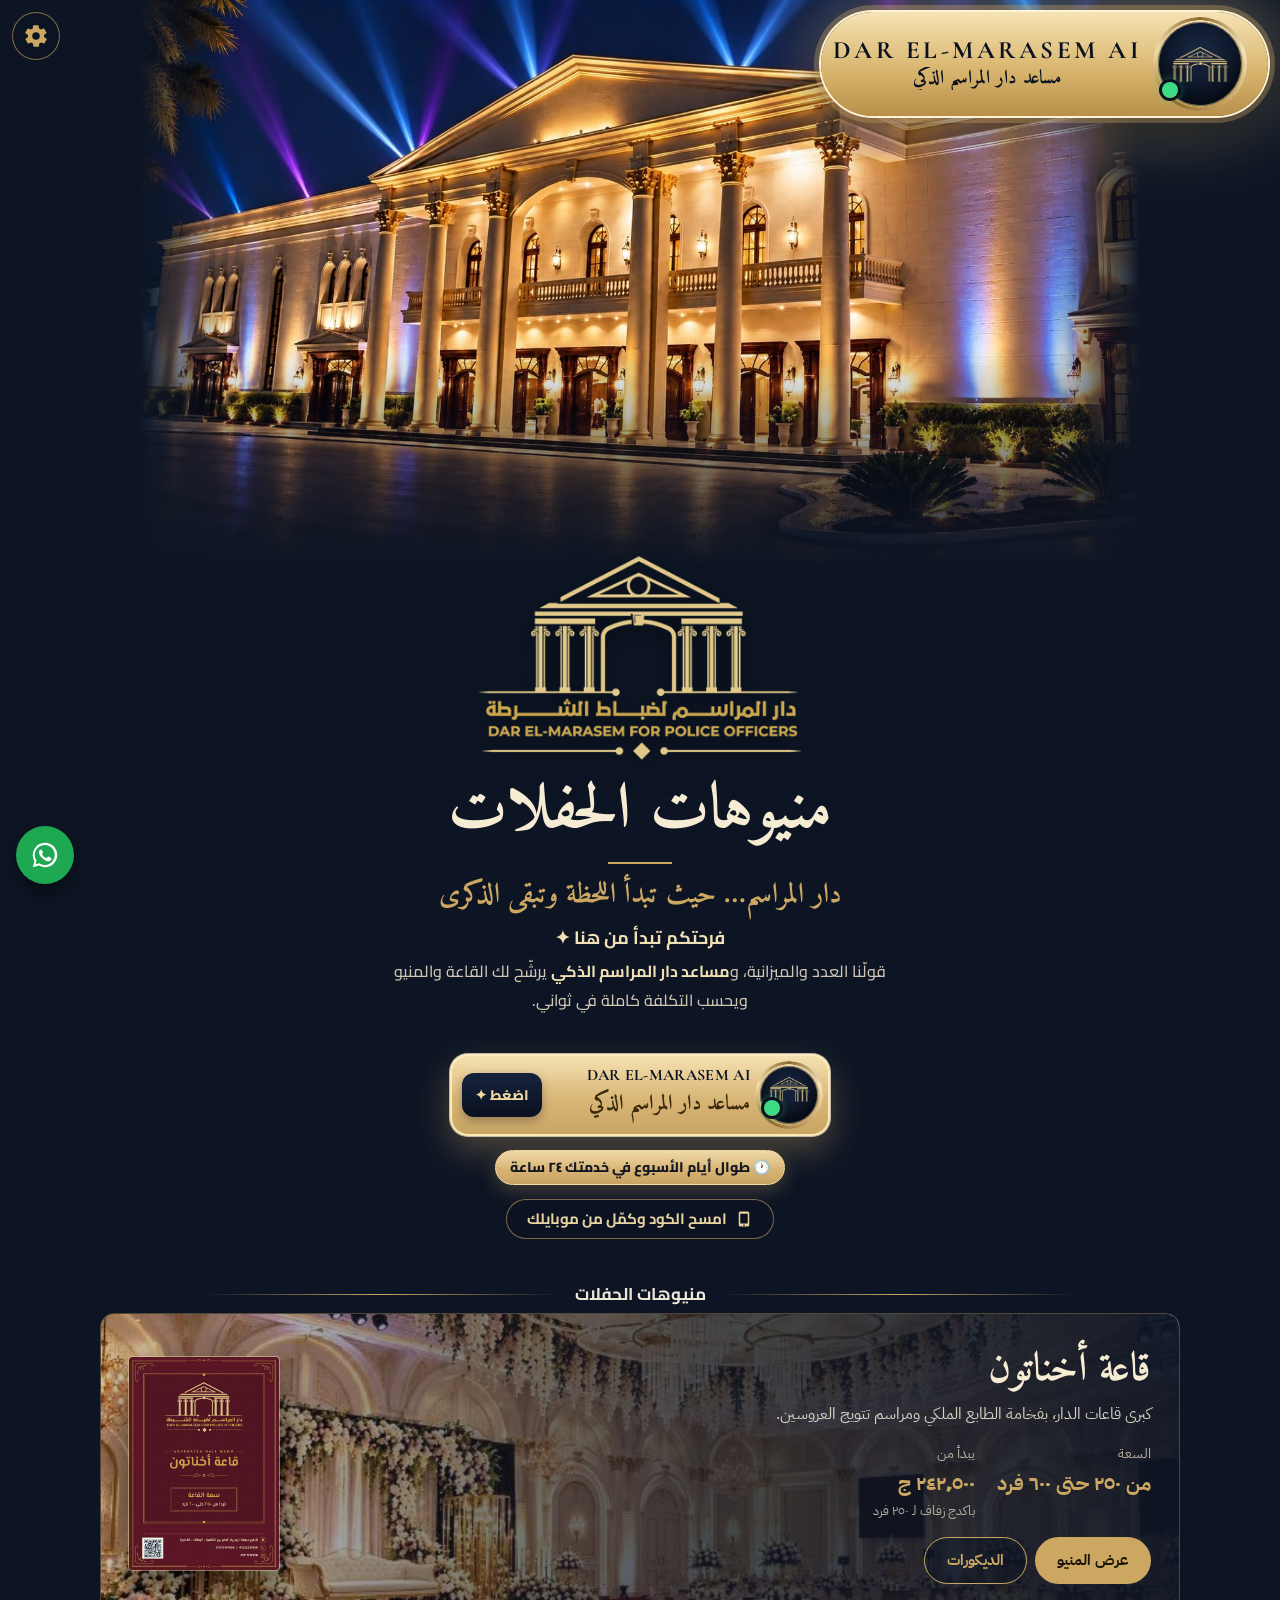
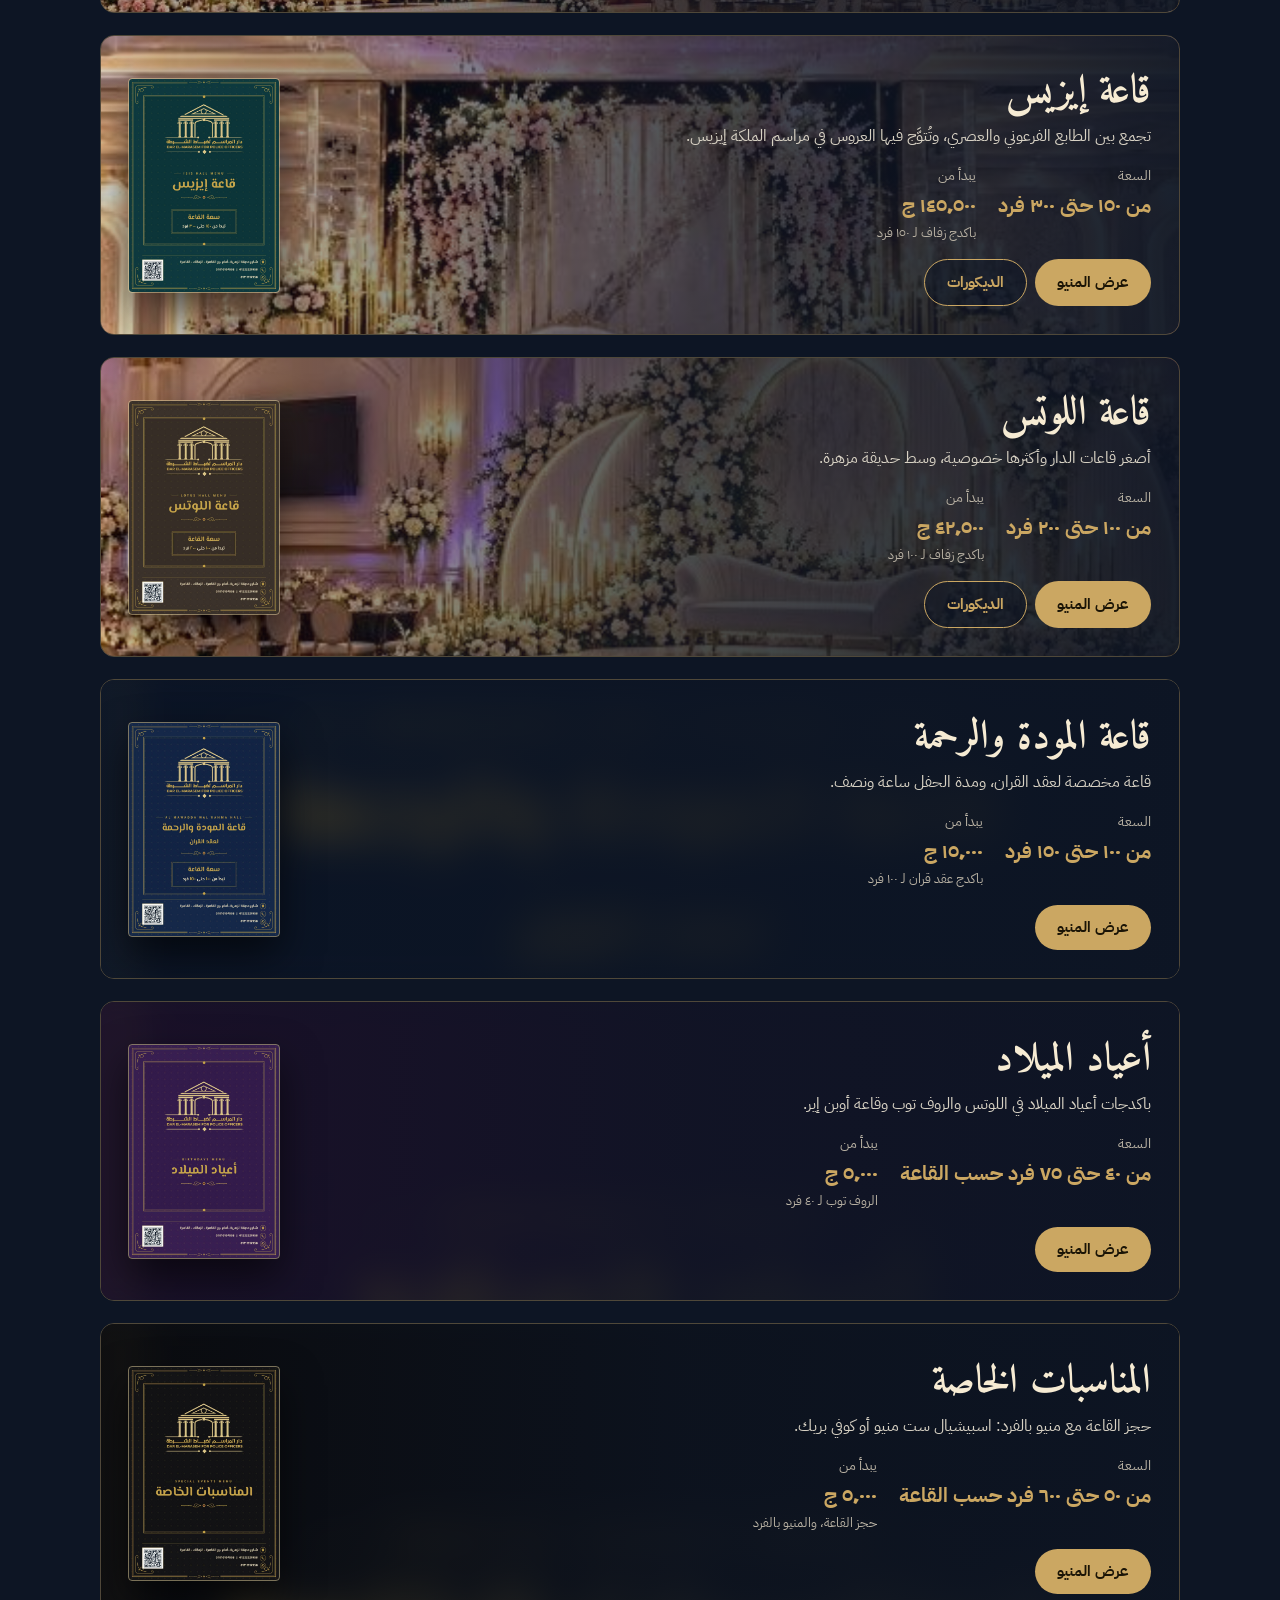
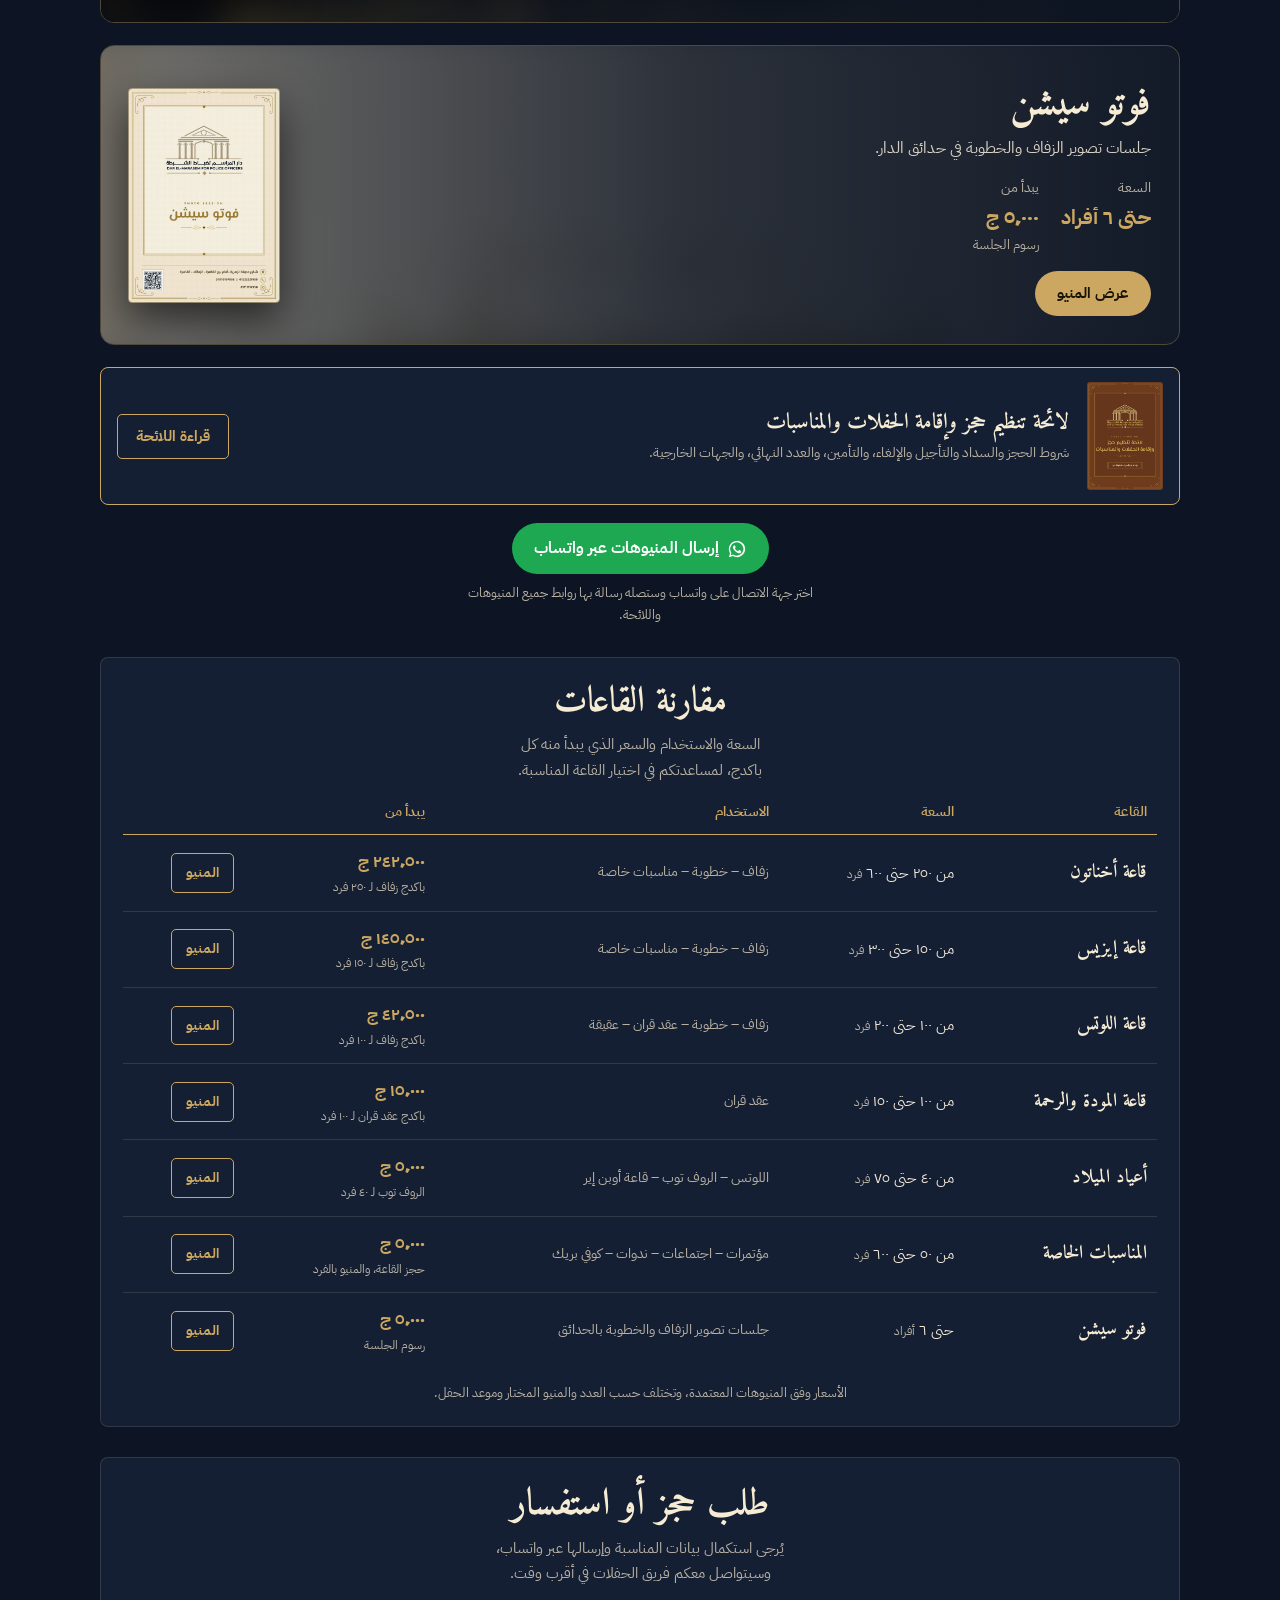
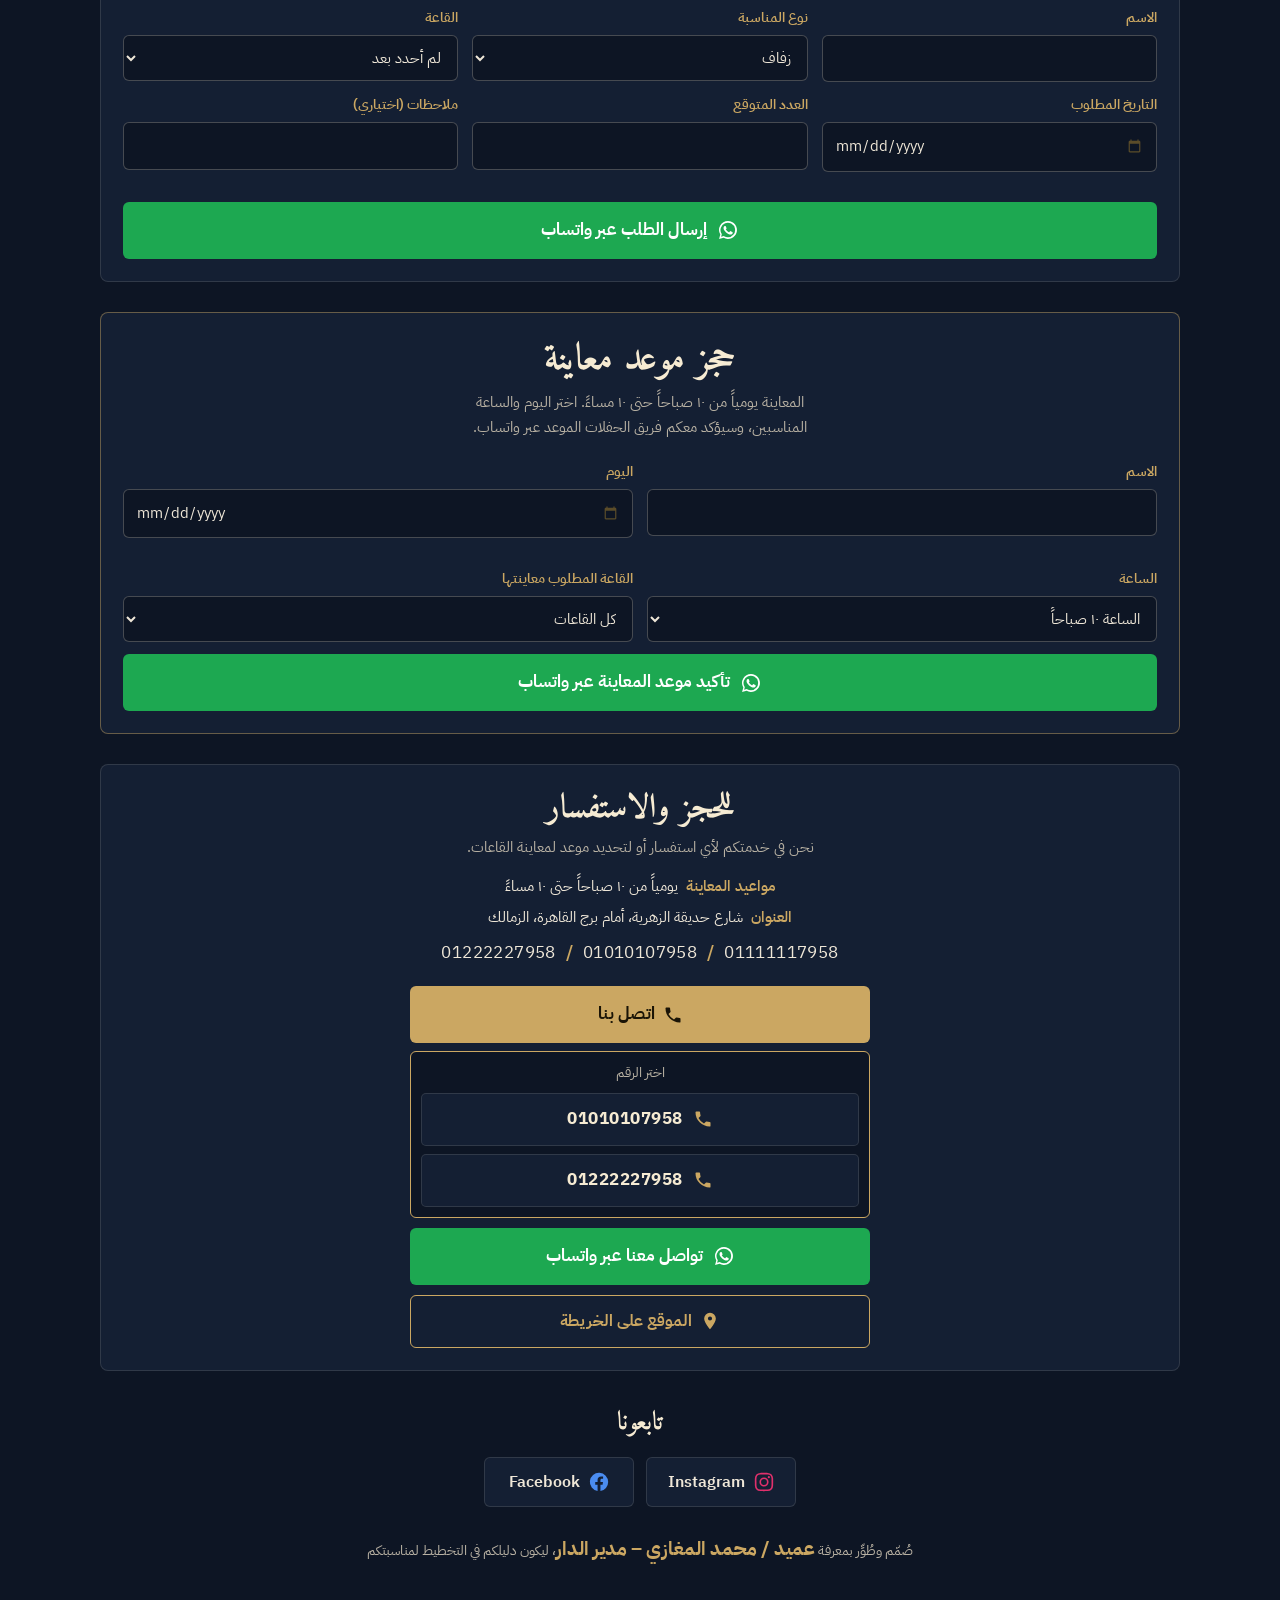
<file: index.html>
<!doctype html>
<html lang="ar" dir="rtl">
<head>
<meta charset="utf-8">
<meta name="viewport" content="width=device-width,initial-scale=1,viewport-fit=cover">
<meta name="description" content="منيوهات قاعات ومناسبات دار المراسم لضباط الشرطة – الجزيرة، الزمالك">
<meta property="og:title" content="منيوهات دار المراسم لضباط الشرطة">
<meta property="og:image" content="hero.jpg">
<link rel="icon" href="logo.png">
<title>منيوهات دار المراسم</title>
<link rel="preconnect" href="https://fonts.googleapis.com">
<link rel="preconnect" href="https://fonts.gstatic.com" crossorigin>
<link rel="stylesheet" href="https://fonts.googleapis.com/css2?family=Amiri:wght@400;700&family=Cairo:wght@400;600;700&family=IBM+Plex+Sans+Arabic:wght@400;500;600;700&display=swap">
<style>
/* Layout: the house at night as the opening band, then one row per hall (its cover + a clear "view menu" action), a WhatsApp booking line, and a page-by-page reader tinted in the hall's colour. Single dark look, after the facade lit at night. */
:root{
  --night:#0D1524; --night-2:#141F33; --night-3:#1B2840; --stone:#EFE7D8; --stone-dim:#B8B1A3; --brass:#CBA762; --brass-deep:#A8853F; --line:rgba(239,231,216,.13);
  --wa:#1DA851; --wa-deep:#168A42;
  --display:"Amiri","Noto Naskh Arabic","Times New Roman",serif;
  --text:"IBM Plex Sans Arabic","Segoe UI",Tahoma,sans-serif;
  color-scheme:dark;
}
*{box-sizing:border-box}
html{scroll-behavior:smooth}
body{margin:0;background:var(--night);color:var(--stone);font-family:var(--text);font-size:16px;line-height:1.7;direction:rtl}
a{color:inherit}
:focus-visible{outline:2px solid var(--brass);outline-offset:3px}

/* opening band */
.hero{position:relative}
.hero .ph{position:relative;width:100%;max-width:1000px;margin:0 auto;aspect-ratio:1600/902;background:#0b1220 url(hero.jpg) center/100% 100% no-repeat}
@media(min-width:1001px){.hero .ph:before{content:'';position:absolute;inset:0;z-index:1;background:linear-gradient(90deg,var(--night) 0%,rgba(13,21,36,0) 9%,rgba(13,21,36,0) 91%,var(--night) 100%)}}
.hero .ph:after{content:"";position:absolute;inset:0;background:linear-gradient(0deg,var(--night) 0%,rgba(13,21,36,0) 38%)}
.hero .in{position:relative;z-index:1;max-width:1120px;margin:-14px auto 0;padding-inline:20px;padding-block:0 18px;display:flex;flex-direction:column;align-items:center;text-align:center}
.hero img{width:clamp(250px,66vw,330px);height:auto;margin-bottom:12px;filter:drop-shadow(0 6px 16px rgba(0,0,0,.6))}
.hero h1{font-family:var(--display);font-weight:700;font-size:clamp(42px,10vw,64px);line-height:1.2;margin:0;color:#F6EBD3;text-wrap:balance;position:relative;padding-bottom:14px}
.hero h1:after{content:'';position:absolute;bottom:0;left:50%;width:64px;height:2px;margin-left:-32px;background:var(--brass)}
.hero .tag{font-family:var(--display);font-weight:700;color:var(--brass);font-size:clamp(20px,2.6vw,28px);margin:12px 0 0;line-height:1.4}

.wrap{max-width:1120px;margin:0 auto;padding-inline:20px;padding-block:8px 40px}
.lead{margin:18px 0 22px;color:var(--stone-dim);font-size:16px;max-width:60ch}

/* hall banners: the hall photo as the band, its menu cover at the side */
.mh{display:flex;align-items:center;gap:16px;margin:40px 0 28px;color:var(--brass);font:700 clamp(26px,5vw,32px)/1.3 var(--display)}.mh:before,.mh:after{content:"";flex:1;height:1px;background:linear-gradient(90deg,transparent,var(--brass),transparent)}
.halls{list-style:none;margin:0;padding:0}
.bn{position:relative;display:grid;grid-template-columns:minmax(0,1fr) auto;gap:24px;align-items:end;min-height:300px;padding:28px;margin-bottom:22px;border-radius:14px;overflow:hidden;isolation:isolate;border:1px solid rgba(203,167,98,.35)}
.bn .bg{position:absolute;inset:0;z-index:-2;width:100%;height:100%;object-fit:cover;display:block}.bn .bg.bl{filter:blur(18px) brightness(.55);transform:scale(1.2)}
.bn:after{content:"";position:absolute;inset:0;z-index:-1;background:linear-gradient(270deg,rgba(13,21,36,.95) 0%,rgba(13,21,36,.75) 45%,rgba(13,21,36,.15) 100%)}
.bn .cv{width:150px;height:auto;aspect-ratio:1100/1560;object-fit:cover;display:block;border-radius:3px;box-shadow:0 18px 40px rgba(0,0,0,.6);outline:1px solid rgba(234,215,164,.5);grid-column:2;grid-row:1;align-self:center;cursor:pointer}
.bn .tx{grid-column:1;grid-row:1;max-width:520px}
.bn h3{font:700 40px/1.25 var(--display);color:#F6EBD3;margin:0}.bn .d{color:#D8D2C4;margin:6px 0 14px;font-size:16px;line-height:1.7}
.bn .m{display:flex;gap:22px;flex-wrap:wrap;margin-bottom:16px;font-size:14px;color:var(--stone-dim)}.bn .m b{display:block;color:var(--brass);font-size:20px}.bn .m small{display:block;font-size:12.5px}
.bn .bt{display:flex;gap:8px;flex-wrap:wrap}
.bn .go,.bn .dec{display:inline-flex;align-items:center;border-radius:40px;padding:10px 22px;font-weight:700;font-size:15px;text-decoration:none}
.bn .go{background:var(--brass);color:#1A1406}.bn .go:hover{background:#D9B873}
.bn .dec{background:rgba(13,21,36,.5);border:1px solid var(--brass);color:var(--brass)}.bn .dec:before{display:none}.bn .dec:hover{background:var(--brass);color:#1A1406}
@media(max-width:700px){.bn{grid-template-columns:1fr;min-height:0;padding:20px;align-items:start}.bn .cv{grid-column:1;grid-row:1;justify-self:start;width:110px}.bn .tx{grid-row:2}.bn:after{background:linear-gradient(0deg,rgba(13,21,36,.97) 0%,rgba(13,21,36,.8) 55%,rgba(13,21,36,.3) 100%)}.bn h3{font-size:32px}}
.rules{margin-top:22px;display:grid;grid-template-columns:76px minmax(0,1fr) auto;gap:18px;align-items:center;padding:14px 16px;border-radius:8px;background:var(--night-2);border:1px solid var(--brass);text-decoration:none}
.rules:hover{background:var(--night-2)}
.rules img{width:76px;height:auto;aspect-ratio:1100/1560;object-fit:cover;border-radius:3px;display:block}
.rules .rtx{display:flex;flex-direction:column;gap:4px;min-width:0}
.rules b{font-family:var(--display);font-weight:700;font-size:22px;line-height:1.35;color:#F6EBD3}
.rules .rtx span{color:var(--stone-dim);font-size:14px;line-height:1.6}
.rules .go{display:inline-flex;align-items:center;background:transparent;color:var(--brass);border:1px solid var(--brass);font-weight:700;font-size:14.5px;padding:9px 18px;border-radius:5px;white-space:nowrap}
.rules .go:hover{background:var(--brass);color:#1A1406}
@media(max-width:620px){.rules{grid-template-columns:76px minmax(0,1fr)}.rules .go{grid-column:1/-1;justify-content:center}}
/* request form */
.req{margin-top:30px;padding:22px;border-radius:8px;background:var(--night-2);border:1px solid var(--line)}
.req h2{font-family:var(--display);font-weight:700;font-size:clamp(30px,6vw,38px);margin:0;line-height:1.3;color:#F6EBD3;text-align:center}
.req .rqs{margin:6px auto 20px;color:var(--stone-dim);font-size:15px;text-align:center;max-width:52ch;text-wrap:balance}
#reqForm{display:grid;grid-template-columns:repeat(3,minmax(0,1fr));gap:12px 14px}
#reqForm .f{display:flex;flex-direction:column;gap:5px;min-width:0}
#reqForm .f span{font-size:13.5px;color:var(--brass);font-weight:600}
#reqForm input,#reqForm select{font:inherit;font-size:15px;color:var(--stone);background:var(--night);border:1px solid rgba(239,231,216,.25);border-radius:6px;padding:10px 12px;min-height:44px;width:100%}
#reqForm input:focus,#reqForm select:focus{outline:none;border-color:var(--brass)}
#reqForm .wide{grid-column:1/-1}
#reqForm .err{grid-column:1/-1;margin:0;color:#F2A49B;font-size:14px}
@media(max-width:760px){#reqForm{grid-template-columns:1fr 1fr}}
@media(max-width:480px){#reqForm{grid-template-columns:1fr}}
.info{list-style:none;margin:14px 0 0;padding:0;display:grid;gap:6px}
.info li{display:flex;gap:10px;font-size:14.5px}.info b{color:var(--brass);font-weight:600;white-space:nowrap}.info span{color:var(--stone)}
.acts{display:flex;flex-direction:column;gap:10px}
.map{display:inline-flex;align-items:center;justify-content:center;gap:8px;border:1px solid var(--brass);color:var(--brass);font-weight:700;font-size:16px;padding:12px 22px;border-radius:6px;text-decoration:none;white-space:nowrap}
.map:hover{background:var(--brass);color:#1A1406}
@media(max-width:620px){.acts{width:100%}.map{width:100%}}
#visForm{display:grid;grid-template-columns:repeat(2,minmax(0,1fr));gap:12px 14px}
#visForm .f{display:flex;flex-direction:column;gap:5px;min-width:0}
#visForm .f>span{font-size:13.5px;color:var(--brass);font-weight:600}
#visForm input,#visForm select{font:inherit;font-size:15px;color:var(--stone);background:var(--night);border:1px solid rgba(239,231,216,.25);border-radius:6px;padding:10px 12px;min-height:44px;width:100%}
#visForm input:focus,#visForm select:focus{outline:none;border-color:var(--brass)}
#visForm .wide,#visForm .err{grid-column:1/-1}#visForm .err{margin:0;color:#F2A49B;font-size:14px}
@media(max-width:480px){#visForm{grid-template-columns:1fr}}
input[type=date]{color-scheme:dark;cursor:pointer}
input[type=date]::-webkit-calendar-picker-indicator{filter:invert(72%) sepia(35%) saturate(500%) hue-rotate(5deg);cursor:pointer;opacity:1}
.dn{color:var(--stone-dim);font-size:13px;min-height:1em}
.vis{border-color:rgba(203,167,98,.45)}
a.tel{text-decoration:none;color:var(--stone)}a.tel:hover{color:var(--brass)}
.call{display:inline-flex;align-items:center;justify-content:center;gap:8px;background:var(--brass);color:#1A1406;font-weight:700;font-size:17px;padding:14px 22px;border-radius:6px;text-decoration:none;white-space:nowrap}
.call:hover{background:#D9B873}
.calls{display:flex;flex-direction:column;gap:8px}.calls .call{font:inherit;font-weight:700;font-size:17px;border:0;cursor:pointer;width:100%}.call[aria-expanded=true]{background:#D9B873}.clist{display:grid;gap:8px;padding:10px;border:1px solid var(--brass);border-radius:6px;background:var(--night)}.clist .ch{text-align:center;color:var(--stone-dim);font-size:13.5px}.clist a{display:flex;align-items:center;justify-content:center;gap:10px;padding:11px 14px;border-radius:5px;background:var(--night-2);border:1px solid var(--line);color:#F6EBD3;text-decoration:none;font-weight:700;font-size:17px;letter-spacing:.5px;font-variant-numeric:tabular-nums}.clist a svg{color:var(--brass)}.clist a:hover{border-color:var(--brass)}
@media(max-width:620px){.calls{width:100%}}
.social{margin-top:30px;text-align:center}
.social h2{font-family:var(--display);font-weight:700;font-size:26px;margin:0 0 12px;color:#F6EBD3}
.soc{display:flex;justify-content:center;gap:12px;flex-wrap:wrap}
.soc a{display:inline-flex;align-items:center;gap:8px;padding:11px 20px;border-radius:6px;border:1px solid var(--line);background:var(--night-2);color:var(--stone);text-decoration:none;font-weight:600;font-size:15.5px;min-width:150px;justify-content:center}
.soc a.ig svg{color:#E1306C}.soc a.fb svg{color:#4A8CF0}
.soc a:hover{border-color:var(--brass);color:#F6EBD3}
.cmp{margin-top:30px;padding:22px;border-radius:8px;background:var(--night-2);border:1px solid var(--line)}
.cmp h2{font-family:var(--display);font-weight:700;font-size:clamp(28px,6vw,36px);margin:0;line-height:1.3;color:#F6EBD3;text-align:center}
.cmp .rqs{margin:6px auto 18px;color:var(--stone-dim);font-size:15px;text-align:center;max-width:52ch;text-wrap:balance}
.cmp table{width:100%;border-collapse:collapse;font-size:14.5px}
.cmp thead th{color:var(--brass);font-weight:600;font-size:13.5px;text-align:right;padding:0 10px 10px;border-bottom:1px solid var(--brass)}
.cmp tbody tr{border-bottom:1px solid var(--line)}.cmp tbody tr:last-child{border-bottom:0}
.cmp tbody th,.cmp td{padding:13px 10px;text-align:right;vertical-align:middle}
.cmp tbody th{font-family:var(--display);font-size:19px;font-weight:700;color:#F6EBD3;white-space:nowrap}
.cmp td.c{color:var(--stone);white-space:nowrap}.cmp td small,.cmp td.c small{display:block;color:var(--stone-dim);font-size:12px}
.cmp td.c small{display:inline;margin-right:4px}
.cmp td.u{color:var(--stone-dim);font-size:13.5px}
.cmp td.pr b{display:block;color:var(--brass);font-size:17px;white-space:nowrap;font-variant-numeric:tabular-nums}
.cmp .go2{display:inline-block;padding:7px 14px;border:1px solid var(--brass);border-radius:5px;color:var(--brass);text-decoration:none;font-weight:700;font-size:14px;white-space:nowrap}
.cmp .go2:hover{background:var(--brass);color:#1A1406}
.cmp .cn{margin:14px 0 0;text-align:center;color:var(--stone-dim);font-size:13px}
.sr{position:absolute;width:1px;height:1px;overflow:hidden;clip:rect(0 0 0 0)}
@media(max-width:700px){.cmp{padding:18px 14px}.cmp thead{display:none}.cmp table,.cmp tbody{display:block}
.cmp tbody tr{display:grid;grid-template-columns:minmax(0,1fr) auto;grid-template-areas:"n p" "c p" "u v";gap:2px 12px;padding:13px 0}
.cmp tbody th{grid-area:n;padding:0;font-size:19px}.cmp td{padding:0}.cmp td.c{grid-area:c;font-size:14px}.cmp td.c::before{content:"السعة: ";color:var(--brass)}
.cmp td.u{grid-area:u;font-size:13px}.cmp td.pr{grid-area:p;text-align:left;align-self:center}.cmp td.pr small{max-width:15ch;margin-right:auto;text-align:left;font-size:11.5px}.cmp td.pr b::before{content:"يبدأ من ";font-size:11.5px;color:var(--stone-dim);font-weight:400}
.cmp td.v{grid-area:v;align-self:end;text-align:left}.cmp .go2{padding:5px 12px;font-size:13px}}
.btns{display:flex;flex-wrap:wrap;gap:8px;align-items:center;margin-top:8px}.btns .go{margin-top:0}
.dec{display:inline-flex;align-items:center;gap:6px;color:var(--brass);border:1px solid var(--brass);font-weight:700;font-size:14px;padding:6px 14px;border-radius:5px;text-decoration:none;white-space:nowrap}
.dec::before{content:"";width:8px;height:8px;border-radius:50%;background:var(--brass)}
.dec:hover{background:var(--brass);color:#1A1406}
a.home-btn{text-align:center;text-decoration:none;box-sizing:border-box}.dec-r{background:var(--brass)!important;color:#1A1406!important}.dec-r[hidden]{display:none}
/* decor view */
#decorV .bar button{font:inherit;font-size:14.5px;font-weight:600;color:var(--stone);background:rgba(0,0,0,.3);border:1px solid rgba(239,231,216,.35);border-radius:5px;padding:7px 14px;cursor:pointer;flex:none}
.dv{max-width:1100px;margin:0 auto;padding:0 16px 40px}
.dh{margin:0 -16px;padding:30px 20px 22px;text-align:center;background:linear-gradient(180deg,var(--hall) 0%,color-mix(in srgb,var(--hall) 35%,var(--night)) 100%);border-bottom:1px solid var(--brass)}
.den{display:block;letter-spacing:.42em;font-size:12px;color:var(--brass);font-weight:600}
.dh h1{font-family:var(--display);font-size:clamp(38px,9vw,56px);margin:4px 0 4px;color:#F6EBD3;line-height:1.2}
.dcap{display:flex;justify-content:center;flex-wrap:wrap;gap:8px;margin:12px 0 0}
.dcap div{border:1px solid rgba(203,167,98,.55);border-radius:30px;padding:6px 14px;display:flex;gap:8px;background:rgba(0,0,0,.22)}
.dcap dt{color:var(--brass);font-weight:600;font-size:13px}.dcap dd{margin:0;color:#F6EBD3;font-size:13.5px;font-weight:600}
.gnav{position:sticky;top:calc(env(safe-area-inset-top,0px) + 56px);z-index:6;display:flex;gap:8px;overflow-x:auto;margin:0 -16px;padding:10px 16px;background:rgba(13,21,36,.94);backdrop-filter:blur(6px);border-bottom:1px solid var(--line);scrollbar-width:none}
.gnav::-webkit-scrollbar{display:none}
.gnav a{flex:none;font-size:14px;font-weight:700;color:var(--stone);text-decoration:none;border:1px solid var(--line);border-radius:30px;padding:7px 14px;background:var(--night-2);white-space:nowrap}
.gnav a:hover{border-color:var(--brass);color:var(--brass)}
.gs{padding-top:26px;scroll-margin-top:120px}
.gs header{display:flex;align-items:center;gap:10px;flex-wrap:wrap;margin-bottom:12px}
.gs h2{font-family:var(--display);font-size:27px;margin:0;color:#F6EBD3;line-height:1.2}
.gp{font-size:13px;font-weight:700;color:#1A1406;background:var(--brass);border-radius:30px;padding:3px 12px;white-space:nowrap}
.gp.inc{background:transparent;color:var(--brass);border:1px solid var(--brass)}
.gc{margin-inline-start:auto;color:var(--stone-dim);font-size:13px}
.gn{margin:-6px 0 12px;color:var(--stone-dim);font-size:13.5px}
.gg{display:grid;grid-template-columns:repeat(2,minmax(0,1fr));gap:8px}
@media(min-width:700px){.gg{grid-template-columns:repeat(4,minmax(0,1fr));gap:12px}}
.gg.one{grid-template-columns:minmax(0,520px)}
.gload{grid-column:1/-1;height:160px;border-radius:8px;background:linear-gradient(90deg,var(--night-2),#1b2740,var(--night-2));background-size:200% 100%;animation:sh 1.2s infinite linear}
@keyframes sh{to{background-position:-200% 0}}
.gi{position:relative;display:block;padding:0;border:0;border-radius:8px;overflow:hidden;background:#fff;cursor:zoom-in;aspect-ratio:4/3}
.gi img{width:100%;height:100%;object-fit:cover;display:block;transition:transform .25s}
.gi:hover img{transform:scale(1.04)}
.gi span{position:absolute;top:6px;right:6px;min-width:26px;height:22px;padding:0 6px;border-radius:11px;background:rgba(13,21,36,.82);color:#F6EBD3;font-size:12px;font-weight:700;display:flex;align-items:center;justify-content:center}
.gg.one .gi{aspect-ratio:auto}.gg.one .gi img{height:auto;object-fit:contain}
.clip .xtra{display:none}
.gmore{grid-column:1/-1;font:inherit;font-size:15px;font-weight:700;color:var(--brass);background:transparent;border:1px solid var(--brass);border-radius:6px;padding:11px;cursor:pointer;display:none}
.clip .gmore{display:block}.gmore:hover{background:var(--brass);color:#1A1406}
.lb{position:fixed;inset:0;z-index:100;background:rgba(5,9,16,.97);display:flex;flex-direction:column;padding:env(safe-area-inset-top,0) 0 env(safe-area-inset-bottom,0)}
.lb[hidden]{display:none}
.lbt{display:flex;align-items:center;gap:10px;padding:12px 14px;color:#F6EBD3}
.lbx{font:inherit;font-size:18px;width:40px;height:40px;border-radius:50%;border:1px solid rgba(239,231,216,.35);background:transparent;color:#F6EBD3;cursor:pointer;flex:none}
.lbh{font-family:var(--display);font-size:19px;flex:1;min-width:0;white-space:nowrap;overflow:hidden;text-overflow:ellipsis}
.lbc{color:var(--brass);font-weight:700;font-size:14px;white-space:nowrap}
.lbs{flex:1;min-height:0;display:flex;align-items:center;justify-content:center;position:relative;padding:0 8px}
.lbi{max-width:100%;max-height:100%;object-fit:contain;border-radius:6px;background:#fff}
.lbn{position:absolute;top:50%;transform:translateY(-50%);width:44px;height:44px;border-radius:50%;border:0;background:rgba(13,21,36,.75);color:#F6EBD3;font-size:28px;line-height:1;cursor:pointer}
.lbprev{right:10px}.lbnext{left:10px}
.lbn[hidden]{display:none}
.lbw{margin:12px 16px 16px;justify-content:center}
.edbar{display:flex;align-items:center;gap:10px;flex-wrap:wrap;margin:14px 0 0;padding:10px 12px;border:1px dashed var(--brass);border-radius:8px}
.edbar button{font:inherit;font-size:14px;font-weight:700;border-radius:6px;padding:8px 14px;cursor:pointer;border:1px solid var(--brass);background:transparent;color:var(--brass)}
#edSave{background:var(--brass);color:#1A1406}
#edMsg{color:var(--stone-dim);font-size:13px;flex:1}
.gw{position:relative;min-width:0}
.gw .gi{width:100%}
.ged{display:flex;gap:4px;margin-top:4px}
.ged button{flex:1;font:inherit;font-size:13px;padding:6px 0;border-radius:5px;border:1px solid var(--line);background:var(--night-2);color:var(--stone);cursor:pointer}
.ged .gdel{color:#F2A49B;border-color:rgba(242,164,155,.4)}
.editing .gi{cursor:default}
.gadd{display:inline-flex;align-items:center;font-size:14px;font-weight:700;color:#1A1406;background:var(--brass);border-radius:30px;padding:6px 14px;cursor:pointer;white-space:nowrap}
.greset{grid-column:1/-1;font:inherit;font-size:13.5px;color:var(--stone-dim);background:transparent;border:1px solid var(--line);border-radius:6px;padding:8px;cursor:pointer}
.gempty{grid-column:1/-1;margin:0;padding:26px 12px;text-align:center;color:var(--stone-dim);border:1px dashed var(--line);border-radius:8px;font-size:14px}
.setbtn{position:absolute;top:calc(env(safe-area-inset-top,0px) + 12px);left:12px;z-index:20;width:48px;height:48px;border-radius:50%;display:flex;align-items:center;justify-content:center;color:var(--brass);background:rgba(13,21,36,.7);border:1px solid rgba(203,167,98,.6);cursor:pointer;backdrop-filter:blur(4px)}
.setbtn:hover{background:var(--brass);color:#1A1406}
#home{position:relative}
.setm{position:fixed;inset:0;z-index:120;background:rgba(5,9,16,.82);display:flex;align-items:center;justify-content:center;padding:16px}
.setm[hidden]{display:none}
.setc{position:relative;width:100%;max-width:400px;background:var(--night-2);border:1px solid var(--brass);border-radius:10px;padding:22px 20px}
.setc h2{font-family:var(--display);font-size:28px;margin:0 0 14px;color:#F6EBD3;text-align:center}
.setx{position:absolute;top:12px;left:12px;width:36px;height:36px;font-size:15px}
#setLock{display:flex;flex-direction:column;gap:8px}#setLock[hidden],#setPanel[hidden]{display:none}
#setLock label{color:var(--brass);font-weight:600;font-size:14px}
#setLock input{font:inherit;font-size:20px;letter-spacing:.3em;text-align:center;color:var(--stone);background:var(--night);border:1px solid rgba(239,231,216,.25);border-radius:6px;padding:10px;direction:ltr}
#setLock input:focus{outline:none;border-color:var(--brass)}
#setLock .err{margin:0;color:#F2A49B;font-size:14px;text-align:center}
#setLock button,.setl button{font:inherit;font-weight:700;font-size:16px;border-radius:6px;padding:12px;cursor:pointer;background:var(--brass);color:#1A1406;border:0}
.setd{margin:0 0 14px;color:var(--stone-dim);font-size:14px;text-align:center;line-height:1.8}
.setl{display:flex;flex-direction:column;gap:10px}
.setout{display:block;width:100%;margin-top:14px;font:inherit;font-size:14px;color:var(--stone-dim);background:transparent;border:1px solid var(--line);border-radius:6px;padding:9px;cursor:pointer}
.gi{background:#0b111d!important}
.gcode{position:absolute;left:50%;bottom:8px;transform:translateX(-50%);font-family:var(--text);font-size:15px;font-weight:700;letter-spacing:.06em;color:#1A1406;background:var(--brass);padding:3px 12px;border-radius:30px;box-shadow:0 2px 8px rgba(0,0,0,.45);white-space:nowrap}
.lbk{margin:10px 16px 0;text-align:center;color:var(--stone);font-size:15px}
.lbk b{font-family:var(--text);font-size:22px;font-weight:700;letter-spacing:.06em;color:var(--brass);margin-inline-start:6px}
.lbk[hidden]{display:none}
.rtools{display:flex;gap:10px;justify-content:center;align-items:center;flex-wrap:wrap;padding:12px 16px 0;max-width:820px;margin:0 auto}
.rtools button{display:inline-flex;align-items:center;gap:8px;font:inherit;font-size:15px;font-weight:700;color:var(--brass);background:var(--night-2);border:1px solid var(--brass);border-radius:30px;padding:9px 18px;cursor:pointer}
.rtools button:hover{background:var(--brass);color:#1A1406}.rtools button:disabled{opacity:.6;cursor:wait}
#rMsg{flex-basis:100%;text-align:center;color:var(--stone-dim);font-size:13px;min-height:0}#rMsg:empty{display:none}
@media print{
  @page{size:A4;margin:0}
  body.printing *{visibility:hidden!important}
  body.printing{background:#fff!important}
  body.printing #reader,body.printing #reader .pages,body.printing #reader .pages img{visibility:visible!important}
  body.printing #reader{position:absolute;inset:0;padding:0;margin:0}
  body.printing #reader .bar,body.printing .rtools,body.printing .rend,body.printing .fab{display:none!important}
  body.printing #reader .pages{display:block!important;padding:0!important;margin:0!important;max-width:none!important;gap:0!important}
  body.printing #reader .pages img{display:block;width:100%!important;height:296mm!important;object-fit:contain;max-width:none!important;margin:0!important;border:0!important;box-shadow:none!important;border-radius:0!important;page-break-after:always;break-after:page}
}
.wab{display:inline-flex;align-items:center;gap:8px;font:inherit;font-weight:700;color:#fff!important;background:var(--wa)!important;border:0!important;border-radius:30px;cursor:pointer}
.wab svg{width:20px;height:20px}
.rtools .wab{font-size:15px;padding:9px 18px}
.shareall{margin-top:18px;text-align:center}
.shareall .wab{font-size:16px;padding:12px 22px}
.shareall p{margin:8px auto 0;color:var(--stone-dim);font-size:13px;max-width:46ch}
.dprice{margin-top:34px;border:1px solid var(--line);border-radius:8px;background:var(--night-2);padding:0 16px}
.dprice summary{cursor:pointer;list-style:none;padding:16px 0;font-family:var(--display);font-size:22px;color:#F6EBD3;display:flex;justify-content:space-between;align-items:center}
.dprice summary::-webkit-details-marker{display:none}
.dprice summary::after{content:"+";color:var(--brass);font-size:26px}.dprice[open] summary::after{content:"−"}
.dtabs{display:flex;gap:8px;overflow-x:auto;padding:2px 0 10px;scrollbar-width:none}
.dtabs::-webkit-scrollbar{display:none}
.dt{font:inherit;flex:none;font-size:14px;font-weight:700;color:var(--stone);background:var(--night);border:1px solid var(--line);border-radius:30px;padding:8px 15px;cursor:pointer}
.dt.on{background:var(--brass);color:#1A1406;border-color:var(--brass)}
.dl{list-style:none;margin:4px 0 0;padding:0}
.dl li{display:flex;align-items:baseline;gap:10px;padding:12px 2px;border-bottom:1px solid var(--line)}
.dn2{display:flex;flex-direction:column;min-width:0;flex:0 1 auto}.dn2 b{color:#F6EBD3;font-weight:600;font-size:15px}.dn2 small{color:var(--stone-dim);font-size:12.5px;margin-top:2px}
.dot{flex:1;border-bottom:1px dotted rgba(203,167,98,.45);min-width:16px;transform:translateY(-4px)}
.dp{color:var(--brass);font-weight:700;font-size:15px;white-space:nowrap}
.dnote{margin:12px 0 16px;text-align:center;color:var(--stone-dim);font-size:13px}
.dend{margin-top:22px;display:flex;flex-direction:column;gap:12px}
.dgo{display:block;text-align:center;background:var(--brass);color:#1A1406;font-weight:700;font-size:16px;padding:13px;border-radius:6px;text-decoration:none}
.dend .home-btn{max-width:none;margin:0}
/* booking */
.book{margin-top:30px;padding:22px;border-radius:8px;background:var(--night-2);border:1px solid var(--line);display:grid;grid-template-columns:minmax(0,1fr) auto;gap:18px;align-items:center}
.book{grid-template-columns:1fr!important;text-align:center}.book .acts{width:100%;max-width:460px;margin:0 auto}.book .info li{justify-content:center;flex-wrap:wrap;gap:2px 8px}.book h2{font-size:clamp(28px,6vw,34px)!important}@media(max-width:620px){.book .info li{flex-direction:column;align-items:center}}.book .tels{justify-content:center}
.book h2{font-family:var(--display);font-weight:700;font-size:26px;margin:0;line-height:1.3;color:#F6EBD3}
.book p{margin:4px 0 0;color:var(--stone-dim);font-size:14.5px}
.tels{display:flex;flex-wrap:wrap;align-items:baseline;gap:6px 10px;margin-top:10px}.tels .sep{color:var(--brass);font-size:17px;font-weight:600}
.tel{font-size:16.5px;color:var(--stone);font-variant-numeric:tabular-nums;letter-spacing:.4px;direction:ltr;unicode-bidi:isolate;user-select:all}
.wa{display:inline-flex;align-items:center;justify-content:center;gap:10px;background:var(--wa);color:#fff;font-weight:700;font-size:17px;padding:14px 22px;border-radius:6px;text-decoration:none;white-space:nowrap}
.wa:hover{background:var(--wa-deep)}
.wa svg{width:22px;height:22px;flex:none}
@media(max-width:620px){.book{grid-template-columns:1fr}.wa{width:100%}}
.addr{margin-top:22px;color:var(--stone-dim);font-size:14px;text-align:center}

/* floating WhatsApp */
.fab{position:fixed;left:16px;bottom:calc(16px + env(safe-area-inset-bottom,0px));z-index:20;width:58px;height:58px;border-radius:50%;background:var(--wa);display:flex;align-items:center;justify-content:center;box-shadow:0 8px 22px rgba(0,0,0,.45)}
.fab:hover{background:var(--wa-deep)}.fab svg{width:30px;height:30px}

/* reader */
.bar{position:sticky;top:env(safe-area-inset-top,0px);z-index:10;display:flex;align-items:center;gap:12px;padding:10px 16px;background:var(--hall,#141F33);border-bottom:2px solid var(--brass)}
.bar button{font:inherit;font-size:14.5px;font-weight:600;color:var(--stone);background:rgba(0,0,0,.3);border:1px solid rgba(239,231,216,.35);border-radius:5px;padding:7px 14px;cursor:pointer;flex:none}
.home-btn{display:block;width:100%;max-width:420px;margin:0 auto 14px;font:inherit;font-size:16px;font-weight:700;color:var(--brass);background:transparent;border:1px solid var(--brass);border-radius:6px;padding:12px 18px;cursor:pointer}.home-btn:hover{background:var(--brass);color:#1A1406}
.bar h2{font-family:var(--display);font-weight:700;font-size:22px;margin:0;line-height:1.3;color:#F6EBD3;flex:1;min-width:0;white-space:nowrap;overflow:hidden;text-overflow:ellipsis}
.bar .count{color:var(--stone);opacity:.85;font-size:13.5px;font-variant-numeric:tabular-nums;white-space:nowrap}
.pages{display:flex;flex-direction:column;align-items:center;gap:14px;padding:16px 12px 8px}
.pages img{width:100%;max-width:840px;height:auto;display:block;border-radius:2px;box-shadow:0 10px 28px rgba(0,0,0,.45);background:var(--night-2)}
.rend{max-width:840px;margin:10px auto 0;padding:0 12px 96px;display:grid;gap:12px;text-align:center}
.rend .tels{justify-content:center}
@media (prefers-reduced-motion:reduce){*{transition:none!important;scroll-behavior:auto!important}}
@media(max-width:620px){}
@media(max-width:620px){.hero .tag{font-size:5.2vw!important;white-space:nowrap}}
@media(max-width:620px){.tels{flex-wrap:nowrap;gap:6px}.tels .tel{font-size:3.3vw;letter-spacing:0}.tels .sep{font-size:3.5vw}.book>div{min-width:0}}
.hall,.rules{-webkit-tap-highlight-color:transparent}.go{cursor:pointer;text-decoration:none;-webkit-tap-highlight-color:rgba(203,167,98,.25)}
.credit{text-align:center;margin:26px auto 8px;padding:0 16px;color:var(--stone-dim);font-size:14px}.credit b{color:var(--brass);font-weight:800;font-size:1.35em}
</style>
</head>
<body>


<div id="home">
<button type="button" class="setbtn" id="setBtn" aria-label="الإعدادات" title="الإعدادات"><svg viewBox="0 0 24 24" width="26" height="26" aria-hidden="true"><path fill="currentColor" d="M19.4 13a7.6 7.6 0 0 0 0-2l2.1-1.6a.5.5 0 0 0 .1-.6l-2-3.5a.5.5 0 0 0-.6-.2l-2.5 1a7.3 7.3 0 0 0-1.7-1l-.4-2.6a.5.5 0 0 0-.5-.5h-4a.5.5 0 0 0-.5.4l-.4 2.7a7.3 7.3 0 0 0-1.7 1l-2.5-1a.5.5 0 0 0-.6.2l-2 3.5a.5.5 0 0 0 .1.6L4.6 11a7.6 7.6 0 0 0 0 2l-2.1 1.6a.5.5 0 0 0-.1.6l2 3.5a.5.5 0 0 0 .6.2l2.5-1a7.3 7.3 0 0 0 1.7 1l.4 2.6a.5.5 0 0 0 .5.5h4a.5.5 0 0 0 .5-.4l.4-2.7a7.3 7.3 0 0 0 1.7-1l2.5 1a.5.5 0 0 0 .6-.2l2-3.5a.5.5 0 0 0-.1-.6zM12 15.5A3.5 3.5 0 1 1 12 8.5a3.5 3.5 0 0 1 0 7z"/></svg></button>
  <header class="hero">
    <div class="ph" role="img" aria-label="مبنى دار المراسم لضباط الشرطة ليلاً"></div>
    <div class="in">
      <img src="logo.png" alt="دار المراسم لضباط الشرطة" width="360" height="231">
      <h1>منيوهات الحفلات</h1>
      <p class="tag"><span>دار المراسم…</span> <span>حيث تبدأ اللحظة وتبقى الذكرى</span></p>
    </div>
  </header>
  <main class="wrap">
    <h2 class="mh">منيوهات الحفلات</h2>
    <ul class="halls" id="halls"></ul>
    <div class="rules">
      <img src="p/rules-01.jpg" alt="غلاف لائحة تنظيم حجز وإقامة الحفلات" width="1100" height="1560" loading="lazy">
      <span class="rtx"><b>لائحة تنظيم حجز وإقامة الحفلات والمناسبات</b><span>شروط الحجز والسداد والتأجيل والإلغاء، والتأمين، والعدد النهائي، والجهات الخارجية.</span></span>
      <a class="go" href="#rules">قراءة اللائحة</a>
    </div>
    <div class="shareall"><button type="button" id="waAll" class="wab"><span class="wai"></span><span>إرسال المنيوهات عبر واتساب</span></button><p>اختر جهة الاتصال على واتساب وستصله رسالة بها روابط جميع المنيوهات واللائحة.</p></div>
    <section class="cmp" aria-labelledby="cm">
      <h2 id="cm">مقارنة القاعات</h2>
      <p class="rqs">السعة والاستخدام والسعر الذي يبدأ منه كل باكدج، لمساعدتكم في اختيار القاعة المناسبة.</p>
      <div class="tw"><table>
        <thead><tr><th scope="col">القاعة</th><th scope="col">السعة</th><th scope="col">الاستخدام</th><th scope="col">يبدأ من</th><th scope="col"><span class="sr">المنيو</span></th></tr></thead>
        <tbody><tr><th scope="row">قاعة أخناتون</th><td class="c">من ٢٥٠ حتى ٦٠٠<small>فرد</small></td><td class="u">زفاف – خطوبة – مناسبات خاصة</td><td class="pr"><b>٢٤٢٬٥٠٠ ج</b><small>باكدج زفاف لـ ٢٥٠ فرد</small></td><td class="v"><a class="go2" href="#akhenaten">المنيو</a></td></tr><tr><th scope="row">قاعة إيزيس</th><td class="c">من ١٥٠ حتى ٣٠٠<small>فرد</small></td><td class="u">زفاف – خطوبة – مناسبات خاصة</td><td class="pr"><b>١٤٥٬٥٠٠ ج</b><small>باكدج زفاف لـ ١٥٠ فرد</small></td><td class="v"><a class="go2" href="#isis">المنيو</a></td></tr><tr><th scope="row">قاعة اللوتس</th><td class="c">من ١٠٠ حتى ٢٠٠<small>فرد</small></td><td class="u">زفاف – خطوبة – عقد قران – عقيقة</td><td class="pr"><b>٤٢٬٥٠٠ ج</b><small>باكدج زفاف لـ ١٠٠ فرد</small></td><td class="v"><a class="go2" href="#lotus">المنيو</a></td></tr><tr><th scope="row">قاعة المودة والرحمة</th><td class="c">من ١٠٠ حتى ١٥٠<small>فرد</small></td><td class="u">عقد قران</td><td class="pr"><b>١٥٬٠٠٠ ج</b><small>باكدج عقد قران لـ ١٠٠ فرد</small></td><td class="v"><a class="go2" href="#mawadda">المنيو</a></td></tr><tr><th scope="row">أعياد الميلاد</th><td class="c">من ٤٠ حتى ٧٥<small>فرد</small></td><td class="u">اللوتس – الروف توب – قاعة أوبن إير</td><td class="pr"><b>٥٬٠٠٠ ج</b><small>الروف توب لـ ٤٠ فرد</small></td><td class="v"><a class="go2" href="#birthday">المنيو</a></td></tr><tr><th scope="row">المناسبات الخاصة</th><td class="c">من ٥٠ حتى ٦٠٠<small>فرد</small></td><td class="u">مؤتمرات – اجتماعات – ندوات – كوفي بريك</td><td class="pr"><b>٥٬٠٠٠ ج</b><small>حجز القاعة، والمنيو بالفرد</small></td><td class="v"><a class="go2" href="#special">المنيو</a></td></tr><tr><th scope="row">فوتو سيشن</th><td class="c">حتى ٦<small>أفراد</small></td><td class="u">جلسات تصوير الزفاف والخطوبة بالحدائق</td><td class="pr"><b>٥٬٠٠٠ ج</b><small>رسوم الجلسة</small></td><td class="v"><a class="go2" href="#photo">المنيو</a></td></tr></tbody>
      </table></div>
      <p class="cn">الأسعار وفق المنيوهات المعتمدة، وتختلف حسب العدد والمنيو المختار وموعد الحفل.</p>
    </section>
    <section class="req" aria-labelledby="rq">
      <h2 id="rq">طلب حجز أو استفسار</h2>
      <p class="rqs">يُرجى استكمال بيانات المناسبة وإرسالها عبر واتساب، وسيتواصل معكم فريق الحفلات <span style="white-space:nowrap">في أقرب وقت.</span></p>
      <form id="reqForm" novalidate>
        <label class="f"><span>الاسم</span><input id="rqName" type="text" autocomplete="name" required></label>
        <label class="f"><span>نوع المناسبة</span><select id="rqType"><option>زفاف</option><option>خطوبة</option><option>عقد قران</option><option>عيد ميلاد</option><option>عقيقة</option><option>مناسبة خاصة / مؤتمر</option><option>فوتو سيشن</option></select></label>
        <label class="f"><span>القاعة</span><select id="rqHall"><option>لم أحدد بعد</option><option>قاعة أخناتون</option><option>قاعة إيزيس</option><option>قاعة اللوتس</option><option>قاعة المودة والرحمة</option><option>الروف توب</option><option>قاعة أوبن إير</option><option>قاعة اللؤلؤة</option><option>قاعة المراسم</option></select></label>
        <label class="f"><span>التاريخ المطلوب</span><input id="rqDate" type="date"><small class="dn" id="rqDay"></small></label>
        <label class="f"><span>العدد المتوقع</span><input id="rqCount" type="number" min="1" inputmode="numeric"></label>
        <label class="f"><span>ملاحظات (اختياري)</span><input id="rqNote" type="text"></label>
        <p class="err" id="rqErr" hidden>اكتب الاسم أولاً</p>
        <a class="wa wide" id="rqSend" href="#" target="_blank" rel="noopener"><span class="wai"></span>إرسال الطلب عبر واتساب</a>
      </form>
    </section>
    <section class="req vis" aria-labelledby="vs">
      <h2 id="vs">حجز موعد معاينة</h2>
      <p class="rqs">المعاينة يومياً من ١٠ صباحاً حتى ١٠ مساءً. اختر اليوم والساعة المناسبين، وسيؤكد معكم فريق الحفلات الموعد عبر واتساب.</p>
      <form id="visForm" class="rqf" novalidate>
        <label class="f"><span>الاسم</span><input id="vsName" type="text" autocomplete="name" required></label>
        <label class="f"><span>اليوم</span><input id="vsDate" type="date" required><small class="dn" id="vsDay"></small></label>
        <label class="f"><span>الساعة</span><select id="vsTime"></select></label>
        <label class="f"><span>القاعة المطلوب معاينتها</span><select id="vsHall"><option>كل القاعات</option><option>قاعة أخناتون</option><option>قاعة إيزيس</option><option>قاعة اللوتس</option><option>قاعة المودة والرحمة</option><option>الروف توب</option><option>قاعة أوبن إير</option><option>قاعة اللؤلؤة</option><option>قاعة المراسم</option></select></label>
        <p class="err" id="vsErr" hidden>اكتب الاسم واختر اليوم</p>
        <a class="wa wide" id="vsSend" href="#" target="_blank" rel="noopener"><span class="wai"></span>تأكيد موعد المعاينة عبر واتساب</a>
      </form>
    </section>
    <section class="book" aria-labelledby="bk">
      <div>
        <h2 id="bk">للحجز والاستفسار</h2>
        <p>نحن في خدمتكم لأي استفسار أو لتحديد موعد لمعاينة القاعات.</p>
        <ul class="info">
          <li><b>مواعيد المعاينة</b><span>يومياً من ١٠ صباحاً حتى ١٠ مساءً</span></li>
          <li><b>العنوان</b><span>شارع حديقة الزهرية، أمام برج القاهرة، الزمالك</span></li>
        </ul>
        <div class="tels"><a class="tel" href="tel:01111117958">01111117958</a><span class="sep">/</span><a class="tel" href="tel:01010107958">01010107958</a><span class="sep">/</span><a class="tel" href="tel:01222227958">01222227958</a></div>
      </div>
      <div class="acts">
      <div class="calls"><button type="button" class="call" id="callBtn" aria-expanded="false" aria-controls="callList"><svg viewBox="0 0 24 24" width="20" height="20" aria-hidden="true"><path fill="currentColor" d="M6.6 10.8a15.1 15.1 0 0 0 6.6 6.6l2.2-2.2a1 1 0 0 1 1-.25 11.4 11.4 0 0 0 3.6.57 1 1 0 0 1 1 1V20a1 1 0 0 1-1 1A17 17 0 0 1 3 4a1 1 0 0 1 1-1h3.5a1 1 0 0 1 1 1c0 1.25.2 2.45.57 3.6a1 1 0 0 1-.25 1z"/></svg>اتصل بنا</button><div class="clist" id="callList" hidden><span class="ch">اختر الرقم</span><a href="tel:01010107958"><svg viewBox="0 0 24 24" width="20" height="20" aria-hidden="true"><path fill="currentColor" d="M6.6 10.8a15.1 15.1 0 0 0 6.6 6.6l2.2-2.2a1 1 0 0 1 1-.25 11.4 11.4 0 0 0 3.6.57 1 1 0 0 1 1 1V20a1 1 0 0 1-1 1A17 17 0 0 1 3 4a1 1 0 0 1 1-1h3.5a1 1 0 0 1 1 1c0 1.25.2 2.45.57 3.6a1 1 0 0 1-.25 1z"/></svg><span dir="ltr">01010107958</span></a><a href="tel:01222227958"><svg viewBox="0 0 24 24" width="20" height="20" aria-hidden="true"><path fill="currentColor" d="M6.6 10.8a15.1 15.1 0 0 0 6.6 6.6l2.2-2.2a1 1 0 0 1 1-.25 11.4 11.4 0 0 0 3.6.57 1 1 0 0 1 1 1V20a1 1 0 0 1-1 1A17 17 0 0 1 3 4a1 1 0 0 1 1-1h3.5a1 1 0 0 1 1 1c0 1.25.2 2.45.57 3.6a1 1 0 0 1-.25 1z"/></svg><span dir="ltr">01222227958</span></a></div></div>
      <a class="wa" id="waMain" href="#" target="_blank" rel="noopener"><span class="wai"></span>تواصل معنا عبر واتساب</a>
        <a class="map" href="https://maps.app.goo.gl/WXWC2jJhyESubBve9" target="_blank" rel="noopener"><svg viewBox="0 0 24 24" width="20" height="20" aria-hidden="true"><path fill="currentColor" d="M12 2a7 7 0 0 0-7 7c0 5.2 7 13 7 13s7-7.8 7-13a7 7 0 0 0-7-7zm0 9.5A2.5 2.5 0 1 1 12 6.5a2.5 2.5 0 0 1 0 5z"/></svg>الموقع على الخريطة</a>
      </div>
    </section>
    <section class="social" aria-label="تابعونا">
      <h2>تابعونا</h2>
      <div class="soc"><a href="https://www.instagram.com/darelmarasem" target="_blank" rel="noopener" class="ig"><svg viewBox="0 0 24 24" width="22" height="22" aria-hidden="true"><path fill="currentColor" d="M12 7a5 5 0 1 0 0 10 5 5 0 0 0 0-10zm0 8.2a3.2 3.2 0 1 1 0-6.4 3.2 3.2 0 0 1 0 6.4zM17.3 5.5a1.2 1.2 0 1 0 0 2.4 1.2 1.2 0 0 0 0-2.4zM12 2c-2.7 0-3 0-4.1.06C4.3 2.2 2.2 4.3 2.06 7.9 2 9 2 9.3 2 12s0 3 .06 4.1c.16 3.6 2.24 5.7 5.84 5.84C9 22 9.3 22 12 22s3 0 4.1-.06c3.6-.16 5.7-2.24 5.84-5.84C22 15 22 14.7 22 12s0-3-.06-4.1C21.78 4.3 19.7 2.22 16.1 2.06 15 2 14.7 2 12 2zm0 1.8c2.67 0 2.98 0 4.04.06 2.7.12 3.97 1.4 4.1 4.1.04 1.06.06 1.37.06 4.04s0 2.98-.06 4.04c-.13 2.7-1.4 3.97-4.1 4.1-1.06.04-1.37.06-4.04.06s-2.98 0-4.04-.06c-2.71-.13-3.97-1.41-4.1-4.1C3.82 14.98 3.8 14.67 3.8 12s0-2.98.06-4.04c.13-2.7 1.4-3.97 4.1-4.1C9.02 3.82 9.33 3.8 12 3.8z"/></svg><span dir="ltr">Instagram</span></a><a href="https://www.facebook.com/share/1FXFmzZdxc/" target="_blank" rel="noopener" class="fb"><svg viewBox="0 0 24 24" width="22" height="22" aria-hidden="true"><path fill="currentColor" d="M22 12a10 10 0 1 0-11.56 9.88v-6.99H7.9V12h2.54V9.8c0-2.5 1.49-3.89 3.78-3.89 1.09 0 2.24.2 2.24.2v2.46h-1.26c-1.24 0-1.63.77-1.63 1.56V12h2.78l-.44 2.89h-2.34v6.99A10 10 0 0 0 22 12z"/></svg><span dir="ltr">Facebook</span></a></div>
    </section>
    <p class="credit">صُمّم وطُوِّر بمعرفة <b>عميد / محمد المغازي – مدير الدار</b>، ليكون دليلكم في التخطيط لمناسبتكم</p>
  </main>
<div class="setm" id="setM" hidden role="dialog" aria-modal="true" aria-labelledby="setT">
  <div class="setc">
    <button type="button" class="lbx setx" id="setX" aria-label="إغلاق">✕</button>
    <h2 id="setT">الإعدادات</h2>
    <form id="setLock" autocomplete="off">
      <label for="setPin">الرقم السري</label>
      <input id="setPin" type="password" inputmode="numeric" maxlength="12" autocomplete="off">
      <p class="err" id="setErr" hidden>الرقم السري غير صحيح</p>
      <button type="submit">دخول</button>
    </form>
    <div id="setPanel" hidden>
      <p class="setd">تعديلات الديكورات: حذف الصور، وإضافة صور جديدة، وتغيير الترتيب.</p>
      <div class="setl">
        <button type="button" data-h="akhenaten">ديكورات قاعة أخناتون</button>
        <button type="button" data-h="isis">ديكورات قاعة إيزيس</button>
        <button type="button" data-h="lotus">ديكورات قاعة اللوتس</button>
      </div>
      <button type="button" class="setout" id="setOut">قفل الإعدادات</button>
    </div>
  </div>
</div>
</div>

<section id="decorV" hidden>
  <div class="bar"><button type="button" class="hb" id="dBack">→ الرئيسية</button><h2 id="dTitle"></h2></div>
  <div class="dv" id="dBody"></div>
</section>
<section id="reader" hidden>
  <div class="bar"><button type="button" id="back">→ الرئيسية</button><h2 id="rtitle"></h2><span class="count" id="rcount"></span></div>
  <div class="rtools"><button type="button" id="rDl"><svg viewBox="0 0 24 24" width="20" height="20" aria-hidden="true"><path fill="currentColor" d="M12 3a1 1 0 0 1 1 1v9.6l3.3-3.3 1.4 1.4L12 17.4l-5.7-5.7 1.4-1.4 3.3 3.3V4a1 1 0 0 1 1-1zM5 19h14v2H5z"/></svg><span>تحميل PDF</span></button><button type="button" id="rPr"><svg viewBox="0 0 24 24" width="20" height="20" aria-hidden="true"><path fill="currentColor" d="M7 3h10v4H7zM5 8h14a2 2 0 0 1 2 2v6h-4v4H7v-4H3v-6a2 2 0 0 1 2-2zm4 7v3h6v-3zm9-4.5a1 1 0 1 0 0 2 1 1 0 0 0 0-2z"/></svg><span>طباعة</span></button><button type="button" id="rWa" class="wab"><span class="wai"></span><span>إرسال واتساب</span></button><span id="rMsg" role="status"></span></div>
  <div class="pages" id="pages"></div>
  <div class="rend">
    <a class="home-btn dec-r" id="decR" href="#" hidden>صور ديكورات القاعة</a>
    <button type="button" class="home-btn" id="back2">العودة للصفحة الرئيسية</button>
    <a class="wa" id="waHall" href="#" target="_blank" rel="noopener"><span class="wai"></span><span id="waHallT">استفسر عن الحجز عبر واتساب</span></a>
    <div class="tels"><a class="tel" href="tel:01111117958">01111117958</a><span class="sep">/</span><a class="tel" href="tel:01010107958">01010107958</a><span class="sep">/</span><a class="tel" href="tel:01222227958">01222227958</a></div>
  </div>
</section>

<a class="fab" id="fab" href="#" target="_blank" rel="noopener" aria-label="تواصل معنا عبر واتساب"><span class="wai"></span></a>

<script src="d/edits.js"></script>
<script>
const WA = '201111117958';
const WAI = '<svg viewBox="0 0 32 32" aria-hidden="true"><path fill="#fff" d="M16 3a13 13 0 0 0-11.2 19.6L3 29l6.6-1.7A13 13 0 1 0 16 3zm0 23.6c-2 0-4-.6-5.7-1.6l-.4-.2-3.9 1 1-3.8-.3-.4A10.6 10.6 0 1 1 16 26.6zm5.8-7.9c-.3-.2-1.9-.9-2.2-1s-.5-.2-.7.2-.8 1-1 1.2-.4.2-.7.1a8.7 8.7 0 0 1-4.3-3.8c-.3-.6.3-.5.9-1.7.1-.2 0-.4 0-.5l-1-2.4c-.3-.6-.5-.5-.7-.5h-.6a1.2 1.2 0 0 0-.9.4 3.7 3.7 0 0 0-1.1 2.7 6.4 6.4 0 0 0 1.3 3.4 14.6 14.6 0 0 0 5.6 5c2.1.9 2.9 1 4 .8a3.4 3.4 0 0 0 2.2-1.6 2.8 2.8 0 0 0 .2-1.6c-.1-.1-.3-.2-.6-.4z"/></svg>';
const waLink = msg => `https://wa.me/${WA}?text=${encodeURIComponent(msg)}`;
const MENUS = [
  { id: 'akhenaten', name: 'قاعة أخناتون', use: 'زفاف – خطوبة – مناسبات خاصة', cap: 'من ٢٥٠ حتى ٦٠٠ فرد', n: 17, c: '#7a2033' },
  { id: 'isis', name: 'قاعة إيزيس', use: 'زفاف – خطوبة – مناسبات خاصة', cap: 'من ١٥٠ حتى ٣٠٠ فرد', n: 16, c: '#14595f' },
  { id: 'lotus', name: 'قاعة اللوتس', use: 'زفاف – خطوبة – عقد قران – عقيقة', cap: 'من ١٠٠ حتى ٢٠٠ فرد', n: 14, c: '#6b5a4c' },
  { id: 'mawadda', name: 'قاعة المودة والرحمة', use: 'عقد قران', cap: 'من ١٠٠ حتى ١٥٠ فرد', n: 7, c: '#22427a' },
  { id: 'birthday', name: 'أعياد الميلاد', use: 'اللوتس – الروف توب – قاعة أوبن إير', cap: 'من ٤٠ حتى ٧٥ فرد حسب القاعة', n: 9, c: '#6a3d96' },
  { id: 'special', name: 'المناسبات الخاصة', use: 'مؤتمرات – اجتماعات – ندوات – كوفي بريك', cap: 'من ٥٠ حتى ٦٠٠ فرد حسب القاعة', n: 13, c: '#5b5b60' },
  { id: 'photo', name: 'فوتو سيشن', use: 'جلسات تصوير الزفاف والخطوبة بحدائق الدار', cap: 'حتى ٦ أفراد', n: 3, c: '#a08548' }
];
const RULES = { id: 'rules', name: 'لائحة تنظيم حجز وإقامة الحفلات', n: 20 };
const BAR = { akhenaten: '#5a1625', isis: '#0d3a3e', lotus: '#4a3f37', mawadda: '#14284a', birthday: '#4a2a6b', special: '#26262a', photo: '#4d4027', rules: '#6e3b1e' };
const AR = n => String(n).replace(/\d/g, d => '٠١٢٣٤٥٦٧٨٩'[d]);
const pg = (m, i) => `p/${m.id}-${String(i).padStart(2, '0')}.jpg`;
const GENERAL = 'دار المراسم لضباط الشرطة – أرغب في الاستفسار عن حجز حفل';
document.querySelectorAll('.wai').forEach(e => e.outerHTML = WAI);
document.getElementById('waMain').href = waLink(GENERAL);
const DECOR = { akhenaten: '#decor-akhenaten', isis: '#decor-isis', lotus: '#decor-lotus' };
const DEC = {"akhenaten": {"name": "قاعة أخناتون", "en": "AKHENATEN HALL", "cap": "من ٢٥٠ حتى ٦٠٠ فرد", "desc": "كبرى قاعات الدار، تتميز بفخامة الطابع الملكي في ديكوراتها، ويُتوَّج فيها العروسان في مراسم مستوحاة من تتويج الملك أخناتون.", "kosha": "كوشة من تشكيلة كوشات القاعة، مع إمكانية الترقية إلى الاختيار الاسبيشيال", "inc": ["حجز القاعة", "كراسي + ترابيزات", "استيدج بليكسي أسود", "دانس فلور", "كات ووك", "سيلينج", "ليزر FULL LIGHT SYSTEM", "دخان SMOKE", "شاشات عرض LED (٣ ثابتة)", "دي جي", "تصوير فيديو (٢ كاميرا WIRELESS + كرين)", "نسخة فيديو USB", "ديكور (كوشة – سنتربيس)", "سويت DAY USE للعروسة (١٢م – ٧م)"], "groups": [{"g": "الديكورات", "items": [{"n": "ترقية الكوشة إلى اختيار اسبيشيال", "note": "", "p": "٤٬٠٠٠ ج"}, {"n": "ديكور سويت العروسة", "note": "", "p": "٢٬٠٠٠ ج"}, {"n": "ديكور سويت اسبيشيال", "note": "", "p": "٤٬٠٠٠ ج"}, {"n": "ديكور سلم", "note": "", "p": "من ٣٬٠٠٠ ج إلى ١٠٬٠٠٠ ج"}, {"n": "ديكور كريدور", "note": "", "p": "٤٬٠٠٠ ج"}, {"n": "ديكور إنترانس", "note": "باب مدخل القاعة الخارجي", "p": "يبدأ من ٣٬٠٠٠ ج"}, {"n": "ديكور كات ووك", "note": "", "p": "٤٬٥٠٠ ج"}, {"n": "ديكور جيست بوك", "note": "", "p": "١٬٥٠٠ ج"}, {"n": "كتاب جيست بوك", "note": "", "p": "٥٠٠ ج"}, {"n": "فوتو بوز", "note": "", "p": "من ٦٬٠٠٠ ج إلى ٧٬٠٠٠ ج"}, {"n": "فيديو بوز", "note": "", "p": "من ٦٬٠٠٠ ج إلى ٧٬٠٠٠ ج"}, {"n": "WELCOME BOARD", "note": "", "p": "٤٬٠٠٠ ج"}, {"n": "جيرب عروسة صناعي", "note": "", "p": "٧٥٠ ج"}, {"n": "منديل كتب الكتاب", "note": "", "p": "٢٥٠ ج"}, {"n": "صينية شربات + ٢ كأس", "note": "", "p": "٥٠٠ ج"}]}, {"g": "الشاشات", "items": [{"n": "شاشة عرض للإنترانس", "note": "١٨ م", "p": "٧٬٥٠٠ ج"}, {"n": "شاشة عرض للإنترانس VISUAL", "note": "بالاستربات", "p": "١٢٬٥٠٠ ج"}, {"n": "شاشة LED", "note": "خلف الكوشة", "p": "٢٥٬٠٠٠ ج"}, {"n": "شاشة هولوجرام", "note": "", "p": "٢٬٠٠٠ ج"}]}, {"g": "العروض والمؤثرات", "items": [{"n": "شو فاير كلاسيك بالسيارة", "note": "", "p": "١٧٬٠٠٠ ج"}, {"n": "شو فاير اسبيشيال بالسيارة", "note": "", "p": "٢٧٬٠٠٠ ج"}, {"n": "درون لشو الفاير", "note": "", "p": "٤٬٠٠٠ ج"}, {"n": "شو ليزر بيم + كونو", "note": "", "p": "٤٬٠٠٠ ج"}, {"n": "فاير ورك", "note": "عدد ١", "p": "١٬٥٠٠ ج"}, {"n": "مسدس بايرو", "note": "عدد ٢", "p": "٣٬٠٠٠ ج"}, {"n": "ماكينة هيفي فوج", "note": "", "p": "٤٬٠٠٠ ج"}, {"n": "ماكينة بابلز", "note": "", "p": "١٬٠٠٠ ج"}, {"n": "ماكينة بابلز اسبيشيال", "note": "", "p": "٢٬٠٠٠ ج"}, {"n": "صور للعروسين على مبنى القاعات", "note": "", "p": "٤٬٠٠٠ ج"}, {"n": "كتابة أسماء بالليزر على مبنى القاعات", "note": "", "p": "٤٬٠٠٠ ج"}]}, {"g": "التورت", "items": [{"n": "تورتة ٣ دور", "note": "دور تورتة + ٢ FAKE", "p": "١٬٥٠٠ ج"}, {"n": "تورتة ٤٠×٦٠", "note": "", "p": "١٬٧٥٠ ج"}, {"n": "تورتة ٥ دور", "note": "", "p": "٣٬٥٠٠ ج"}, {"n": "نافورة شيكولاتة", "note": "٣ ك", "p": "٣٬٥٠٠ ج"}, {"n": "تورتة مضغوطة", "note": "", "p": "تبدأ من ٤٬٥٠٠ ج"}, {"n": "تورتة ITALIAN WEDDING", "note": "", "p": "٧٬٠٠٠ ج"}]}, {"g": "الزفة والفقرات", "items": [{"n": "زفة دمياطي + تنورة وتحطيب ومزمار", "note": "٨ أفراد", "p": "٤٬٥٠٠ ج"}, {"n": "زفة دمياطي + تنورة وتحطيب ومزمار", "note": "١٢ فرد", "p": "٧٬٥٠٠ ج"}, {"n": "شو تورتة", "note": "طبل ومزمار أو سيوف", "p": "١٬٠٠٠ ج"}]}, {"g": "السويت والغرف", "items": [{"n": "غرفة إضافية DAY USE", "note": "من ١٢ م إلى ٧ م", "p": "٣٬٥٠٠ ج"}, {"n": "سويت إضافي DAY USE", "note": "من ١٢ م إلى ٧ م", "p": "٤٬٥٠٠ ج"}, {"n": "استلام مبكر للسويت أو الغرفة", "note": "الساعة ١٠ ص", "p": "١٬٥٠٠ ج"}, {"n": "تأخير تسليم السويت أو الغرفة", "note": "حتى نهاية الحفل", "p": "١٬٥٠٠ ج"}]}], "wk": ""}, "isis": {"name": "قاعة إيزيس", "en": "ISIS HALL", "cap": "من ١٥٠ حتى ٣٠٠ فرد", "desc": "من القاعات المتميزة بالدار، تجمع بين الطابع الفرعوني والطابع العصري، وتُتوَّج فيها العروس في مراسم الملكة إيزيس.", "kosha": "كوشة من تشكيلة كوشات القاعة", "inc": ["حجز القاعة", "كراسي + ترابيزات", "استيدج بليكسي أسود", "دانس فلور", "سيلينج", "ليزر FULL LIGHT SYSTEM", "دخان SMOKE", "شاشات عرض LED (٣ ثابتة)", "دي جي", "تصوير فيديو (٢ كاميرا WIRELESS + كرين)", "نسخة فيديو USB", "ديكور (كوشة – سنتربيس)", "سويت DAY USE للعروسة (١٢م – ٧م)"], "groups": [{"g": "الديكورات", "items": [{"n": "ترقية الكوشة إلى اختيار اسبيشيال", "note": "", "p": "٤٬٠٠٠ ج"}, {"n": "ديكور سويت العروسة", "note": "", "p": "٢٬٠٠٠ ج"}, {"n": "ديكور سويت اسبيشيال", "note": "", "p": "٤٬٠٠٠ ج"}, {"n": "ديكور كريدور", "note": "", "p": "٤٬٠٠٠ ج"}, {"n": "ديكور إنترانس", "note": "باب مدخل القاعة الخارجي", "p": "يبدأ من ٣٬٠٠٠ ج"}, {"n": "ديكور جيست بوك", "note": "", "p": "١٬٥٠٠ ج"}, {"n": "كتاب جيست بوك", "note": "", "p": "٥٠٠ ج"}, {"n": "فوتو بوز", "note": "", "p": "من ٦٬٠٠٠ ج إلى ٧٬٠٠٠ ج"}, {"n": "فيديو بوز", "note": "", "p": "من ٦٬٠٠٠ ج إلى ٧٬٠٠٠ ج"}, {"n": "WELCOME BOARD", "note": "", "p": "٤٬٠٠٠ ج"}, {"n": "جيرب عروسة صناعي", "note": "", "p": "٧٥٠ ج"}, {"n": "منديل كتب الكتاب", "note": "", "p": "٢٥٠ ج"}, {"n": "صينية شربات + ٢ كأس", "note": "", "p": "٥٠٠ ج"}]}, {"g": "الشاشات", "items": [{"n": "شاشة LED", "note": "خلف الكوشة", "p": "٢٥٬٠٠٠ ج"}, {"n": "شاشة هولوجرام", "note": "", "p": "٢٬٠٠٠ ج"}]}, {"g": "العروض والمؤثرات", "items": [{"n": "شو فاير كلاسيك بالسيارة", "note": "", "p": "١٧٬٠٠٠ ج"}, {"n": "شو فاير اسبيشيال بالسيارة", "note": "", "p": "٢٧٬٠٠٠ ج"}, {"n": "درون لشو الفاير", "note": "", "p": "٤٬٠٠٠ ج"}, {"n": "شو ليزر بيم + كونو", "note": "", "p": "٤٬٠٠٠ ج"}, {"n": "فاير ورك", "note": "عدد ١", "p": "١٬٥٠٠ ج"}, {"n": "مسدس بايرو", "note": "عدد ٢", "p": "٣٬٠٠٠ ج"}, {"n": "ماكينة هيفي فوج", "note": "", "p": "٤٬٠٠٠ ج"}, {"n": "ماكينة بابلز", "note": "", "p": "١٬٠٠٠ ج"}, {"n": "ماكينة بابلز اسبيشيال", "note": "", "p": "٢٬٠٠٠ ج"}, {"n": "صور للعروسين على مبنى القاعات", "note": "", "p": "٤٬٠٠٠ ج"}, {"n": "كتابة أسماء بالليزر على مبنى القاعات", "note": "", "p": "٤٬٠٠٠ ج"}]}, {"g": "التورت", "items": [{"n": "تورتة ٣ دور", "note": "دور تورتة + ٢ FAKE", "p": "١٬٥٠٠ ج"}, {"n": "تورتة ٤٠×٦٠", "note": "", "p": "١٬٧٥٠ ج"}, {"n": "تورتة ٥ دور", "note": "", "p": "٣٬٥٠٠ ج"}, {"n": "نافورة شيكولاتة", "note": "٣ ك", "p": "٣٬٥٠٠ ج"}, {"n": "تورتة مضغوطة", "note": "", "p": "تبدأ من ٤٬٥٠٠ ج"}, {"n": "تورتة ITALIAN WEDDING", "note": "", "p": "٧٬٠٠٠ ج"}]}, {"g": "الزفة والفقرات", "items": [{"n": "زفة دمياطي + تنورة وتحطيب ومزمار", "note": "٨ أفراد", "p": "٤٬٥٠٠ ج"}, {"n": "زفة دمياطي + تنورة وتحطيب ومزمار", "note": "١٢ فرد", "p": "٧٬٥٠٠ ج"}, {"n": "شو تورتة", "note": "طبل ومزمار أو سيوف", "p": "١٬٠٠٠ ج"}]}, {"g": "السويت والغرف", "items": [{"n": "غرفة إضافية DAY USE", "note": "من ١٢ م إلى ٧ م", "p": "٣٬٥٠٠ ج"}, {"n": "سويت إضافي DAY USE", "note": "من ١٢ م إلى ٧ م", "p": "٤٬٥٠٠ ج"}, {"n": "استلام مبكر للسويت أو الغرفة", "note": "الساعة ١٠ ص", "p": "١٬٥٠٠ ج"}, {"n": "تأخير تسليم السويت أو الغرفة", "note": "حتى نهاية الحفل", "p": "١٬٥٠٠ ج"}]}], "wk": "٥٬٠٠٠ ج"}, "lotus": {"name": "قاعة اللوتس", "en": "LOTUS HALL", "cap": "من ١٠٠ حتى ٢٠٠ فرد", "desc": "أصغر قاعات الدار مساحةً وأكثرها خصوصية، يظهر فيها العروسان كزهرتين وسط حديقة مزهرة كزهرة اللوتس.", "kosha": "كوشة من تشكيلة كوشات القاعة", "inc": ["حجز القاعة", "كراسي + ترابيزات", "استيدج", "دانس فلور أسود", "سيلينج", "ليزر FULL LIGHT SYSTEM", "دخان SMOKE", "شاشات عرض LED (٢ ثابتة)", "دي جي", "تصوير فيديو HD", "نسخة فيديو USB", "ديكور (كوشة – سنتربيس)", "سويت DAY USE للعروسة (١٢م – ٧م)"], "groups": [{"g": "الديكورات", "items": [{"n": "ديكور سويت العروسة", "note": "", "p": "٢٬٠٠٠ ج"}, {"n": "ديكور سويت اسبيشيال", "note": "", "p": "٤٬٠٠٠ ج"}, {"n": "ديكور كريدور", "note": "", "p": "٣٬٠٠٠ ج"}, {"n": "ديكور جيست بوك", "note": "", "p": "١٬٥٠٠ ج"}, {"n": "كتاب جيست بوك", "note": "", "p": "٥٠٠ ج"}, {"n": "فوتو بوز", "note": "", "p": "من ٦٬٠٠٠ ج إلى ٧٬٠٠٠ ج"}, {"n": "فيديو بوز", "note": "", "p": "من ٦٬٠٠٠ ج إلى ٧٬٠٠٠ ج"}, {"n": "جيرب عروسة صناعي", "note": "", "p": "٧٥٠ ج"}, {"n": "منديل كتب الكتاب", "note": "", "p": "٢٥٠ ج"}, {"n": "صينية شربات + ٢ كأس", "note": "", "p": "٥٠٠ ج"}]}, {"g": "العروض والمؤثرات", "items": [{"n": "شو فاير كلاسيك + سيارة", "note": "", "p": "١٧٬٠٠٠ ج"}, {"n": "شو فاير اسبيشيال + سيارة", "note": "", "p": "٢٧٬٠٠٠ ج"}, {"n": "درون لشو الفاير", "note": "", "p": "٤٬٠٠٠ ج"}, {"n": "شو ليزر بيم + كونو", "note": "", "p": "٤٬٠٠٠ ج"}, {"n": "فاير ورك", "note": "عدد ١", "p": "١٬٥٠٠ ج"}, {"n": "مسدس بايرو", "note": "عدد ٢", "p": "٣٬٠٠٠ ج"}, {"n": "ماكينة هيفي فوج", "note": "", "p": "٤٬٠٠٠ ج"}, {"n": "ماكينة بابلز", "note": "", "p": "١٬٠٠٠ ج"}, {"n": "ماكينة بابلز اسبيشيال", "note": "", "p": "٢٬٠٠٠ ج"}, {"n": "شاشة هولوجرام", "note": "", "p": "٢٬٠٠٠ ج"}, {"n": "صور للعروسين على مبنى القاعات", "note": "", "p": "٤٬٠٠٠ ج"}, {"n": "كتابة أسماء بالليزر على مبنى القاعات", "note": "", "p": "٤٬٠٠٠ ج"}]}, {"g": "التورت", "items": [{"n": "تورتة ٣ دور", "note": "دور تورتة + ٢ FAKE", "p": "١٬٥٠٠ ج"}, {"n": "تورتة ٤٠×٦٠", "note": "", "p": "١٬٧٥٠ ج"}, {"n": "تورتة ٥ دور", "note": "", "p": "٣٬٥٠٠ ج"}, {"n": "نافورة شيكولاتة", "note": "٣ ك", "p": "٣٬٥٠٠ ج"}, {"n": "تورتة مضغوطة", "note": "", "p": "تبدأ من ٤٬٥٠٠ ج"}, {"n": "تورتة ITALIAN WEDDING", "note": "", "p": "٧٬٠٠٠ ج"}]}, {"g": "الزفة والفقرات", "items": [{"n": "زفة دمياطي + تنورة وتحطيب ومزمار", "note": "٨ أفراد", "p": "٤٬٥٠٠ ج"}, {"n": "زفة دمياطي + تنورة وتحطيب ومزمار", "note": "١٢ فرد", "p": "٧٬٥٠٠ ج"}, {"n": "شو تورتة", "note": "طبل ومزمار أو سيوف", "p": "١٬٠٠٠ ج"}]}, {"g": "السويت والغرف", "items": [{"n": "غرفة إضافية DAY USE", "note": "من ١٢ م إلى ٧ م", "p": "٣٬٥٠٠ ج"}, {"n": "سويت إضافي DAY USE", "note": "من ١٢ م إلى ٧ م", "p": "٤٬٥٠٠ ج"}, {"n": "استلام مبكر للسويت أو الغرفة", "note": "الساعة ١٠ ص", "p": "١٬٥٠٠ ج"}, {"n": "تأخير تسليم السويت أو الغرفة", "note": "حتى نهاية الحفل", "p": "١٬٥٠٠ ج"}]}], "wk": "٢٬٥٠٠ ج"}};
const HX = {
  akhenaten: { img: 'bot/img/akhenaten.jpg', d: 'كبرى قاعات الدار، بفخامة الطابع الملكي ومراسم تتويج العروسين.', from: '٢٤٢٬٥٠٠ ج', note: 'باكدج زفاف لـ ٢٥٠ فرد' },
  isis: { img: 'bot/img/isis.jpg', d: 'تجمع بين الطابع الفرعوني والعصري، وتُتوَّج فيها العروس في مراسم الملكة إيزيس.', from: '١٤٥٬٥٠٠ ج', note: 'باكدج زفاف لـ ١٥٠ فرد' },
  lotus: { img: 'bot/img/lotus.jpg', d: 'أصغر قاعات الدار وأكثرها خصوصية، وسط حديقة مزهرة.', from: '٤٢٬٥٠٠ ج', note: 'باكدج زفاف لـ ١٠٠ فرد' },
  mawadda: { d: 'قاعة مخصصة لعقد القران، ومدة الحفل ساعة ونصف.', from: '١٥٬٠٠٠ ج', note: 'باكدج عقد قران لـ ١٠٠ فرد' },
  birthday: { d: 'باكدجات أعياد الميلاد في اللوتس والروف توب وقاعة أوبن إير.', from: '٥٬٠٠٠ ج', note: 'الروف توب لـ ٤٠ فرد' },
  special: { d: 'حجز القاعة مع منيو بالفرد: اسبيشيال ست منيو أو كوفي بريك.', from: '٥٬٠٠٠ ج', note: 'حجز القاعة، والمنيو بالفرد' },
  photo: { d: 'جلسات تصوير الزفاف والخطوبة في حدائق الدار.', from: '٥٬٠٠٠ ج', note: 'رسوم الجلسة' }
};
document.getElementById('halls').innerHTML = MENUS.map(m => { const x = HX[m.id] || {}, cv = pg(m, 1); return `<li><article class="bn"><img class="bg${x.img ? '' : ' bl'}" src="${x.img || cv}" alt="" loading="lazy"><img class="cv" src="${cv}" alt="غلاف منيو ${m.name}" width="1100" height="1560" loading="lazy" data-go="${m.id}"><div class="tx"><h3>${m.name}</h3><p class="d">${x.d || m.use}</p><div class="m"><span>السعة<b>${m.cap}</b></span>${x.from ? `<span>يبدأ من<b>${x.from}</b><small>${x.note}</small></span>` : ''}</div><div class="bt"><a class="go" href="#${m.id}">عرض المنيو</a>${DECOR[m.id] ? `<a class="dec" href="${DECOR[m.id]}">الديكورات</a>` : ''}</div></div></article></li>`; }).join('');
document.getElementById('halls').addEventListener('click', e => { const c = e.target.closest('[data-go]'); if (c) go(c.dataset.go); });
const home = document.getElementById('home'), reader = document.getElementById('reader'), fab = document.getElementById('fab');
let CURID = location.hash.slice(1);
const GAL = {
  akhenaten: [['الكوشة', 'ak-kosha', 'ضمن الباكدج'], ['الكوشة اسبيشيال', 'ak-kosha-sp', 'بإضافة ٤٬٠٠٠ ج'], ['السنتربيس', 'ak-cp', 'ضمن الباكدج'], ['ديكور الكريدور', 'ak-corridor', '٤٬٠٠٠ ج'], ['ديكور السلم', 'ak-stairs', 'من ٣٬٠٠٠ إلى ١٠٬٠٠٠ ج'], ['ديكور الكات ووك', 'ak-catwalk', '٤٬٥٠٠ ج'], ['ديكور الإنترانس', 'entrance', 'يبدأ من ٣٬٠٠٠ ج'], ['ديكور الجيست بوك', 'guestbook', '١٬٥٠٠ ج'], ['الويلكم بورد', 'welcome', '٤٬٠٠٠ ج'], ['شاشات الإنترانس', 'ak-led', 'من ٧٬٥٠٠ ج'], ['السبارك', 'sparkle', ''], ['أشكال التورت', 'tort', 'من ١٬٥٠٠ ج'], ['ديكور سويت العروسة', 'suite', 'من ٢٬٠٠٠ ج']],
  isis: [['الكوشة', 'is-kosha', 'ضمن الباكدج'], ['الكوشة اسبيشيال', 'is-kosha-sp', 'بإضافة ٤٬٠٠٠ ج'], ['السنتربيس', 'is-cp', 'ضمن الباكدج'], ['ديكور الكريدور', 'is-corridor', '٤٬٠٠٠ ج'], ['ديكور الإنترانس', 'is-entrance', 'يبدأ من ٣٬٠٠٠ ج'], ['ديكور الجيست بوك', 'guestbook', '١٬٥٠٠ ج'], ['الويلكم بورد', 'welcome', '٤٬٠٠٠ ج'], ['شاشة الإنترانس', 'is-led', ''], ['السبارك', 'sparkle', ''], ['أشكال التورت', 'tort', 'من ١٬٥٠٠ ج'], ['ديكور سويت العروسة', 'suite', 'من ٢٬٠٠٠ ج']],
  lotus: [['الكوشة', 'lo-kosha', 'ضمن الباكدج'], ['السنتربيس', 'lo-cp', 'ضمن الباكدج'], ['ديكور الكريدور', 'lo-corridor', '٣٬٠٠٠ ج'], ['ديكور الإنترانس', 'lo-entrance', ''], ['ديكور الجيست بوك', 'guestbook', '١٬٥٠٠ ج'], ['الويلكم بورد', 'welcome', ''], ['شو فاير على الدانس فلور', 'lo-fire', ''], ['أشكال التورت', 'tort', 'من ١٬٥٠٠ ج'], ['ديكور سويت العروسة', 'suite', 'من ٢٬٠٠٠ ج']]
};
window.DPACK = window.DPACK || {};
const DWAIT = {};
function DPK(k, arr) { DPACK[k] = arr; (DWAIT[k] || []).forEach(f => f()); delete DWAIT[k]; }
const NOPACK = new Set(['is-entrance', 'lo-entrance']);
const SPI = { 'ak-kosha': [0, 1, 2, 3, 4, 5, 6, 7, 8, 9, 11, 12, 13, 15, 17], 'is-kosha': [0, 1, 2, 3, 4, 5, 7, 9, 11, 12, 13, 14] };
const PACKOF = k => k.endsWith('-sp') ? k.slice(0, -3) : k;
function needPack(k, cb) {
  k = PACKOF(k);
  if (NOPACK.has(k)) DPACK[k] = DPACK[k] || [];
  if (DPACK[k]) return cb();
  (DWAIT[k] = DWAIT[k] || []).push(cb);
  if (DWAIT[k].length > 1) return;
  const s = document.createElement('script'); s.src = 'd/' + k + '.js'; s.onerror = () => document.querySelectorAll(`.gs[data-k="${k}"] .gg`).forEach(g => g.innerHTML = '<p class="gn">تعذر تحميل الصور، يُرجى إعادة فتح الصفحة.</p>'); document.head.appendChild(s);
}
let LB = null;
/* ---- gallery state: order / delete / upload (saved to d/edits.js) ---- */
window.DEDITS = window.DEDITS || {}; window.DUPL = window.DUPL || {}; window.DCODE = window.DCODE || {};
const normCode = v => (v || '').trim().replace(/[\s.\-]+/g, '').toUpperCase().slice(0, 12);
const SECL = {};
let EDIT = false, DIRTY = false, ART = null;
function secItems(hall, k) {
  const key = hall + '|' + k, base = DPACK[PACKOF(k)] || [];
  const sp = SPI[PACKOF(k)], isSp = k.endsWith('-sp');
  const order = DEDITS[key] || base.map((_, i) => i).filter(i => !sp || (isSp ? sp.includes(i) : !sp.includes(i))).map(i => 'b' + i);
  const mk = (a, t) => a ? { s: a[0], w: a[1], h: a[2], c: (DCODE[key + '|' + t] ?? a[3]) || '', t } : null;
  return order.map(t => t[0] === 'b' ? mk(base[+t.slice(1)], t) : mk(DUPL[t.slice(1)], t)).filter(Boolean);
}
function drawSec(hall, sec) {
  const k = sec.dataset.k, key = hall + '|' + k, arr = secItems(hall, k); SECL[key] = arr;
  const g = sec.querySelector('.gg'), more = !EDIT && arr.length > 8;
  sec.querySelector('.gc').textContent = arr.length ? AR(arr.length) + (arr.length > 1 ? ' تصميم' : ' صورة') : '';
  g.classList.toggle('one', arr.length === 1 && !EDIT);
  sec.classList.toggle('clip', more);
  g.innerHTML = (arr.length ? '' : `<p class="gempty">${EDIT ? 'لا توجد صور – أضف صور هذا القسم' : 'سيتم إضافة الصور قريباً'}</p>`)
    + arr.map((x, i) => `<div class="gw${more && i >= 8 ? ' xtra' : ''}"><button type="button" class="gi" data-i="${i}" aria-label="${sec.dataset.t} – ${AR(i + 1)}"><img src="${x.s}" width="${x.w}" height="${x.h}" alt="" loading="lazy">${x.c ? `<b class="gcode" dir="ltr">${x.c}</b>` : `<span>${AR(i + 1)}</span>`}</button>`
      + (EDIT ? `<div class="ged"><button type="button" data-a="up" data-i="${i}" aria-label="تقديم">▶</button><button type="button" data-a="dn" data-i="${i}" aria-label="تأخير">◀</button><button type="button" data-a="code" data-i="${i}" aria-label="تعديل الكود">كود</button><button type="button" data-a="del" data-i="${i}" class="gdel" aria-label="حذف">🗑</button></div>` : '') + `</div>`).join('')
    + (more ? `<button type="button" class="gmore">عرض كل التصميمات (${AR(arr.length)})</button>` : '')
    + (EDIT ? `${DEDITS[key] ? '<button type="button" class="greset">استعادة الترتيب الأصلي</button>' : ''}` : '');
  if (more) g.querySelector('.gmore').addEventListener('click', () => sec.classList.remove('clip'));
  const hd = sec.querySelector('header'); hd.querySelector('.gadd')?.remove();
  if (EDIT) hd.querySelector('.gc').insertAdjacentHTML('beforebegin', '<label class="gadd">＋ إضافة صورة<input type="file" accept="image/*" multiple hidden></label>');
  g.querySelectorAll('.gi').forEach(b => b.addEventListener('click', () => { if (!EDIT) openLB(hall, k, sec.dataset.t, +b.dataset.i); }));
  if (!EDIT) return;
  const cur = () => arr.map(x => x.t);
  const commit = o => { DEDITS[key] = o; DIRTY = true; edState(); drawSec(hall, sec); };
  g.querySelectorAll('.ged button').forEach(b => b.addEventListener('click', () => {
    const o = cur(), i = +b.dataset.i;
    if (b.dataset.a === 'code') { const it = arr[i], v = prompt('اكتب كود التصميم (مثال: D77 أو R42)، واتركه فارغاً لإخفاء الكود', it.c); if (v === null) return; DCODE[key + '|' + it.t] = normCode(v); DIRTY = true; edState(); drawSec(hall, sec); return; }
    if (b.dataset.a === 'del') { if (!confirm('حذف الصورة رقم ' + AR(i + 1) + '؟')) return; o.splice(i, 1); }
    else { const j = b.dataset.a === 'up' ? i - 1 : i + 1; if (j < 0 || j >= o.length) return; [o[i], o[j]] = [o[j], o[i]]; }
    commit(o);
  }));
  const rs = g.querySelector('.greset'); if (rs) rs.addEventListener('click', () => { delete DEDITS[key]; DIRTY = true; edState(); drawSec(hall, sec); });
  hd.querySelector('.gadd input').addEventListener('change', async e => {
    const o = cur();
    for (const f of e.target.files) {
      try {
        const bm = await createImageBitmap(f), sc = Math.min(1, 900 / bm.width), c = document.createElement('canvas');
        c.width = Math.round(bm.width * sc); c.height = Math.round(bm.height * sc); c.getContext('2d').drawImage(bm, 0, 0, c.width, c.height);
        const uid = Date.now().toString(36) + Math.random().toString(36).slice(2, 6);
        const cd = prompt('اكتب كود التصميم للصورة: ' + f.name + '\n(مثال: D77 أو R42 – يمكن تركه فارغاً)', '');
        DUPL[uid] = [c.toDataURL('image/jpeg', 0.75), c.width, c.height, normCode(cd)]; o.push('u' + uid);
      } catch (err) { alert('تعذر قراءة الصورة: ' + f.name); }
    }
    commit(o);
  });
}
function editsFile() {
  const used = new Set(Object.values(DEDITS).flat().filter(t => t[0] === 'u').map(t => t.slice(1)));
  const up = {}; used.forEach(u => { if (DUPL[u]) up[u] = DUPL[u]; });
  return 'window.DEDITS=' + JSON.stringify(DEDITS) + ';\nwindow.DUPL=' + JSON.stringify(up) + ';\nwindow.DCODE=' + JSON.stringify(DCODE) + ';\n';
}
function edState(msg) {
  const m = document.getElementById('edMsg'), sv = document.getElementById('edSave'); if (!m) return;
  sv.hidden = !EDIT || !DIRTY; m.textContent = msg || (EDIT ? (DIRTY ? 'توجد تعديلات غير محفوظة' : 'وضع التعديل') : '');
}
async function setupEdit(hall) {
  const bar = document.getElementById('edbar');
  const canLocal = /[?&]edit\b/.test(location.search);
  let can = canLocal || isAdmin();
  try {
    if (window.claude && claude.use) {
      const u = await claude.use('user'); ART = await claude.use('artifact');
      if (ART && u && (u.canEdit() || u.isOwner())) can = true;
    }
  } catch (e) {}
  if (!can || !document.getElementById('edbar')) return;
  bar.hidden = false; edState();
  if (AUTOEDIT) { AUTOEDIT = false; setTimeout(() => document.getElementById('edToggle').click(), 0); }
  document.getElementById('edToggle').onclick = () => {
    EDIT = !EDIT; document.getElementById('edToggle').textContent = EDIT ? '✓ إنهاء التعديل' : '✎ إدارة الصور';
    document.getElementById('dBody').classList.toggle('editing', EDIT);
    document.querySelectorAll('#dBody .gs').forEach(sec => { if (sec.dataset.done) needPack(sec.dataset.k, () => drawSec(hall, sec)); else { sec.dataset.done = 1; needPack(sec.dataset.k, () => drawSec(hall, sec)); } });
    edState();
  };
  document.getElementById('edSave').onclick = async () => {
    const txt = editsFile(), sv = document.getElementById('edSave'); sv.disabled = true; edState('جارٍ الحفظ…');
    if (ART) {
      try { await ART.publish({ 'd/edits.js': { content: txt, contentType: 'text/javascript' } }); DIRTY = false; sv.disabled = false; edState('تم الحفظ ✓ – التعديلات ظاهرة لكل من يفتح الرابط'); return; }
      catch (e) { if (e && e.code === 'conflict') { edState('تم تحديث الصفحة من جهاز آخر، أعد التعديل'); return; } }
    }
    try { const dl = window.claude && claude.use ? await claude.use('downloads') : null; if (dl) { await dl.save({ filename: 'edits.js', data: new Blob([txt], { type: 'text/javascript' }) }); sv.disabled = false; edState('تم تنزيل ملف edits.js – أرسله لنا لتحديث الصفحة'); return; } } catch (e) { sv.disabled = false; edState('لم يتم الحفظ'); return; }
    const a = document.createElement('a'); a.href = URL.createObjectURL(new Blob([txt], { type: 'text/javascript' })); a.download = 'edits.js'; document.body.appendChild(a); a.click(); a.remove();
    sv.disabled = false; edState('تم تنزيل ملف edits.js – ضعه داخل مجلد d في الموقع');
  };
}

/* ---- settings (PIN) ---- */
const PINH = 1908858709;
function pinHash(x) { let v = 2166136261; for (const ch of x) { v ^= ch.charCodeAt(0); v = Math.imul(v, 16777619) >>> 0; } return v; }
const isAdmin = () => { try { return sessionStorage.getItem('dm-admin') === '1'; } catch (e) { return !!window.__dmAdmin; } };
const setAdmin = on => { window.__dmAdmin = on; try { on ? sessionStorage.setItem('dm-admin', '1') : sessionStorage.removeItem('dm-admin'); } catch (e) { } };
let AUTOEDIT = false;
(function () {
  const m = document.getElementById('setM'), lock = document.getElementById('setLock'), panel = document.getElementById('setPanel'), pin = document.getElementById('setPin'), err = document.getElementById('setErr');
  const view = () => { const a = isAdmin(); lock.hidden = a; panel.hidden = !a; err.hidden = true; pin.value = ''; };
  const open = () => { view(); m.hidden = false; document.documentElement.style.overflow = 'hidden'; if (!isAdmin()) setTimeout(() => pin.focus(), 50); };
  const close = () => { m.hidden = true; document.documentElement.style.overflow = ''; };
  document.getElementById('setBtn').addEventListener('click', open);
  document.getElementById('setX').addEventListener('click', close);
  m.addEventListener('click', e => { if (e.target === m) close(); });
  lock.addEventListener('submit', e => { e.preventDefault(); if (pinHash('dar-marasem:' + pin.value.trim()) === PINH) { setAdmin(true); view(); } else { err.hidden = false; pin.select(); } });
  document.getElementById('setOut').addEventListener('click', () => { setAdmin(false); close(); if (EDIT) location.reload(); });
  panel.querySelectorAll('.setl button').forEach(b => b.addEventListener('click', () => { close(); AUTOEDIT = true; go('decor-' + b.dataset.h); }));
})();

/* ---- download / print ---- */
const PDFN = { akhenaten: 'منيو قاعة أخناتون', isis: 'منيو قاعة إيزيس', lotus: 'منيو قاعة اللوتس', mawadda: 'منيو قاعة المودة والرحمة', birthday: 'منيو أعياد الميلاد', special: 'منيو المناسبات الخاصة', photo: 'منيو الفوتو سيشن', rules: 'لائحة تنظيم حجز وإقامة الحفلات' };
const curDoc = () => CURID === 'rules' ? RULES : MENUS.find(x => x.id === CURID);
async function imgBytes(src) { if (src.startsWith('data:')) { const bs = atob(src.slice(src.indexOf(',') + 1)), u = new Uint8Array(bs.length); for (let i = 0; i < bs.length; i++) u[i] = bs.charCodeAt(i); return u; } const r = await fetch(src); return new Uint8Array(await r.arrayBuffer()); }
function jpgSize(b) { let i = 2; while (i < b.length) { if (b[i] !== 0xFF) { i++; continue; } const m = b[i + 1], L = (b[i + 2] << 8) | b[i + 3]; if (m >= 0xC0 && m <= 0xCF && m !== 0xC4 && m !== 0xC8 && m !== 0xCC) return [(b[i + 7] << 8) | b[i + 8], (b[i + 5] << 8) | b[i + 6]]; i += 2 + L; } return [1100, 1560]; }
async function buildPdf(m) {
  const enc = new TextEncoder(), parts = [], offs = []; let len = 0;
  const push = x => { const u = typeof x === 'string' ? enc.encode(x) : x; parts.push(u); len += u.length; };
  const obj = (n, body) => { offs[n] = len; push(n + ' 0 obj\n'); body(); push('\nendobj\n'); };
  push('%PDF-1.4\n%\xE2\xE3\xCF\xD3\n');
  const N = m.n, kids = [];
  for (let k = 0; k < N; k++) kids.push((3 + k * 3) + ' 0 R');
  obj(1, () => push('<< /Type /Catalog /Pages 2 0 R >>'));
  obj(2, () => push(`<< /Type /Pages /Kids [${kids.join(' ')}] /Count ${N} >>`));
  for (let k = 0; k < N; k++) {
    const b = await imgBytes(pg(m, k + 1)), [w, h] = jpgSize(b), W = 595.28, H = +(W * h / w).toFixed(2), p = 3 + k * 3;
    const cs = `q ${W} 0 0 ${H} 0 0 cm /Im0 Do Q`;
    obj(p, () => push(`<< /Type /Page /Parent 2 0 R /MediaBox [0 0 ${W} ${H}] /Resources << /XObject << /Im0 ${p + 1} 0 R >> >> /Contents ${p + 2} 0 R >>`));
    obj(p + 1, () => { push(`<< /Type /XObject /Subtype /Image /Width ${w} /Height ${h} /ColorSpace /DeviceRGB /BitsPerComponent 8 /Filter /DCTDecode /Length ${b.length} >>\nstream\n`); push(b); push('\nendstream'); });
    obj(p + 2, () => push(`<< /Length ${cs.length} >>\nstream\n${cs}\nendstream`));
  }
  const n = 3 + N * 3, xref = len;
  push(`xref\n0 ${n}\n0000000000 65535 f \n` + offs.slice(1, n).map(o => String(o).padStart(10, '0') + ' 00000 n \n').join('') + `trailer\n<< /Size ${n} /Root 1 0 R >>\nstartxref\n${xref}\n%%EOF`);
  return new Blob(parts, { type: 'application/pdf' });
}
async function pdfBlob(m) {
  try { const r = await fetch('f/' + m.id + '.pdf'); if (r.ok) { const b = await r.blob(); if (b.size > 1000) return new Blob([b], { type: 'application/pdf' }); } } catch (e) { }
  return buildPdf(m);
}
const rMsg = t => { document.getElementById('rMsg').textContent = t || ''; };
document.getElementById('rDl').addEventListener('click', async () => {
  const m = curDoc(); if (!m) return; const btn = document.getElementById('rDl'); btn.disabled = true; rMsg('جارٍ تجهيز الملف…');
  try {
    const blob = await pdfBlob(m), name = PDFN[m.id] + ' – دار المراسم.pdf';
    let dl = null; try { dl = window.claude && claude.use ? await claude.use('downloads') : null; } catch (e) { }
    if (dl) { await dl.save({ filename: name, data: blob }); rMsg(''); }
    else { const a = document.createElement('a'); a.href = URL.createObjectURL(blob); a.download = name; document.body.appendChild(a); a.click(); a.remove(); setTimeout(() => URL.revokeObjectURL(a.href), 60000); rMsg(''); }
  } catch (e) { rMsg(e && e.code === 'user_declined' ? '' : 'تعذر التحميل، حاول مرة أخرى'); }
  btn.disabled = false;
});
document.getElementById('rPr').addEventListener('click', async () => {
  const imgs = [...document.querySelectorAll('#pages img')]; rMsg('جارٍ تجهيز الطباعة…');
  imgs.forEach(i => i.loading = 'eager');
  await Promise.all(imgs.map(i => i.complete ? 0 : new Promise(r => { i.onload = i.onerror = r; })));
  rMsg(''); document.body.classList.add('printing');
  setTimeout(() => { try { window.print(); } catch (e) { rMsg('الطباعة غير متاحة هنا – استخدم تحميل PDF ثم اطبعه'); } setTimeout(() => document.body.classList.remove('printing'), 500); }, 50);
});

/* ---- share on WhatsApp ---- */
const ART_URL = 'https://claude.ai/artifact/RjeQ3KbcWDRnkMKVdLDuUT';
const siteUrl = () => /^https?:$/.test(location.protocol) && !/claudeusercontent|claude\.ai|anthropic/.test(location.host) ? location.origin + location.pathname : ART_URL;
const shareText = (title, link) => `دار المراسم لضباط الشرطة يرحب بكم ✨\n\nيسعدنا مشاركتكم ${title}:\n${link}\n\nنحن في خدمتكم لأي استفسار أو لتحديد موعد لمعاينة القاعات:\n01010107958 – 01222227958 – 01111117958\n\nنتشرف بزيارتكم 🌹`;
const openWa = txt => { const a = document.createElement('a'); a.href = 'https://wa.me/?text=' + encodeURIComponent(txt); a.target = '_blank'; a.rel = 'noopener'; document.body.appendChild(a); a.click(); a.remove(); };
async function shareFiles(files, txt) {
  try { if (navigator.canShare && navigator.canShare({ files })) { await navigator.share({ files, text: txt }); return true; } } catch (e) { if (e && e.name === 'AbortError') return true; }
  return false;
}
document.getElementById('rWa').addEventListener('click', async () => {
  const m = curDoc(); if (!m) return; const title = PDFN[m.id].replace('منيو ', 'منيو ');
  const link = siteUrl() + '#' + m.id, txt = shareText(title, link);
  rMsg('جارٍ التجهيز…');
  let ok = false;
  try { const blob = await pdfBlob(m); ok = await shareFiles([new File([blob], PDFN[m.id] + ' – دار المراسم.pdf', { type: 'application/pdf' })], txt); } catch (e) { }
  rMsg(''); if (!ok) openWa(txt);
});
document.getElementById('waAll').addEventListener('click', () => {
  const base = siteUrl();
  const lines = MENUS.map(m => `• ${PDFN[m.id]}: ${base}#${m.id}`).concat([`• ${PDFN.rules}: ${base}#rules`]).join('\n');
  openWa(`دار المراسم لضباط الشرطة يرحب بكم ✨\n\nيسعدنا مشاركتكم منيوهات قاعاتنا ومناسباتنا بالباكدجات والأسعار:\n${base}\n\n${lines}\n\nنحن في خدمتكم لأي استفسار أو لتحديد موعد لمعاينة القاعات:\n01010107958 – 01222227958 – 01111117958\n\nنتشرف بزيارتكم 🌹`);
});
window.addEventListener('beforeunload', e => { if (DIRTY) { e.preventDefault(); e.returnValue = ''; } });

function renderDecor(id) {
  const d = DEC[id], col = BAR[id], gal = GAL[id];
  const dv = document.getElementById('decorV'); dv.style.setProperty('--hall', col);
  document.getElementById('dTitle').textContent = 'ديكورات ' + d.name;
  document.title = 'ديكورات ' + d.name + ' – دار المراسم';
  fab.href = waLink(`دار المراسم لضباط الشرطة – أرغب في الاستفسار عن ديكورات ${d.name}`);
  const nav = gal.map((g, i) => `<a href="#g${i}" data-g="${i}">${g[0]}</a>`).join('');
  const secs = gal.map((g, i) => `<section class="gs" id="g${i}" data-k="${g[1]}" data-t="${g[0]}">
      <header><h2>${g[0]}</h2>${g[2] ? `<span class="gp${g[2] === 'ضمن الباكدج' ? ' inc' : ''}">${g[2]}</span>` : ''}<span class="gc"></span></header>
      ${g[3] ? `<p class="gn">${g[3]}</p>` : ''}
      <div class="gg"><div class="gload"></div></div>
    </section>`).join('');
  const tabs = d.groups.map((g, i) => `<button type="button" role="tab" class="dt${i ? '' : ' on'}" aria-selected="${!i}" data-i="${i}">${g.g}</button>`).join('');
  const panes = d.groups.map((g, i) => `<ul class="dl" data-i="${i}"${i ? ' hidden' : ''}>${g.items.map(it => `<li><span class="dn2"><b>${it.n}</b>${it.note ? `<small>${it.note}</small>` : ''}</span><span class="dot"></span><span class="dp">${it.p}</span></li>`).join('')}</ul>`).join('');
  document.getElementById('dBody').innerHTML = `
  <header class="dh"><span class="den">${d.en}</span><h1>${d.name}</h1>
    <dl class="dcap"><div><dt>السعة</dt><dd>${d.cap}</dd></div><div><dt>اختر ديكورك</dt><dd>وأرسل لنا رقمه</dd></div></dl></header>
  <div class="edbar" id="edbar" hidden><button type="button" id="edToggle">✎ إدارة الصور</button><span id="edMsg"></span><button type="button" id="edSave" hidden>حفظ التعديلات</button></div>
  <nav class="gnav" aria-label="أقسام الديكورات">${nav}</nav>
  ${secs}
  <details class="dprice"><summary>أسعار جميع الإضافات خارج الباكدج</summary>
    <div class="dtabs" role="tablist">${tabs}</div>${panes}
    <p class="dnote">الأسعار وفق القائمة المعتمدة بالدار، وتُضاف إلى قيمة الباكدج عند الاختيار.</p>
  </details>
  <div class="dend">
    <a class="dgo" href="#${id}">عرض منيو ${d.name}</a>
    <button type="button" class="home-btn" id="dBack2">العودة للصفحة الرئيسية</button>
  </div>`;
  document.getElementById('dBack2').addEventListener('click', goHome);
  setupEdit(id);
  document.querySelectorAll('#dBody .dt').forEach(b => b.addEventListener('click', () => {
    document.querySelectorAll('#dBody .dt').forEach(x => { x.classList.toggle('on', x === b); x.setAttribute('aria-selected', String(x === b)); });
    document.querySelectorAll('#dBody .dl').forEach(u => u.hidden = u.dataset.i !== b.dataset.i);
  }));
  document.querySelectorAll('#dBody .gnav a').forEach(a => a.addEventListener('click', e => { e.preventDefault(); document.getElementById('g' + a.dataset.g).scrollIntoView({ behavior: 'smooth', block: 'start' }); }));
  const fill = sec => {
    if (sec.dataset.done) return; sec.dataset.done = 1;
    needPack(sec.dataset.k, () => drawSec(id, sec));
  };
  const secsEl = [...document.querySelectorAll('#dBody .gs')];
  if ('IntersectionObserver' in window) {
    const io = new IntersectionObserver(es => es.forEach(e => { if (e.isIntersecting) { fill(e.target); io.unobserve(e.target); } }), { rootMargin: '600px 0px' });
    secsEl.forEach(s => io.observe(s));
  } else secsEl.forEach(fill);
}
function openLB(hall, k, t, i) {
  const arr = SECL[hall + '|' + k], name = DEC[hall].name;
  if (!LB) {
    LB = document.createElement('div'); LB.className = 'lb'; LB.setAttribute('role', 'dialog'); LB.setAttribute('aria-modal', 'true');
    LB.innerHTML = `<div class="lbt"><button type="button" class="lbx" aria-label="إغلاق">✕</button><b class="lbh"></b><span class="lbc"></span></div>
      <div class="lbs"><button type="button" class="lbn lbprev" aria-label="السابق">›</button><img class="lbi" alt=""><button type="button" class="lbn lbnext" aria-label="التالي">‹</button></div>
      <p class="lbk" hidden></p><a class="wa lbw" target="_blank" rel="noopener"><span class="wai"></span>اختيار هذا التصميم عبر واتساب</a>`;
    document.body.appendChild(LB);
    LB.querySelectorAll('.wai').forEach(x => x.outerHTML = WAI);
    LB.querySelector('.lbx').addEventListener('click', closeLB);
    LB.querySelector('.lbprev').addEventListener('click', () => stepLB(-1));
    LB.querySelector('.lbnext').addEventListener('click', () => stepLB(1));
    let sx = null; const s = LB.querySelector('.lbs');
    s.addEventListener('touchstart', e => { sx = e.touches[0].clientX; }, { passive: true });
    s.addEventListener('touchend', e => { if (sx === null) return; const dx = e.changedTouches[0].clientX - sx; if (Math.abs(dx) > 40) stepLB(dx > 0 ? 1 : -1); sx = null; });
    document.addEventListener('keydown', e => { if (!LB || LB.hidden) return; if (e.key === 'Escape') closeLB(); if (e.key === 'ArrowLeft') stepLB(1); if (e.key === 'ArrowRight') stepLB(-1); });
  }
  LB.st = { hall, k, t, i, name, n: arr.length }; LB.hidden = false; document.documentElement.style.overflow = 'hidden'; showLB();
}
function showLB() {
  const s = LB.st, x = SECL[s.hall + '|' + s.k][s.i];
  LB.querySelector('.lbi').src = x.s; LB.querySelector('.lbh').textContent = s.t + ' – ' + s.name; const lk = LB.querySelector('.lbk'); lk.textContent = x.c ? 'كود التصميم: ' : ''; if (x.c) { const b = document.createElement('b'); b.dir = 'ltr'; b.textContent = x.c; lk.appendChild(b); } lk.hidden = !x.c;
  LB.querySelector('.lbc').textContent = AR(s.i + 1) + ' / ' + AR(s.n);
  LB.querySelector('.lbw').href = waLink(`دار المراسم لضباط الشرطة\nأرغب في اختيار: ${s.t} – ${x.c ? 'كود ' + x.c : 'تصميم رقم ' + AR(s.i + 1)}\n${s.name}`);
  LB.querySelectorAll('.lbn').forEach(b => b.hidden = s.n < 2);
}
function stepLB(d) { const s = LB.st; s.i = (s.i + d + s.n) % s.n; showLB(); }
function closeLB() { LB.hidden = true; document.documentElement.style.overflow = ''; }

function show() {
  if (LB && !LB.hidden) closeLB();
  const dv = document.getElementById('decorV'); dv.hidden = true;
  if (CURID.startsWith('decor-') && DEC[CURID.slice(6)]) { renderDecor(CURID.slice(6)); home.hidden = true; reader.hidden = true; dv.hidden = false; window.scrollTo({ top: 0, behavior: 'instant' }); return; }
  const h = CURID, m = h === 'rules' ? RULES : MENUS.find(x => x.id === h);
  if (!m) { if (window.DMMenu) window.DMMenu.clear(); reader.hidden = true; home.hidden = false; fab.href = waLink(GENERAL); document.title = 'منيوهات دار المراسم'; return; }
  const msg = m.id === 'rules' ? GENERAL : `دار المراسم لضباط الشرطة – أرغب في الاستفسار عن حجز ${m.name}`;
  document.getElementById('rtitle').textContent = m.id === 'rules' ? m.name : 'منيو ' + m.name;
  document.getElementById('rcount').textContent = AR(m.n) + ' صفحة';
  document.getElementById('waHallT').textContent = m.id === 'rules' ? 'تواصل معنا عبر واتساب' : `استفسر عن حجز ${m.name} عبر واتساب`;
  { const dr = document.getElementById('decR'), du = DECOR[m.id]; dr.hidden = !du; if (du) dr.href = du; }
  document.getElementById('waHall').href = waLink(msg); fab.href = waLink(msg);
  reader.style.setProperty('--hall', BAR[m.id]);
  document.getElementById('pages').innerHTML = Array.from({ length: m.n }, (_, k) => `<img src="${pg(m, k + 1)}" alt="${m.name} – صفحة ${AR(k + 1)}" width="1100" height="1560" ${k > 1 ? 'loading="lazy"' : ''}>`).join('');
  if (window.DMMenu) { window.DMMenu.render(document.getElementById('pages'), m.id); document.getElementById('rcount').textContent = ''; }
  home.hidden = true; reader.hidden = false; window.scrollTo(0, 0);
}
function go(id) { CURID = id; try { history.pushState(null, '', '#' + id); } catch (e) { } show(); }
function goHome() { CURID = ''; try { history.pushState(null, '', location.pathname + location.search); } catch (e) { } show(); window.scrollTo({ top: 0, behavior: 'instant' }); requestAnimationFrame(() => window.scrollTo({ top: 0, behavior: 'instant' })); }
document.getElementById('back').addEventListener('click', goHome);
document.getElementById('back2').addEventListener('click', goHome);
document.getElementById('dBack').addEventListener('click', goHome);
document.addEventListener('click', e => { const a = e.target.closest('a.go, a.go2, a.dec, a.dec-r, a.dgo'); if (!a) return; e.preventDefault(); go(a.getAttribute('href').slice(1)); });

const rq = id => document.getElementById(id), AD = v => v ? String(v).replace(/\d/g, d => '٠١٢٣٤٥٦٧٨٩'[d]) : '';
function rqMsg() {
  const d = rq('rqDate').value, L = ['دار المراسم لضباط الشرطة – طلب حجز / استفسار', '', 'الاسم: ' + rq('rqName').value.trim(), 'المناسبة: ' + rq('rqType').value, 'القاعة: ' + rq('rqHall').value];
  if (d) L.push('التاريخ المطلوب: ' + dayName(d));
  if (rq('rqCount').value) L.push('العدد المتوقع: ' + rq('rqCount').value + ' فرد');
  if (rq('rqNote').value.trim()) L.push('ملاحظات: ' + rq('rqNote').value.trim());
  return L.join('\n'); }
function rqSync() { rq('rqSend').href = waLink(rqMsg()); rq('rqDay').textContent = dayName(rq('rqDate').value); if (rq('rqName').value.trim()) rq('rqErr').hidden = true; }
['rqName', 'rqType', 'rqHall', 'rqDate', 'rqCount', 'rqNote'].forEach(i => { rq(i).addEventListener('input', rqSync); rq(i).addEventListener('change', rqSync); });
rq('rqSend').addEventListener('click', e => { if (!rq('rqName').value.trim()) { e.preventDefault(); rq('rqErr').hidden = false; rq('rqName').focus(); } });
rq('reqForm').addEventListener('submit', e => e.preventDefault());
rqSync();

const cb = rq('callBtn'), cl = rq('callList');
cb.addEventListener('click', () => { const o = cl.hidden; cl.hidden = !o; cb.setAttribute('aria-expanded', String(o)); });

const DAYS = ['الأحد', 'الاثنين', 'الثلاثاء', 'الأربعاء', 'الخميس', 'الجمعة', 'السبت'], MON = ['يناير', 'فبراير', 'مارس', 'أبريل', 'مايو', 'يونيو', 'يوليو', 'أغسطس', 'سبتمبر', 'أكتوبر', 'نوفمبر', 'ديسمبر'];
function dayName(v) { if (!v) return ''; const [y, m, d] = v.split('-').map(Number), t = new Date(y, m - 1, d); return `${DAYS[t.getDay()]} ${AD(d)} ${MON[m - 1]} ${AD(y)}`; }
function ymd(t) { return t.getFullYear() + '-' + String(t.getMonth() + 1).padStart(2, '0') + '-' + String(t.getDate()).padStart(2, '0'); }
const TODAY = ymd(new Date());
['rqDate', 'vsDate'].forEach(i => { rq(i).min = TODAY; rq(i).addEventListener('click', () => { try { rq(i).showPicker(); } catch (e) { } }); });
const HRS = [10, 11, 12, 13, 14, 15, 16, 17, 18, 19, 20, 21].map(h => { const h12 = h > 12 ? h - 12 : h, p = h < 12 ? 'صباحاً' : (h < 17 ? 'ظهراً' : 'مساءً'); return `الساعة ${AD(h12)} ${h === 12 ? 'ظهراً' : p}`; });
rq('vsTime').innerHTML = HRS.map(x => `<option>${x}</option>`).join('');
function vsMsg() {
  return ['دار المراسم لضباط الشرطة – طلب موعد معاينة', '', 'الاسم: ' + rq('vsName').value.trim(), 'اليوم: ' + (dayName(rq('vsDate').value) || '—'), 'الموعد: ' + rq('vsTime').value, 'القاعة: ' + rq('vsHall').value].join('\n'); }
function vsSync() { rq('vsSend').href = waLink(vsMsg()); rq('vsDay').textContent = dayName(rq('vsDate').value); if (rq('vsName').value.trim() && rq('vsDate').value) rq('vsErr').hidden = true; }
['vsName', 'vsDate', 'vsTime', 'vsHall'].forEach(i => { rq(i).addEventListener('input', vsSync); rq(i).addEventListener('change', vsSync); });
rq('vsSend').addEventListener('click', e => { if (!rq('vsName').value.trim() || !rq('vsDate').value) { e.preventDefault(); rq('vsErr').hidden = false; (rq('vsName').value.trim() ? rq('vsDate') : rq('vsName')).focus(); } });
rq('visForm').addEventListener('submit', e => e.preventDefault());
vsSync();
window.addEventListener('hashchange', () => { CURID = location.hash.slice(1); show(); });
window.addEventListener('popstate', () => { CURID = location.hash.slice(1); show(); });
show();
</script>

<script src="menu/menu.js"></script>
<script>if (location.hash.length > 1) show();</script>
<script src="bot/bot.js" defer></script>
</body>
</html>
</file>
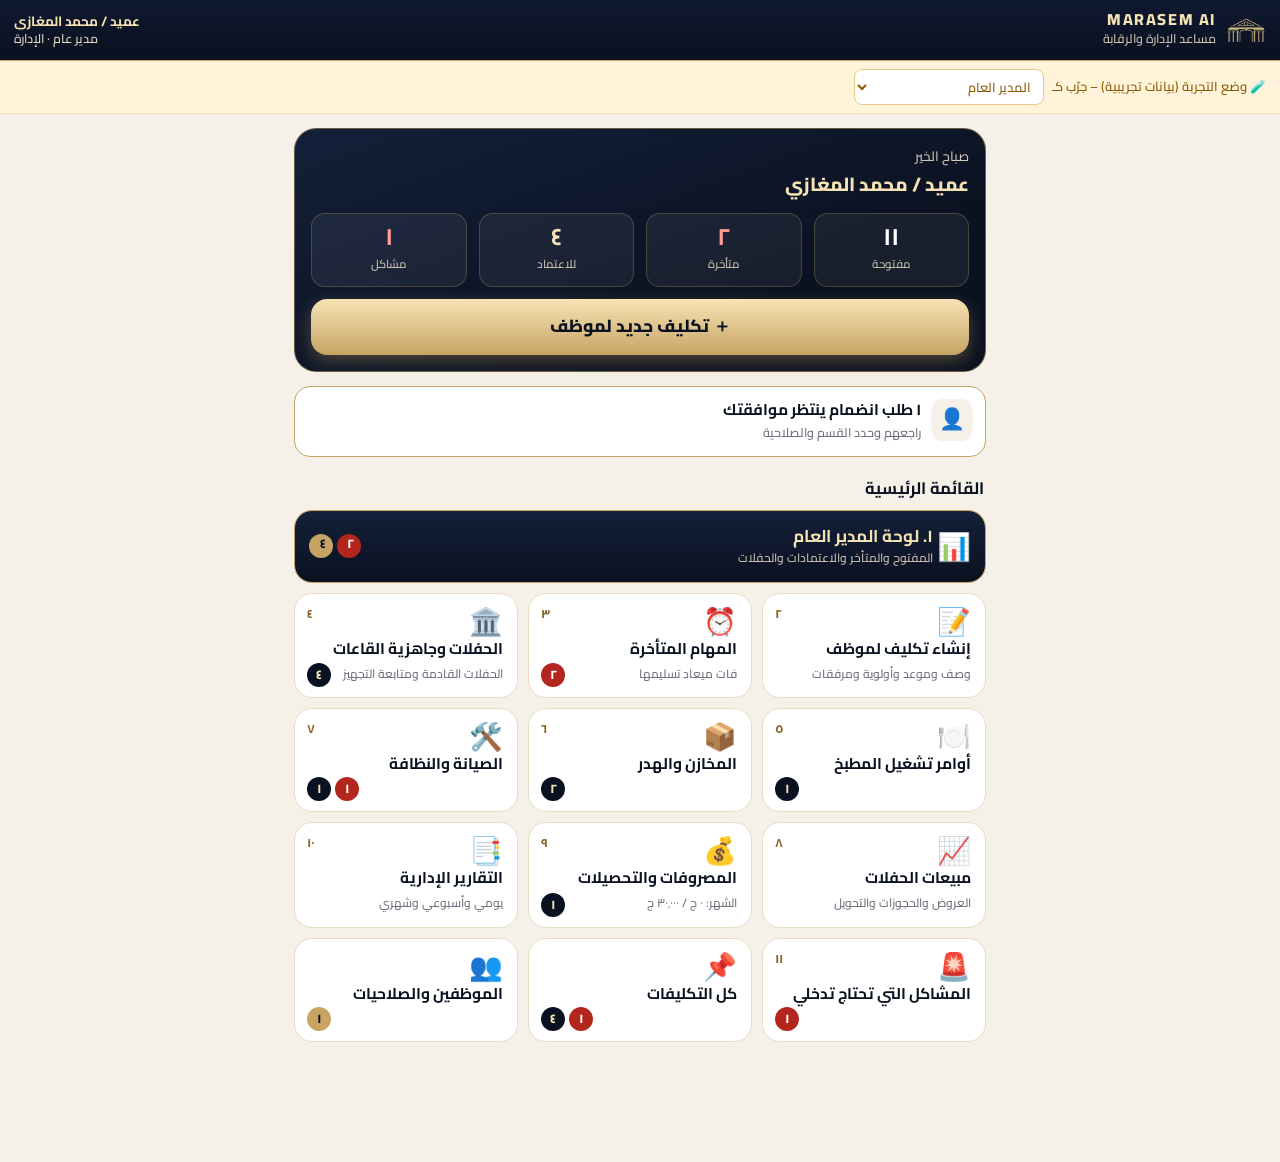
<file: ops/index.html>
<!doctype html>
<html lang="ar" dir="rtl">
<head>
<meta charset="utf-8">
<meta name="viewport" content="width=device-width,initial-scale=1,maximum-scale=1,viewport-fit=cover">
<meta name="robots" content="noindex,nofollow">
<meta name="theme-color" content="#0A1120">
<title>MARASEM AI – مساعد الإدارة والرقابة</title>
<link rel="preconnect" href="https://fonts.googleapis.com">
<link href="https://fonts.googleapis.com/css2?family=Cairo:wght@400;500;600;700;800&display=swap" rel="stylesheet">
<link rel="stylesheet" href="app.css">
<script src="https://telegram.org/js/telegram-web-app.js"></script>
</head>
<body>
<header id="hdr">
  <button class="hb" id="back" hidden aria-label="رجوع">→</button>
  <img src="../bot/img/crest.png" alt="">
  <div class="ht"><b>MARASEM AI</b><small>مساعد الإدارة والرقابة</small></div>
  <div class="hu" id="hu"></div>
</header>
<div id="demo" hidden></div>
<main id="view"><div class="boot"><img src="../bot/img/crest.png" alt=""><p>جاري التحميل…</p></div></main>
<div id="bar" hidden></div>
<div id="sheet" hidden><div class="sh-bg"></div><div class="sh-box"><div class="sh-grip"></div><div id="shBody"></div></div></div>
<div id="toasts"></div>
<script src="app.js"></script>
</body>
</html>
</file>
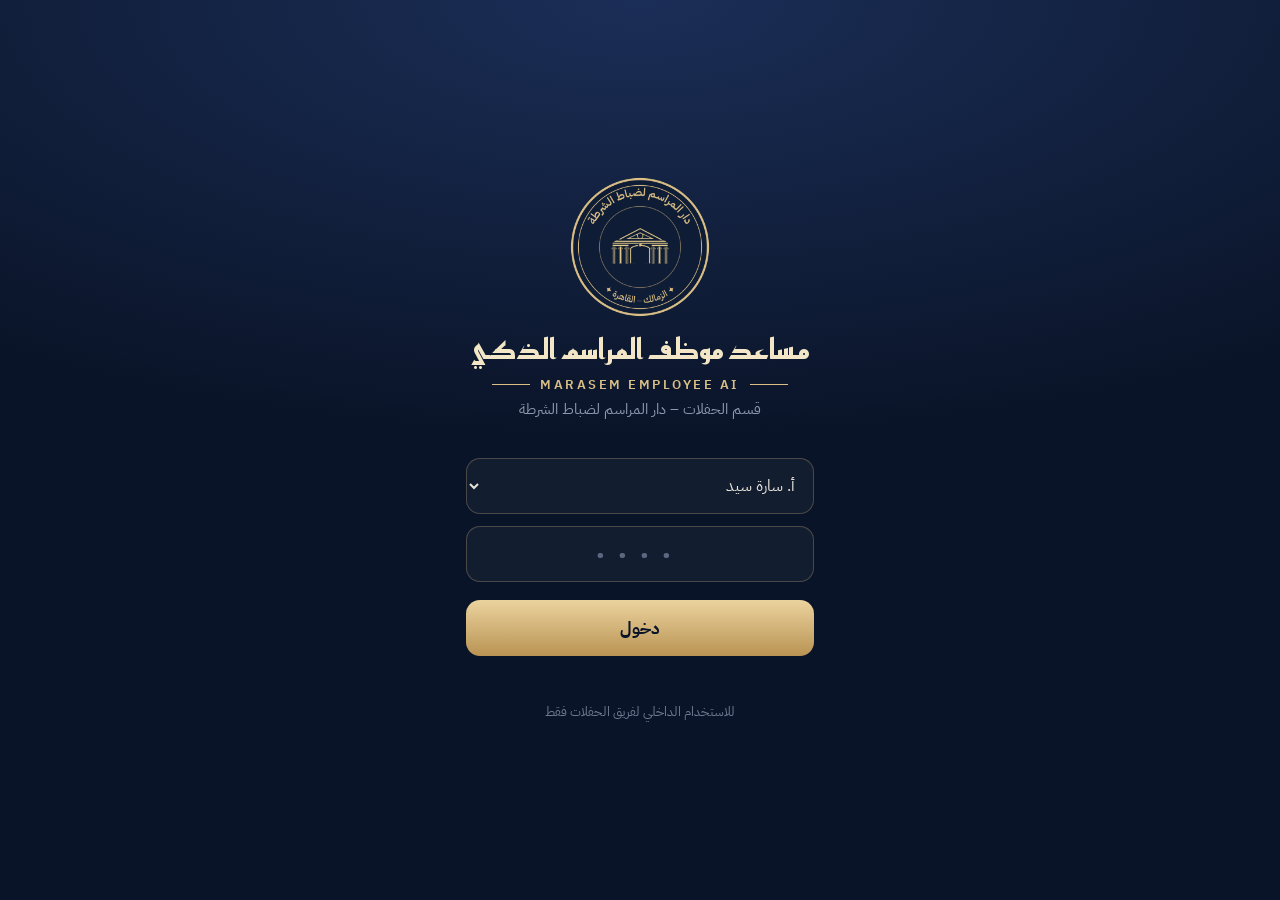
<file: staff/index.html>
<!doctype html>
<html lang="ar" dir="rtl">
<head>
<meta charset="utf-8">
<meta name="viewport" content="width=device-width,initial-scale=1">
<meta name="robots" content="noindex,nofollow">
<title>MARASEM EMPLOYEE AI – مساعد موظف المراسم الذكي</title>
<link rel="preconnect" href="https://fonts.googleapis.com">
<link href="https://fonts.googleapis.com/css2?family=IBM+Plex+Sans+Arabic:wght@400;500;600;700&family=Reem+Kufi:wght@500;700&display=swap" rel="stylesheet">
<link rel="stylesheet" href="app.css">
</head>
<body>

<div id="login">
  <form class="lg" autocomplete="off">
    <img class="seal" src="seal.png" width="120" height="120" alt="دار المراسم لضباط الشرطة">
    <h1>مساعد موظف المراسم الذكي</h1>
    <p class="en">MARASEM EMPLOYEE AI</p>
    <p>قسم الحفلات – دار المراسم لضباط الشرطة</p>
    <select id="lgUser" aria-label="اسم الموظف"></select>
    <input id="lgPin" type="password" inputmode="numeric" maxlength="4" placeholder="••••" aria-label="الرقم السري">
    <button type="submit">دخول</button>
    <div class="er" id="lgErr"></div>
    <small>للاستخدام الداخلي لفريق الحفلات فقط</small>
  </form>
</div>

<div id="app" hidden>
  <header>
    <div class="brand"><img class="seal" src="seal.png" width="48" height="48" alt="دار المراسم لضباط الشرطة"><div><b>مساعد موظف المراسم الذكي</b><small class="en">MARASEM EMPLOYEE AI</small></div></div>
    <div class="hgreet"><small id="hgT"></small><b id="hgN"></b></div>
    <div class="gsearch"><span data-ic="search"></span><input id="gq" placeholder="ابحث عن عميل بالاسم أو الموبايل أو رقم العرض" autocomplete="off"><kbd>Ctrl K</kbd><div id="gqOut" hidden></div></div>
    <button type="button" class="bell" id="bell" title="محتاج تتصرف"><span data-ic="bell"></span><i id="bellN" hidden></i></button>
    <div class="umenu"><button type="button" class="uchip" id="uBtn"><span class="av" id="meAv"></span><span><b id="meName"></b><small id="meRole"></small></span><span data-ic="chev"></span></button>
      <div class="udrop" id="uDrop" hidden>
        <div class="zrow"><span>حجم الخط</span><button type="button" id="zOut">أ−</button><button type="button" id="zIn">أ+</button></div>
        <button type="button" id="tgBtn"><span data-ic="send"></span>ربط تليجرام</button>
        <button type="button" id="navMini"><span data-ic="columns"></span>تصغير القائمة الجانبية</button>
        <button type="button" id="logout"><span data-ic="out"></span>خروج</button>
      </div></div>
  </header>
  <div class="wrap">
    <nav id="nav">
      <div class="ngrp">الشغل اليومي</div>
      <button data-t="home" class="on"><span data-ic="home"></span><em>مكتب النهارده</em></button>
      <button data-t="meet"><span data-ic="users"></span><em>مقابلة عميل</em><i class="badge" id="meetBadge" hidden></i></button>
      <button data-t="leads"><span data-ic="globe"></span><em>عملاء الموقع</em><i class="badge" id="leadsBadge" hidden></i></button>
      <button data-t="wait"><span data-ic="hourglass"></span><em>قائمة الانتظار</em><i class="badge" id="waitBadge" hidden></i></button>
      <button data-t="hist"><span data-ic="folder"></span><em>سجل عروضي</em></button>
      <div class="ngrp">البيع</div>
      <button data-t="quote"><span data-ic="receipt"></span><em>عرض سعر للعميل</em></button>
      <button data-t="rec"><span data-ic="columns"></span><em>ترشيح ومقارنة</em></button>
      <button data-t="budget"><span data-ic="wallet"></span><em>الأنسب للميزانية</em></button>
      <button data-t="obj"><span data-ic="chat"></span><em>الرد على الاعتراضات</em></button>
      <button data-t="plan"><span data-ic="calendar"></span><em>خطة الدفع والتحضيرات</em></button>
      <button data-t="msgs"><span data-ic="mail"></span><em>رسائل العملاء</em></button>
      <div class="ngrp">المرجع</div>
      <button data-t="halls"><span data-ic="building"></span><em>ورق القاعات</em></button>
      <button data-t="rules"><span data-ic="book"></span><em>الشروط والأحكام</em></button>
      <button data-t="call"><span data-ic="phone"></span><em>سكريبت المكالمة</em></button>
      <button data-t="train"><span data-ic="cap"></span><em>التدريب</em></button>
      <div class="ngrp" id="ngMgr" hidden>الإدارة</div>
      <button data-t="mgr" id="navMgr" hidden><span data-ic="chart"></span><em>لوحة المدير</em></button>
      <div class="sync" id="syncSt"></div>
      <div class="nuser" id="nUser"></div>
    </nav>
    <main>
      <!-- الرئيسية -->
      <section id="t-home" class="on"><div id="homeOut"></div></section>

      <!-- ملف العميل -->
      <section id="t-client" hidden><div id="clOut"></div></section>

      <!-- مقابلة عميل -->
      <section id="t-meet" hidden>
        <h2>مقابلة عميل في المكتب</h2>
        <p class="sub">امشي مع العميل خطوة خطوة: افهم احتياجه، واشرح القاعة والباكدج، وخده يعاين، وبعدين الأسعار والعرض والقفل. اللي بتكتبه هنا بيتحسب منه العرض على طول.</p>
        <div class="stepsbar" id="mtSteps"></div>
        <div id="mtOut"></div>
        <div class="bbar" id="mtBar"></div>
      </section>

      <!-- قائمة الانتظار -->
      <section id="t-wait" hidden>
        <h2>قائمة الانتظار</h2>
        <p class="sub">العميل اللي عايز تاريخ محجوز يتسجل هنا. ولو حجز اتلغى، سجّل إن التاريخ فضي، والعملاء المستنيين يتعلّموا عند الموظف بتاعهم برسالة جاهزة.</p>
        <div class="grid2">
          <div class="card"><h3>عميل عايز تاريخ محجوز</h3><div id="wFormBox"></div></div>
          <div class="card"><h3>تاريخ فضي (حجز اتلغى أو اتأجل)</h3><div class="row" style="align-items:flex-end"><div class="f"><label>القاعة</label><select id="wFreeHall"></select></div><div class="f"><label>التاريخ</label><input id="wFreeDate" type="date"></div><button class="btn pri" id="wFreeB">مين مستني التاريخ ده؟</button></div><p class="ctx">هيطلع العملاء المستنيين نفس التاريخ، واللي قالوا يقبلوا تاريخ قريب (لحد أسبوعين)، بالترتيب.</p></div>
        </div>
        <div class="card"><div class="row" style="align-items:center;margin-bottom:10px"><h3 style="margin:0">المسجّلين</h3><div class="seg" id="wF"><button data-d="open" class="on">لسه مستنيين</button><button data-d="mine">بتوعي</button><button data-d="all">الكل</button></div></div><div id="wOut"></div></div>
      </section>

      <!-- عرض سعر -->
      <section id="t-quote" hidden>
        <h2>عرض سعر للعميل <small class="ctx" id="qNo"></small></h2>
        <p class="sub">اختار بيانات الحفلة، والعرض بيتحسب على طول. بعدها ابعته على واتساب أو اطلع العرض الرسمي واطبعه.</p>
        <div class="stepsbar" id="qSteps"></div>
        <div class="grid2">
          <div>
            <div class="card" id="cs1">
              <h3>١. بيانات الحفلة</h3>
              <div class="row">
                <div class="f"><label>المناسبة</label><select id="qEv"><option value="wedding">حفل زفاف</option><option value="engagement">خطوبة</option><option value="katb">عقد قران</option><option value="birthday">عيد ميلاد</option><option value="aqiqa">عقيقة</option><option value="special">مناسبة خاصة / مؤتمر</option></select></div>
                <div class="f"><label>عدد المعازيم</label><input id="qN" type="number" min="1" max="1000" value="200"></div>
                <div class="f"><label>تاريخ الحفلة (لو محدد)</label><input id="qDate" type="date"></div>
              </div>
              <div class="f" style="margin-top:10px"><label>اليوم</label><div class="seg" id="qDay"><button data-d="wd" class="on">منتصف الأسبوع (الأحد – الأربعاء)</button><button data-d="we">نهاية الأسبوع / عطلة رسمية</button></div></div>
            </div>
            <div class="card" id="cs2"><h3>٢. القاعة</h3><div class="halls" id="qHalls"></div><div id="qHallNote"></div></div>
            <div class="card" id="cs3"><h3>٣. الباكدج</h3><div class="pk" id="qPk"></div></div>
            <div class="card" id="cs4"><h3>٤. الإضافات</h3><div class="bundles" id="qBundles"></div><div id="qAdds"></div></div>
            <div class="card" id="cs5"><h3>٥. بيانات العميل واحتياجه</h3>
              <div class="row"><div class="f"><label>اسم العميل</label><input id="qName" placeholder="مثلاً: أ. أحمد"></div><div class="f"><label>موبايل العميل</label><input id="qPhone" placeholder="01xxxxxxxxx" inputmode="tel" dir="ltr"></div></div>
              <div class="row" style="margin-top:10px"><div class="f"><label>أهم حاجة عند العميل</label><select id="qPrio"><option value="">—</option><option>الأكل والمنيو</option><option>الديكور والكوشة</option><option>التصوير</option><option>التوفير والسعر</option><option>الفخامة والمساحة</option></select></div><div class="f"><label>الميزانية التقريبية (ج)</label><input id="qBud" type="number" placeholder="مثلاً 200000"></div><div class="f"><label>عرف الدار منين</label><select id="qSrc"><option value="">—</option><option>فيسبوك</option><option>إنستجرام</option><option>بحث جوجل / الخرائط</option><option>ترشيح من الأهل أو الأصدقاء</option><option>زيارة مباشرة للدار</option><option>حضر مناسبة بالدار</option><option>المساعد الذكي على الموقع</option><option>أخرى</option></select></div></div>
              <div class="f" style="margin-top:10px"><label>ملاحظات سريعة</label><div class="tags" id="qTags"></div></div>
              <div id="qDup"></div>
              <div class="f" style="margin-top:10px"><label>ملاحظات (للموظف فقط)</label><input id="qNotes" placeholder="مثلاً: العروسة عايزة كوشة اسبيشيال – هيرجع بعد استشارة الأهل"></div>
            </div>
            <div class="card prio" id="qPrioCard" hidden></div>
          </div>
          <div class="sticky"><div class="card" id="qOut"></div><div class="card" id="qOpts"></div></div>
        </div>
        <div class="bbar" id="qBar"></div>
      </section>

      <!-- الميزانية -->
      <section id="t-budget" hidden>
        <h2>الأنسب في حدود ميزانية العميل</h2>
        <p class="sub">اكتب الميزانية والعدد، وهيطلعلك أحسن اختيار يستغل الميزانية، والبديل الأوفر، وإيه اللي ممكن يتضاف في نفس الحدود.</p>
        <div class="card"><div class="row"><div class="f"><label>الميزانية (ج)</label><input id="bB" type="number" value="200000"></div><div class="f"><label>عدد المعازيم</label><input id="bN" type="number" value="200"></div><div class="f"><label>اليوم</label><div class="seg" id="bDay"><button data-d="wd" class="on">منتصف الأسبوع</button><button data-d="we">نهاية الأسبوع</button><button data-d="any">مش فارق</button></div></div></div></div>
        <div id="bOut"></div>
      </section>

      <!-- الرسائل -->
      <section id="t-msgs" hidden>
        <h2>رسائل العملاء الجاهزة</h2>
        <p class="sub">اختار الرسالة، والاسم والقاعة والمبالغ والتواريخ بتتملي من عرض السعر الحالي. عدّل لو حابب وابعت.</p>
        <div class="card"><div class="row"><div class="f"><label>الرسالة</label><select id="mT"></select></div><div class="f"><label>اسم العميل</label><input id="mName"></div><div class="f"><label>موبايل العميل</label><input id="mPhone" dir="ltr"></div></div>
        <div class="row" style="margin-top:10px" id="mExtra"></div>
        <div class="f" style="margin-top:12px"><label>نص الرسالة</label><textarea id="mTxt" rows="9" style="padding:12px;border-radius:12px;border:1px solid #D9CCAE;font-size:15px;line-height:1.8"></textarea></div>
        <div class="btns"><button class="btn wa" id="mWa">إرسال على واتساب</button><button class="btn" id="mCopy">نسخ</button></div></div>
      </section>

      <!-- عملاء الموقع -->
      <section id="t-leads" hidden>
        <h2>عملاء الموقع</h2>
        <p class="sub">العملاء اللي سجّلوا من المساعد الذكي على الموقع. استلم العميل باسمك، وافتح عرضه وكمّل عليه.</p>
        <div class="card"><div class="row" style="align-items:flex-end"><div class="f"><input id="lQ" placeholder="ابحث بالاسم أو الموبايل أو رقم الطلب…"></div><div class="seg" id="lF"><button data-d="all" class="on">الكل</button><button data-d="free">غير مستلَمين</button><button data-d="mine">بتوعي</button></div><button class="btn" id="lRef">تحديث</button></div><div id="lOut" style="margin-top:12px"></div></div>
      </section>

      <!-- ورق القاعات -->
      <section id="t-halls" hidden>
        <h2>ورق القاعات</h2>
        <p class="sub">كل اللي محتاج تقوله عن كل قاعة، بنفس الأرقام والكلام لكل الفريق.</p>
        <div class="seg" id="hlSel" style="margin-bottom:14px"></div>
        <div id="hlOut"></div>
      </section>

      <!-- التدريب -->
      <section id="t-train" hidden>
        <h2>التدريب</h2>
        <p class="sub">أسئلة سريعة على الأسعار والسعات والشروط، وتمرين على الرد على اعتراضات العملاء.</p>
        <div class="seg" id="trSel" style="margin-bottom:14px"><button data-d="facts" class="on">أسئلة الأسعار والشروط</button><button data-d="obj">تمرين الاعتراضات</button></div>
        <div id="trOut"></div>
      </section>

      <!-- لوحة المدير -->
      <section id="t-mgr" hidden>
        <h2>لوحة المدير</h2>
        <p class="sub">أداء فريق الحفلات من سجل العروض المشترك.</p>
        <div class="row" style="margin-bottom:12px"><div class="seg" id="mgP"><button data-d="month" class="on">الشهر ده</button><button data-d="last">الشهر اللي فات</button><button data-d="all">الكل</button></div><button class="btn" id="mgRef">تحديث</button></div>
        <div id="mgOut"></div>
      </section>

      <!-- السجل -->
      <section id="t-hist" hidden>
        <h2>سجل عروضي</h2>
        <p class="sub">كل عرض سعر بتحفظه أو تبعته بيتسجل هنا على جهازك. تقدر تفتحه أو تعدّله أو تعمل منه نسخة لعميل جديد.</p>
        <div class="card"><div class="f" style="margin-bottom:10px"><input id="hQ" placeholder="ابحث باسم العميل أو رقم العرض أو القاعة…"></div><div id="hOut"></div></div>
      </section>

      <!-- ترشيح -->
      <section id="t-rec" hidden>
        <h2>ترشيح ومقارنة</h2>
        <p class="sub">اكتب العدد واليوم، وهيظهرلك القاعات المناسبة بس، وتكلفة كل منيو للعدد ده، والأنسب.</p>
        <div class="card"><div class="row"><div class="f"><label>عدد المعازيم</label><input id="rN" type="number" value="200"></div><div class="f"><label>اليوم</label><div class="seg" id="rDay"><button data-d="wd" class="on">منتصف الأسبوع</button><button data-d="we">نهاية الأسبوع</button></div></div></div></div>
        <div id="rOut"></div>
      </section>

      <!-- اعتراضات -->
      <section id="t-obj" hidden>
        <h2>الرد على الاعتراضات</h2>
        <p class="sub">دوس على اعتراض العميل، وهيظهرلك الرد المقترح بالأرقام حسب عرض السعر اللي شغال عليه دلوقتي.</p>
        <div class="objs" id="oList"></div>
        <div id="oOut"></div>
      </section>

      <!-- خطة الدفع -->
      <section id="t-plan" hidden>
        <h2>خطة الدفع وجدول التحضيرات</h2>
        <p class="sub">محسوبة على عرض السعر الحالي. حدّث التاريخ أو القيمة من «عرض سعر للعميل».</p>
        <div id="pOut"></div>
      </section>

      <!-- الشروط -->
      <section id="t-rules" hidden>
        <h2>الشروط والأحكام</h2>
        <p class="sub">ابحث بأي كلمة (مثلاً: إلغاء، تأمين، العدد، فنان)، وهيظهرلك نص المادة ورقمها.</p>
        <div class="card">
          <div class="f"><input id="sQ" placeholder="اكتب كلمة للبحث…"></div>
          <div class="chips" id="sChips"></div>
          <div id="sOut"></div>
        </div>
      </section>

      <!-- سكريبت المكالمة -->
      <section id="t-call" hidden>
        <h2>سكريبت المكالمة والمعاينة</h2>
        <p class="sub">الترتيب اللي بيوصل العميل لقرار الحجز من غير ضغط.</p>
        <div class="card"><ol class="steps" id="cOut"></ol></div>
      </section>
    </main>
  </div>
</div>

<div class="arrows" id="arrows" hidden style="display:none!important"><button type="button" id="upBtn" title="لأعلى">▲</button><button type="button" id="downBtn" title="لأسفل">▼</button></div>
<div id="doc" hidden></div>
<div id="cust" hidden></div>
<div class="modal" id="modal" hidden><div class="box"><button class="x" id="modalX">✕</button><div id="modalBody"></div></div></div>

<script src="../bot/kb.js"></script>
<script src="calc.js"></script>
<script src="qr.js"></script>
<script src="app.js"></script>
</body>
</html>
</file>
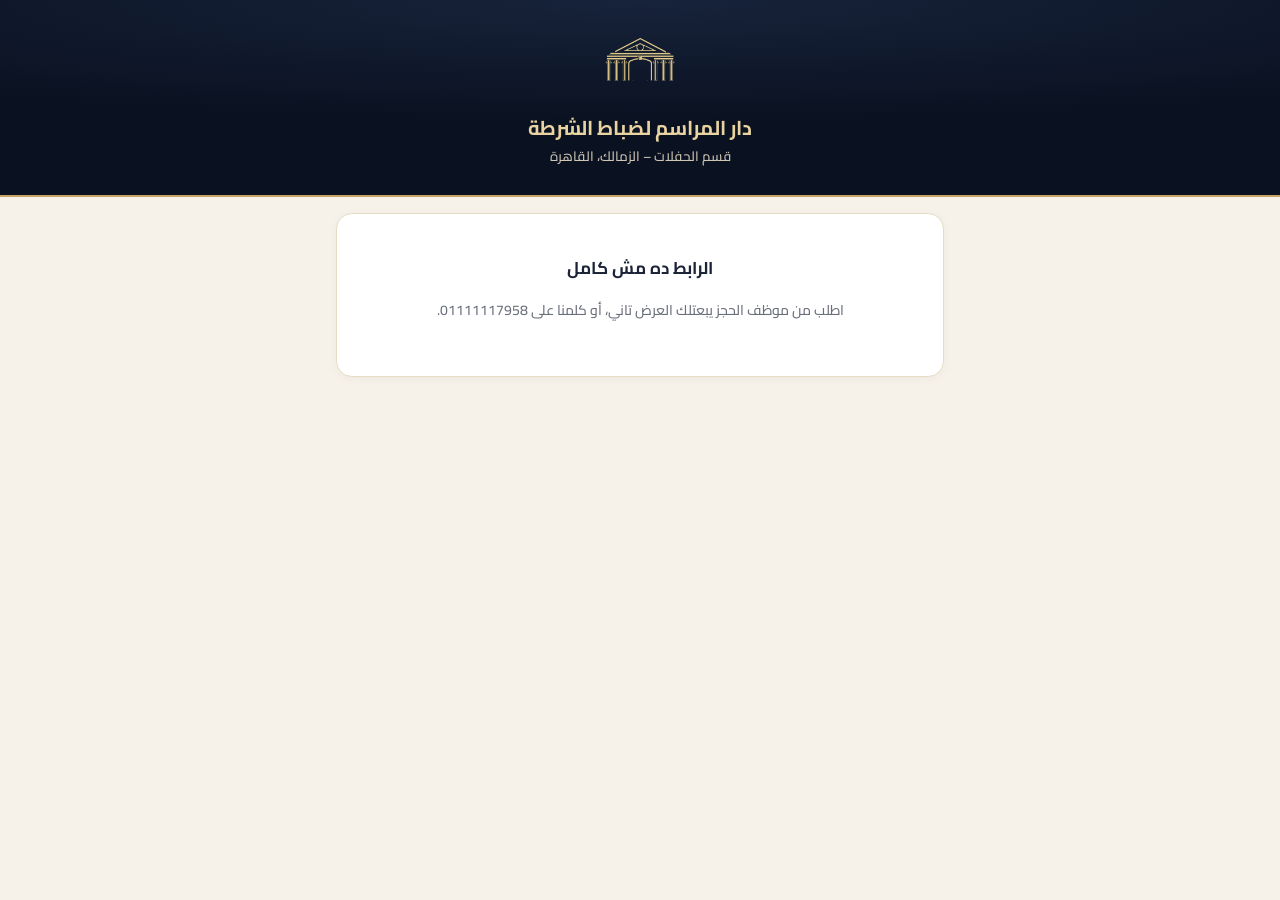
<file: q.html>
<!doctype html>
<html lang="ar" dir="rtl">
<head>
<meta charset="utf-8">
<meta name="viewport" content="width=device-width,initial-scale=1">
<meta name="robots" content="noindex,nofollow">
<meta name="theme-color" content="#0A1120">
<title>عرض السعر – دار المراسم لضباط الشرطة</title>
<link rel="preconnect" href="https://fonts.googleapis.com">
<link href="https://fonts.googleapis.com/css2?family=Cairo:wght@400;600;700;800&display=swap" rel="stylesheet">
<style>
:root{--night:#0A1120;--gold:#C8A464;--gold2:#E9D3A1;--paper:#F6F2E9;--ink:#1B2336;--mut:#6B6F7B;--line:#E6DCC4;--wine:#5E1B2C}
*{box-sizing:border-box}
html,body{margin:0;background:var(--paper);color:var(--ink);font:500 15.5px/1.75 "Cairo",Tahoma,sans-serif}
header{background:radial-gradient(120% 90% at 50% 0%,#17233B 0%,#0A1120 70%);color:var(--gold2);text-align:center;padding:22px 16px 26px;border-bottom:2px solid var(--gold)}
header img{height:74px}
header h1{margin:6px 0 0;font-size:20px}
header p{margin:0;color:#CFC6B4;font-size:13.5px}
main{max-width:640px;margin:0 auto;padding:16px}
.card{background:#fff;border:1px solid var(--line);border-radius:16px;padding:16px;margin-bottom:14px;box-shadow:0 2px 10px rgba(10,17,32,.04)}
.card h2{margin:0 0 8px;font-size:17px}
.hi{color:var(--mut);font-size:14px}
.meta{display:grid;grid-template-columns:1fr 1fr;gap:4px 12px;font-size:14.5px}
.meta span{color:var(--mut)}
.ph{width:100%;aspect-ratio:16/9;object-fit:cover;border-radius:12px;margin-top:10px}
table{width:100%;border-collapse:collapse;font-size:14.5px}
td{padding:8px 4px;border-bottom:1px dashed #EBE2CC;vertical-align:top}
td.n{text-align:left;white-space:nowrap;font-weight:700}
tr.tot td{border:0;border-top:2px solid var(--night);font-size:17px;font-weight:800;padding-top:10px}
tr.tot td.n{color:var(--wine)}
.pay{display:grid;grid-template-columns:1fr 1fr;gap:10px}
.pay div{background:#FBF7EE;border-radius:12px;padding:10px;text-align:center}
.pay small{display:block;color:var(--mut)}
.pay b{font-size:17px}
details{border-top:1px dashed #E2D7BD;padding-top:8px;margin-top:8px}
summary{cursor:pointer;font-weight:700}
ul{margin:6px 0;padding-inline-start:20px}
.btns{display:grid;gap:10px}
.btn{display:block;text-align:center;padding:13px;border-radius:14px;font-weight:800;text-decoration:none;font-size:16px}
.wa{background:#1DA851;color:#fff}
.gold{background:linear-gradient(180deg,#F6E3B4,#C8A464);color:var(--night)}
.ol{border:1px solid var(--night);color:var(--night);background:#fff}
.note{font-size:12.5px;color:var(--mut);text-align:center;margin:14px 0 30px}
.warn{background:#FFF4DC;color:#8A5A00;border-radius:12px;padding:10px 12px;font-size:14px}
.err{text-align:center;padding:40px 16px}
</style>
</head>
<body>
<header><img src="bot/img/crest.png" alt=""><h1>دار المراسم لضباط الشرطة</h1><p>قسم الحفلات – الزمالك، القاهرة</p></header>
<main id="out"></main>
<script src="bot/kb.js"></script>
<script src="staff/calc.js"></script>
<script>
(() => {
  const K = window.DMKB, C = window.DMCORE(K), { AD, money, esc, ar, dateTxt, EVNAME, HN, PHONES, itemCount } = C;
  const out = document.getElementById('out');
  const STAFF = { sara: 'أ. سارة سيد', sayed: 'أ. سيد إبراهيم', nirvana: 'أ. نرفانا عماد', samar: 'أ. سمر إسماعيل', islam: 'أ. إسلام مختار', hoda: 'أ. هدى محمد', dina: 'أ. دينا هشام', manager: 'عميد / محمد المغازي' };
  let o = null;
  try { const h = location.hash.slice(1).replace(/-/g, '+').replace(/_/g, '/'); o = JSON.parse(decodeURIComponent(escape(atob(h + '==='.slice((h.length + 3) % 4))))); } catch (e) { }
  if (!o || !o.h || !o.e) { out.innerHTML = `<div class="card err"><h2>الرابط ده مش كامل</h2><p class="hi">اطلب من موظف الحجز يبعتلك العرض تاني، أو كلمنا على ${PHONES[0]}.</p></div>`; return; }
  const pd = s => { if (!s) return null; const [y, m, d] = s.split('-').map(Number); return new Date(y, m - 1, d); };
  const Q = { ev: o.e, hall: o.h, n: +o.n || 0, day: o.d === 'we' ? 'we' : 'wd', pk: o.p, adds: {}, date: pd(o.dt) };
  (o.a || []).forEach(a => { Q.adds[a[0]] = { qty: a[1] || 1, opt: a[2] || 0 }; });
  const R = C.quoteOf(Q);
  if (!R || !R.pk) { out.innerHTML = `<div class="card err"><h2>العرض ده محتاج تحديث</h2><p class="hi">كلمنا على ${PHONES[0]} وهنجهّزلك عرض جديد.</p></div>`; return; }
  const wed = Q.ev === 'wedding' || Q.ev === 'engagement', H = wed ? K.halls[Q.hall] : null;
  const photo = ['akhenaten', 'isis', 'lotus'].includes(Q.hall) ? `<img class="ph" src="bot/img/${Q.hall}.jpg" alt="">` : '';
  const desc = wed && K.desc[Q.hall] ? K.desc[Q.hall].desc : '';
  const inc = wed ? (H.inc || []).map(s => `<b>${ar(s.h)}</b><ul>${s.o.filter(x => x[0] === 'i').map(x => `<li>${ar(x[1])}</li>`).join('')}</ul>`).join('') : '';
  const menu = R.pk.m ? (R.pk.m.c || []).map(s => `<b>${ar(s.h || 'الأصناف')}</b><ul>${s.o.filter(x => x[0] === 'i').map(x => `<li>${ar(x[1])}</li>`).join('')}</ul>`).join('') : '';
  const changed = o.t && Math.abs(o.t - R.total) > 1;
  const wa = `https://wa.me/2${PHONES[0]}?text=` + encodeURIComponent(`السلام عليكم، بخصوص عرض السعر رقم ${o.no || ''}${o.nm ? ' باسم ' + o.nm : ''} (${HN[Q.hall] || ''} – ${Q.n} فرد). حابب أكمل الحجز / عندي استفسار.`);
  document.title = `عرض السعر ${o.no || ''} – دار المراسم`;
  out.innerHTML = `<div class="card"><h2>عرض سعر تقديري${o.nm ? ' – ' + esc(o.nm) : ''}</h2><p class="hi">رقم العرض ${esc(o.no || '—')}${o.at ? ' | بتاريخ ' + dateTxt(pd(o.at)) : ''}</p>
<div class="meta"><div><span>المناسبة:</span> ${EVNAME[Q.ev] || ''}</div><div><span>القاعة:</span> ${HN[Q.hall] || ''}</div><div><span>العدد:</span> ${AD(Q.n)} فرد</div><div><span>اليوم:</span> ${Q.day === 'we' ? 'نهاية الأسبوع' : 'منتصف الأسبوع'}</div>${Q.date ? `<div style="grid-column:1/-1"><span>التاريخ:</span> ${dateTxt(Q.date)}</div>` : ''}</div>${photo}${desc ? `<p class="hi" style="margin:10px 0 0">${esc(desc)}</p>` : ''}</div>
<div class="card"><h2>تفاصيل العرض</h2><table>${R.lines.map(l => `<tr><td>${ar(l.t)}</td><td class="n">${money(l.v)}</td></tr>`).join('')}<tr class="tot"><td>الإجمالي التقديري</td><td class="n">${money(R.total)}</td></tr></table><p class="hi" style="margin:6px 0 0">حوالي ${money(Math.round(R.total / Q.n))} للفرد${R.pk.m ? ' | ' + AD(itemCount(R.pk.m)) + ' صنف' : ''}</p>${R.notes.length ? `<p class="hi">${R.notes.map(ar).join('<br>')}</p>` : ''}${changed ? '<p class="warn">الأسعار اتحدثت بعد تاريخ العرض. كلمنا نأكدلك الرقم النهائي.</p>' : ''}
${menu ? `<details><summary>أصناف ${ar(R.pk.name)}</summary>${menu}</details>` : ''}${inc ? `<details><summary>الباكدج شامل إيه</summary>${inc}</details>` : ''}</div>
${R.dep ? `<div class="card"><h2>خطوات الدفع</h2><div class="pay"><div><small>مقدم الحجز</small><b>${money(R.dep)}</b></div><div><small>التأمين (مسترد بعد الحفل)</small><b>${money(R.ins)}</b></div><div><small>خلال شهر من التعاقد</small><b>٥٠٪ من الباكدج</b></div><div><small>قبل الحفل بشهر</small><b>استكمال القيمة</b></div></div><p class="hi" style="margin:10px 0 0">التاريخ بيتثبّت بسداد المقدم وتوقيع استمارة التعاقد.</p></div>` : ''}
<div class="card btns"><a class="btn wa" href="${wa}" target="_blank" rel="noopener">كلّمنا واتساب وكمّل الحجز</a><a class="btn gold" href="tel:${PHONES[0]}">اتصل بالدار ${PHONES[0]}</a><a class="btn ol" href="index.html?ai=1&hall=${encodeURIComponent(Q.hall)}&src=quote">اسأل مساعد الدار الذكي</a></div>
<p class="note">${o.s ? 'موظف الحجز: ' + esc(STAFF[o.s] || o.s) + ' | ' : ''}الأسعار تقديرية وفق قوائم الدار، ويُعتمد السعر النهائي عند التعاقد.<br>المعاينة يومياً من ١٠ صباحاً حتى ١٠ مساءً | ${PHONES.join(' – ')}</p>`;
})();
</script>
</body>
</html>
</file>
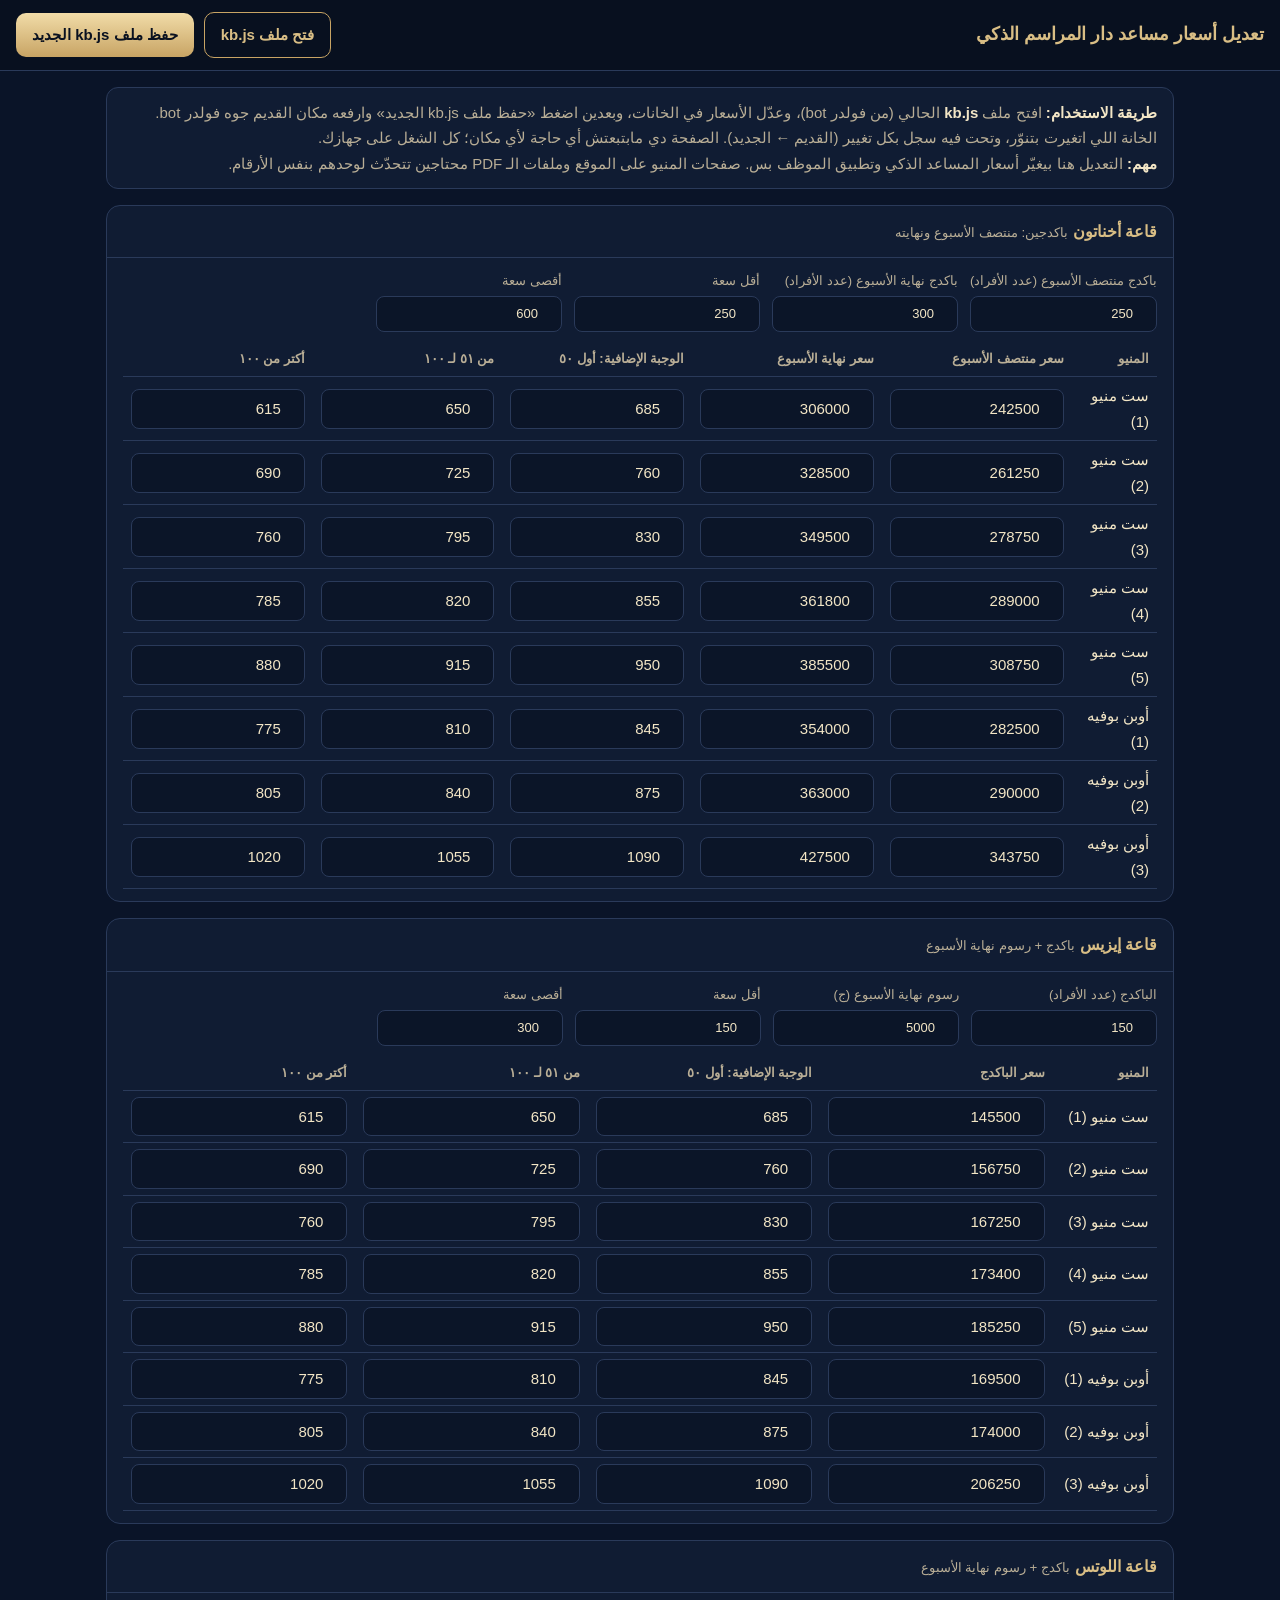
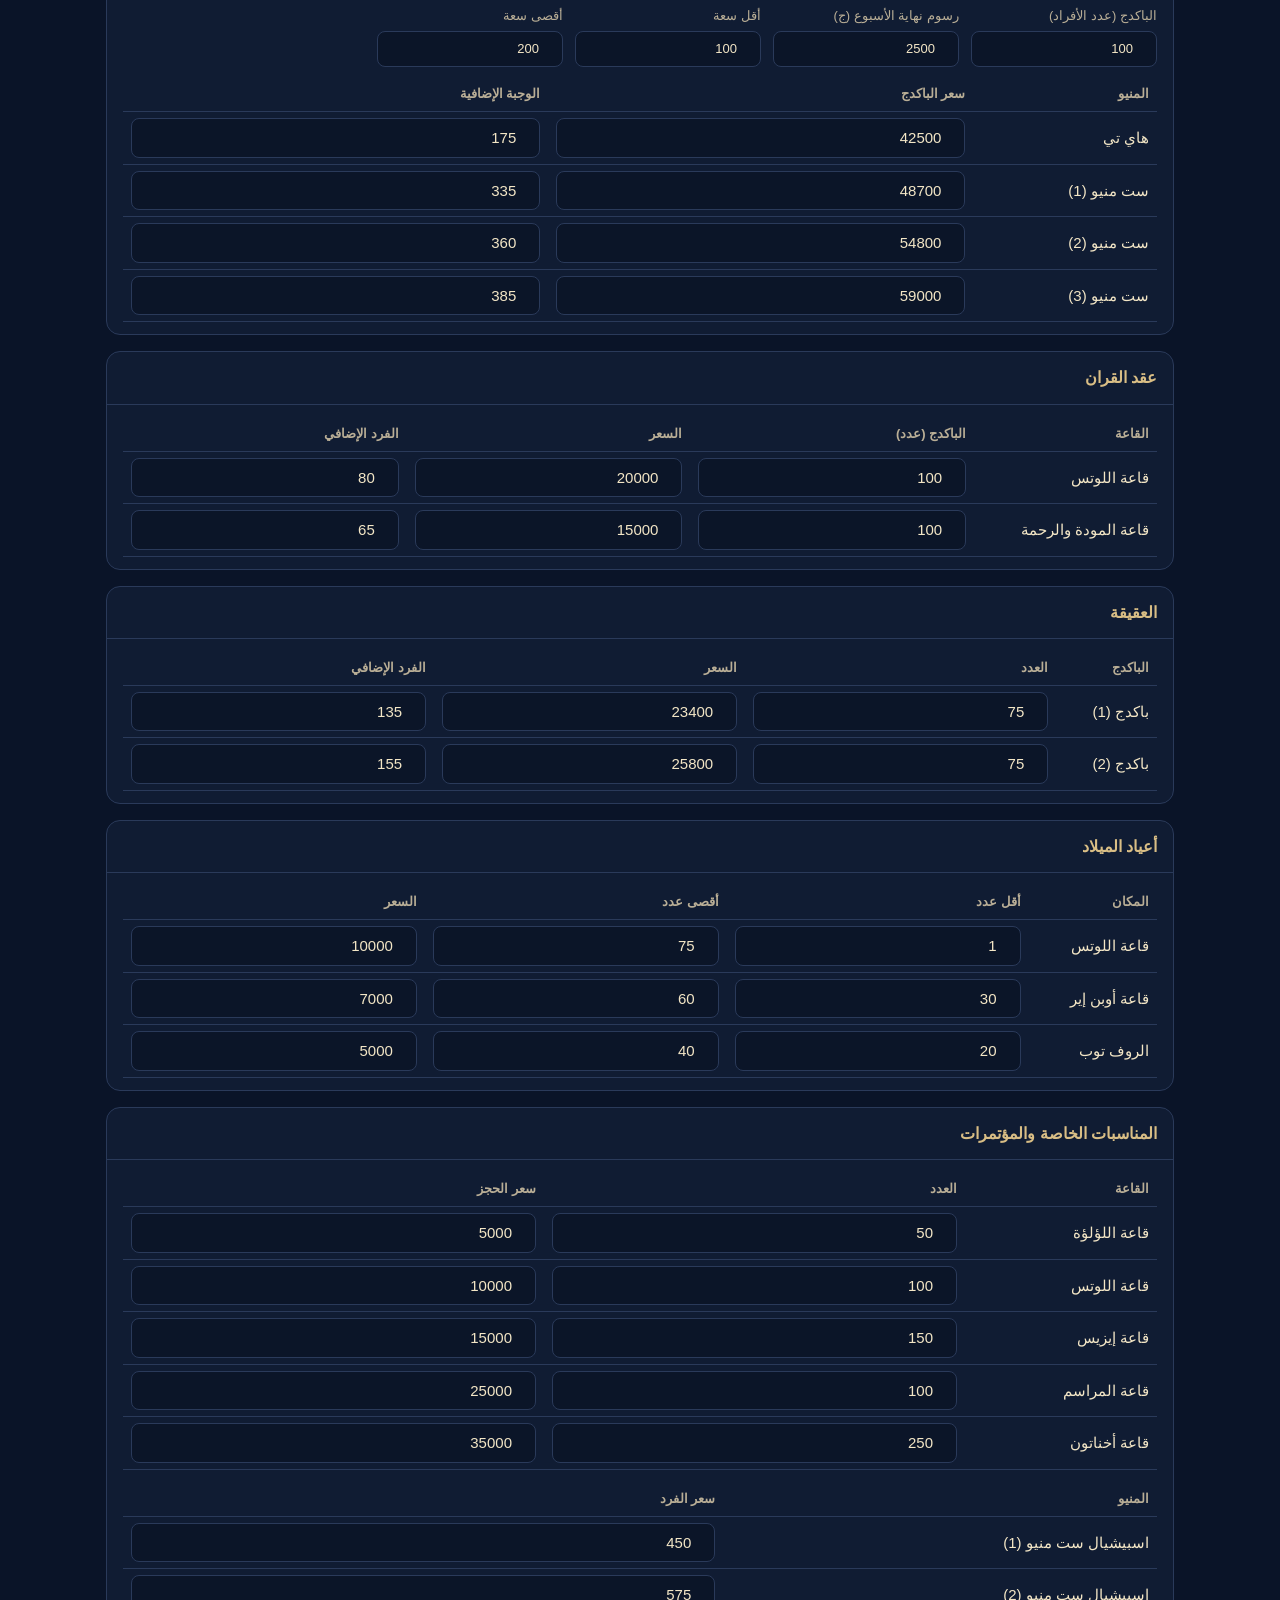
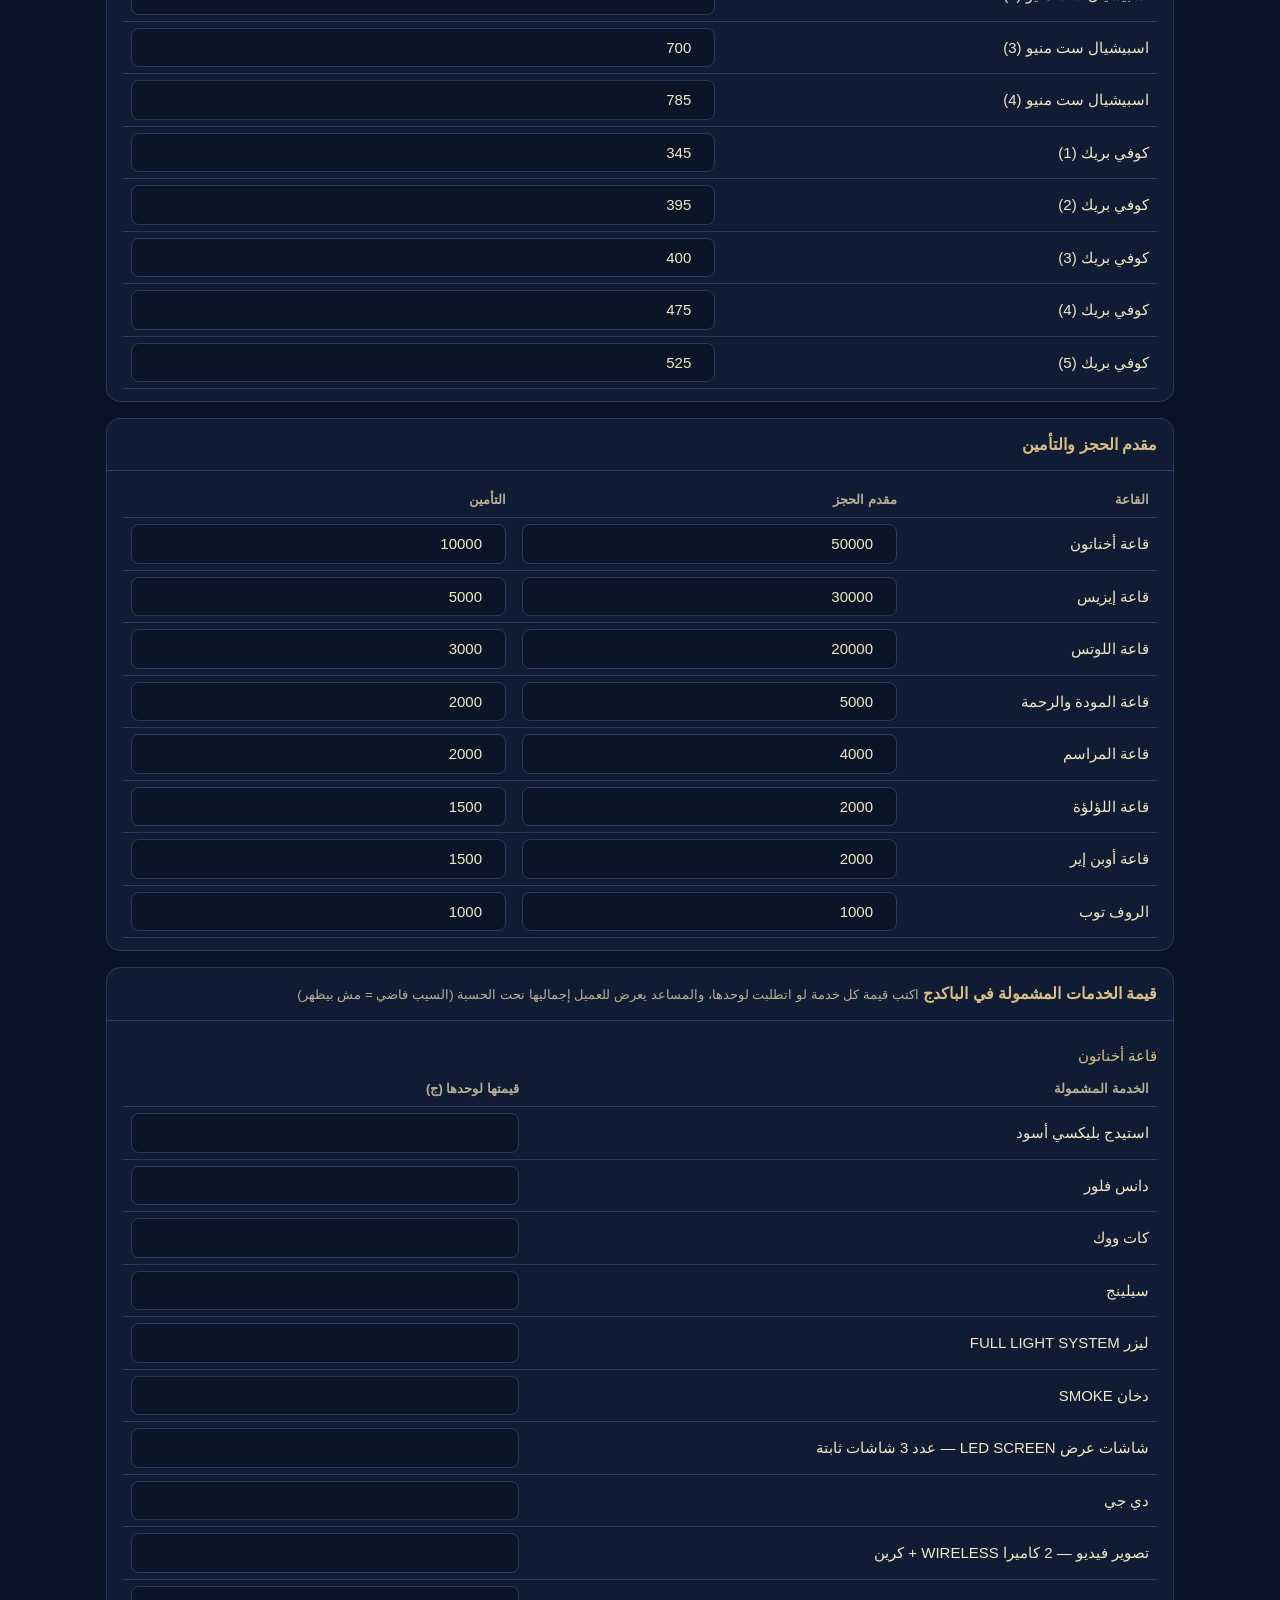
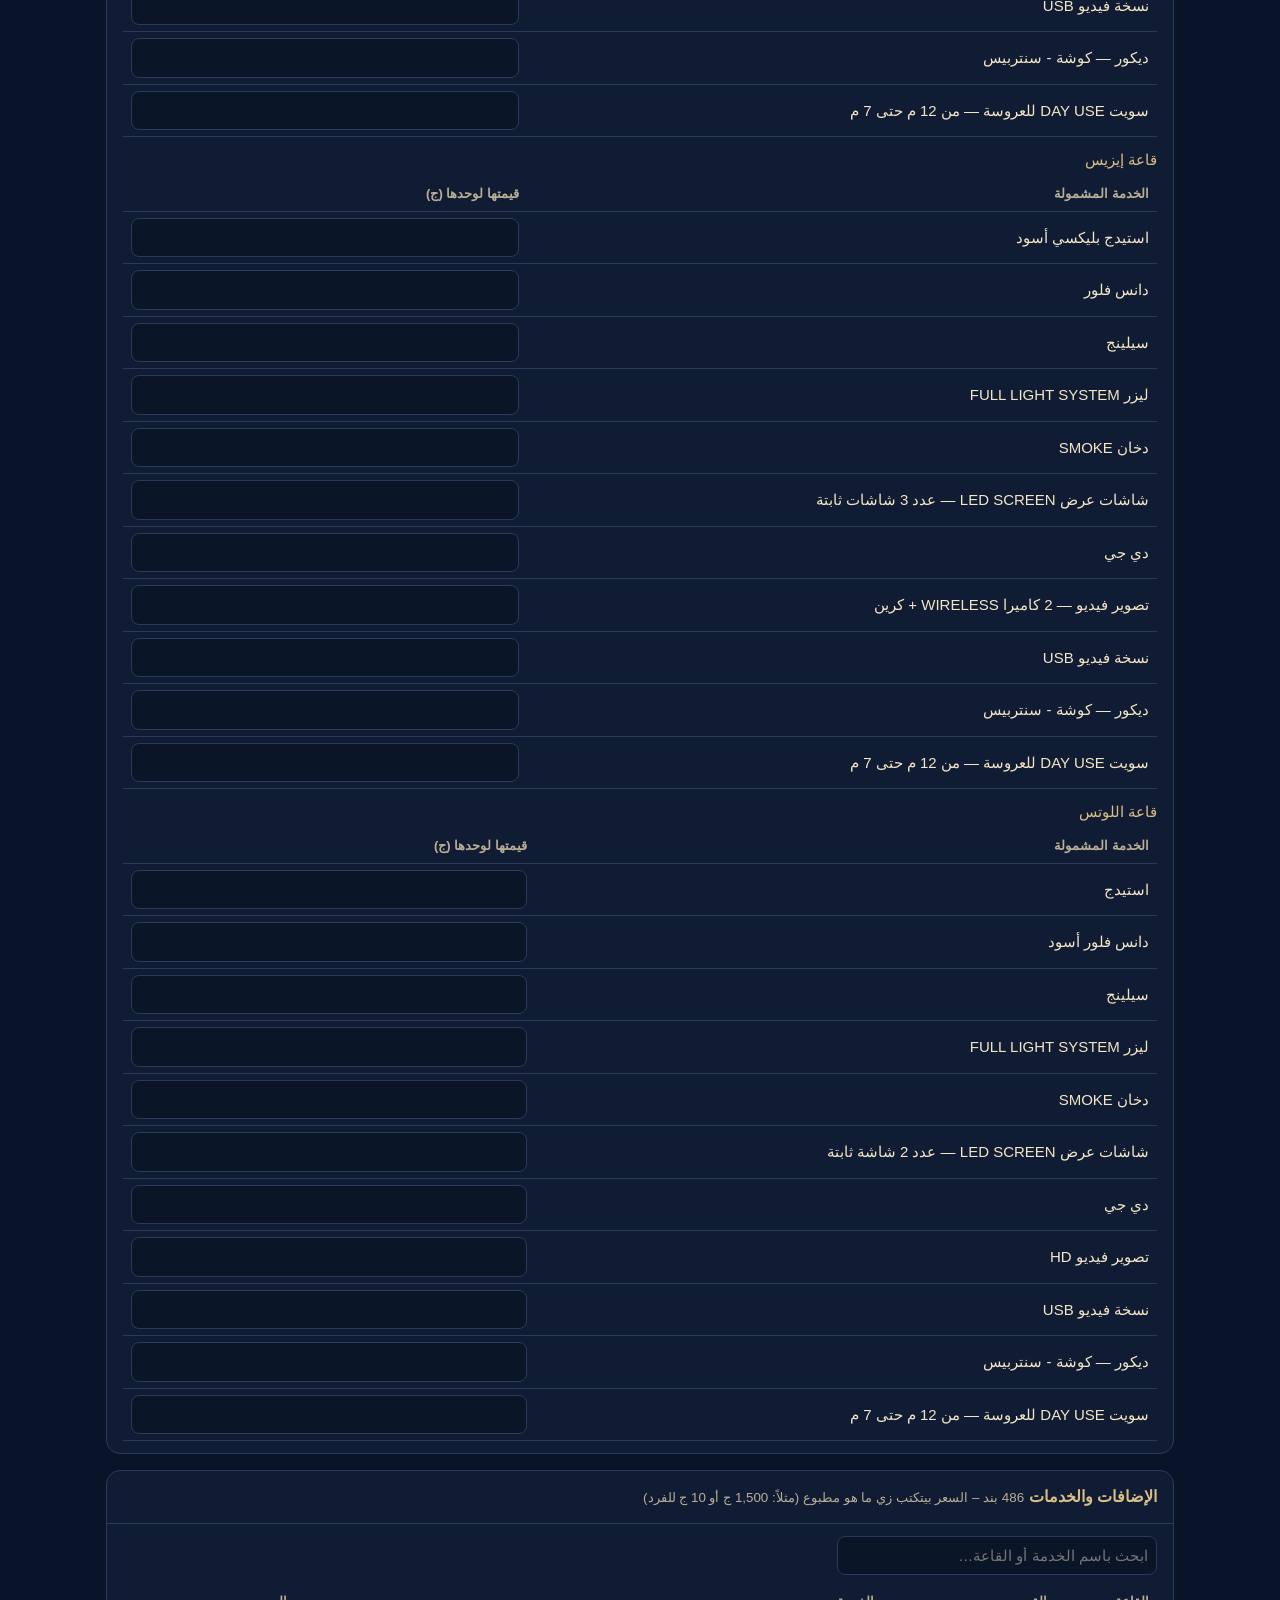
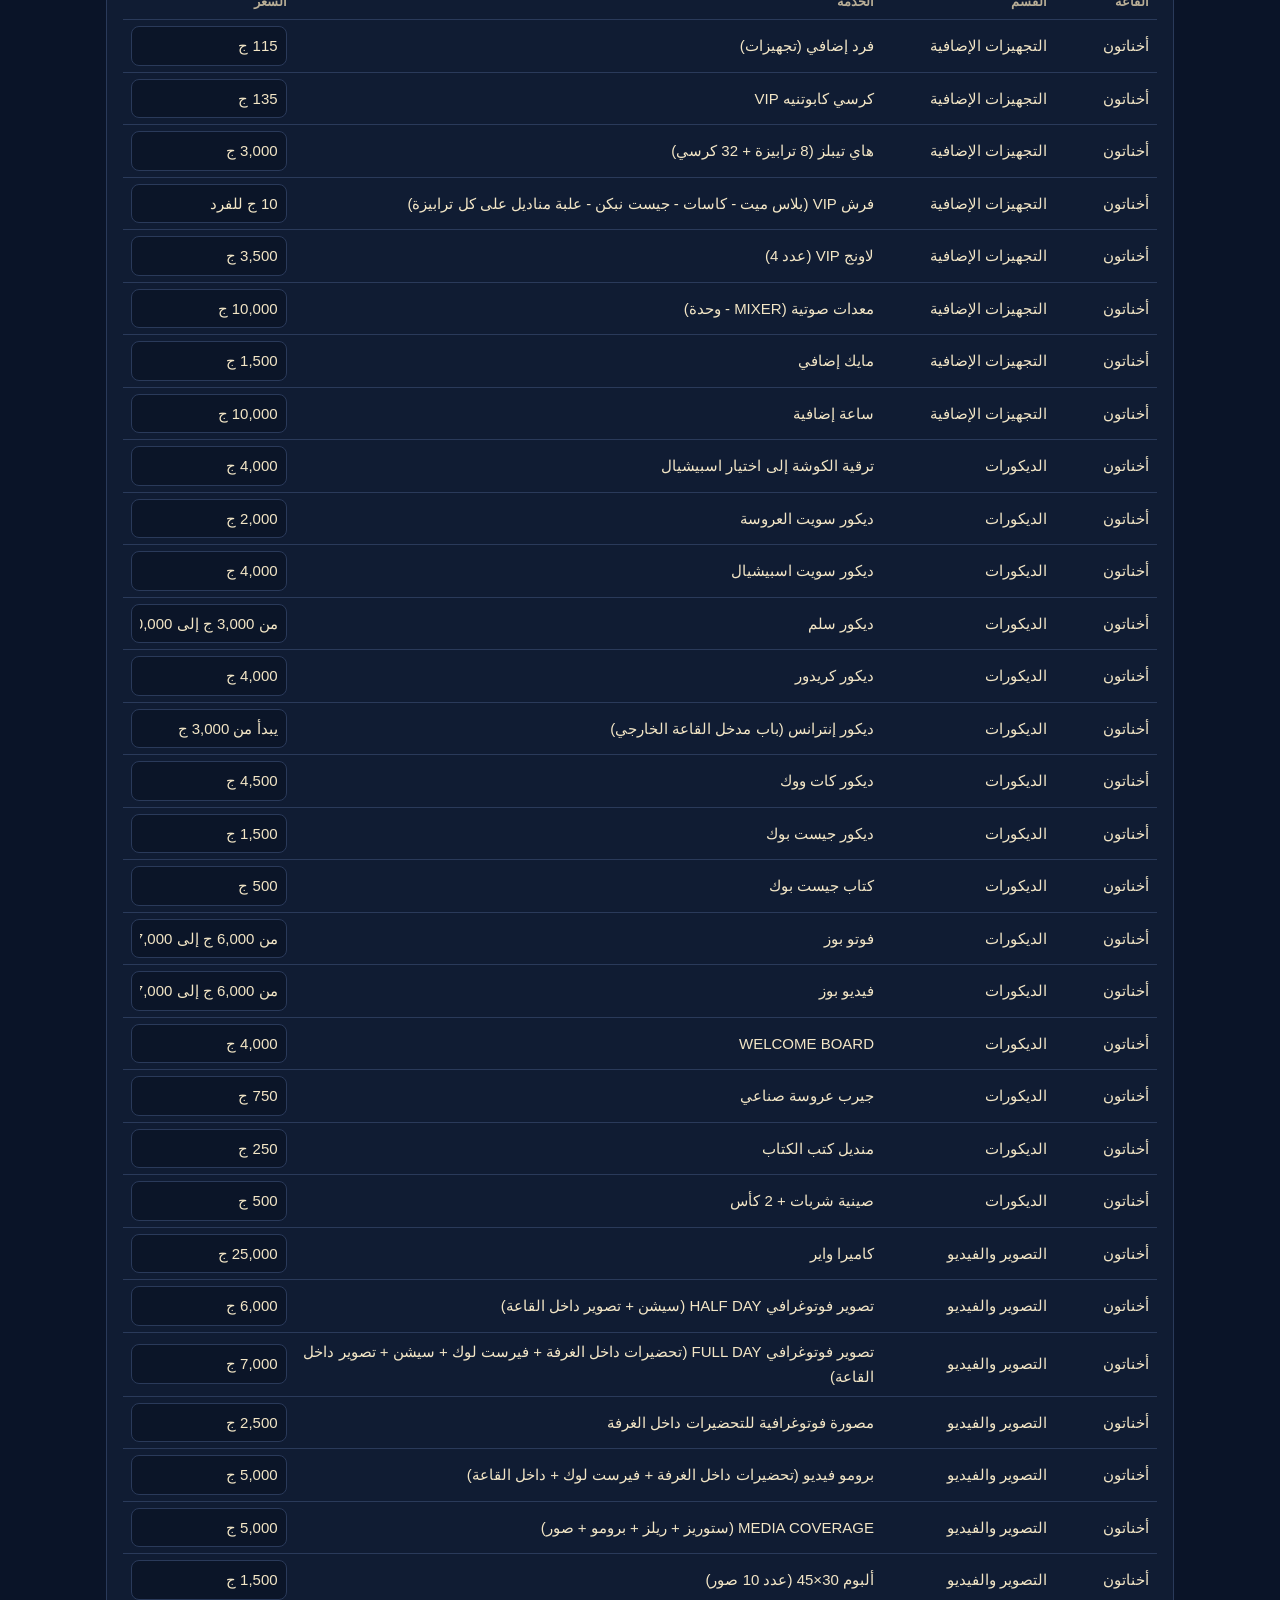
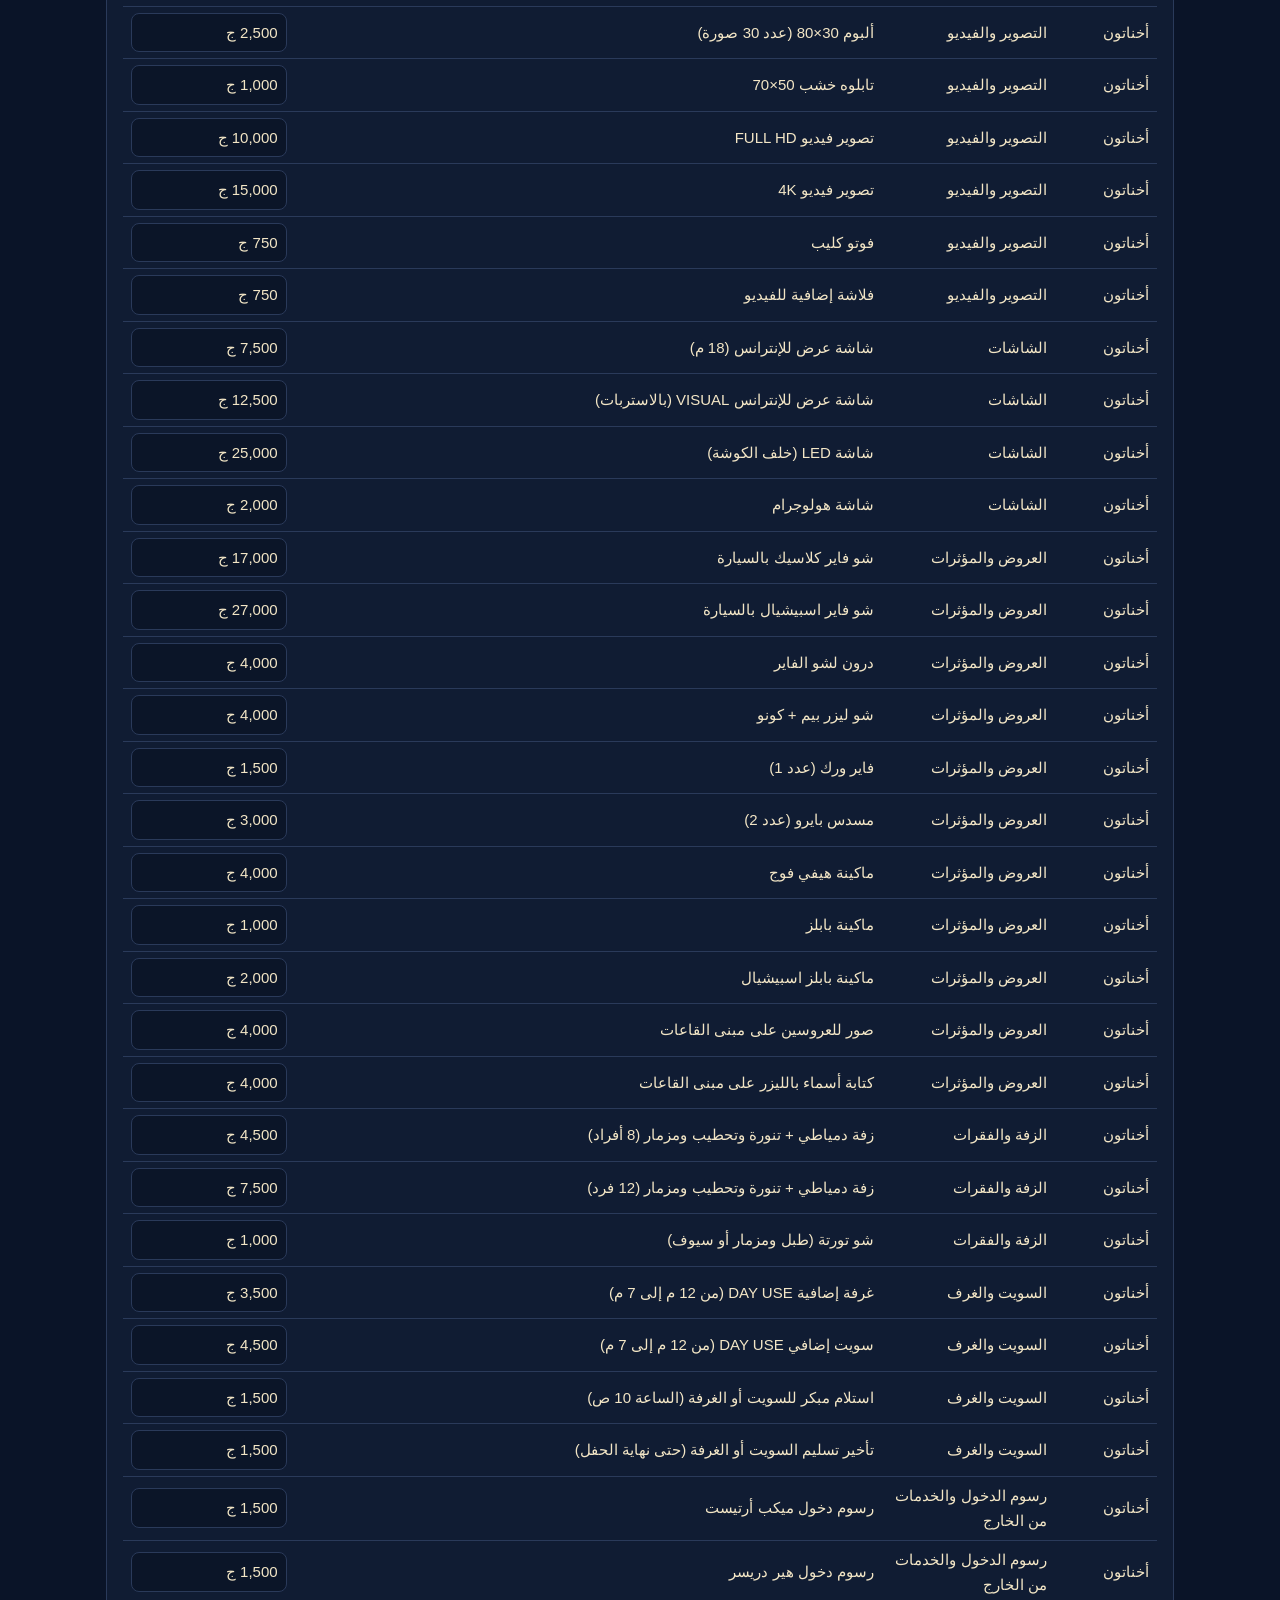
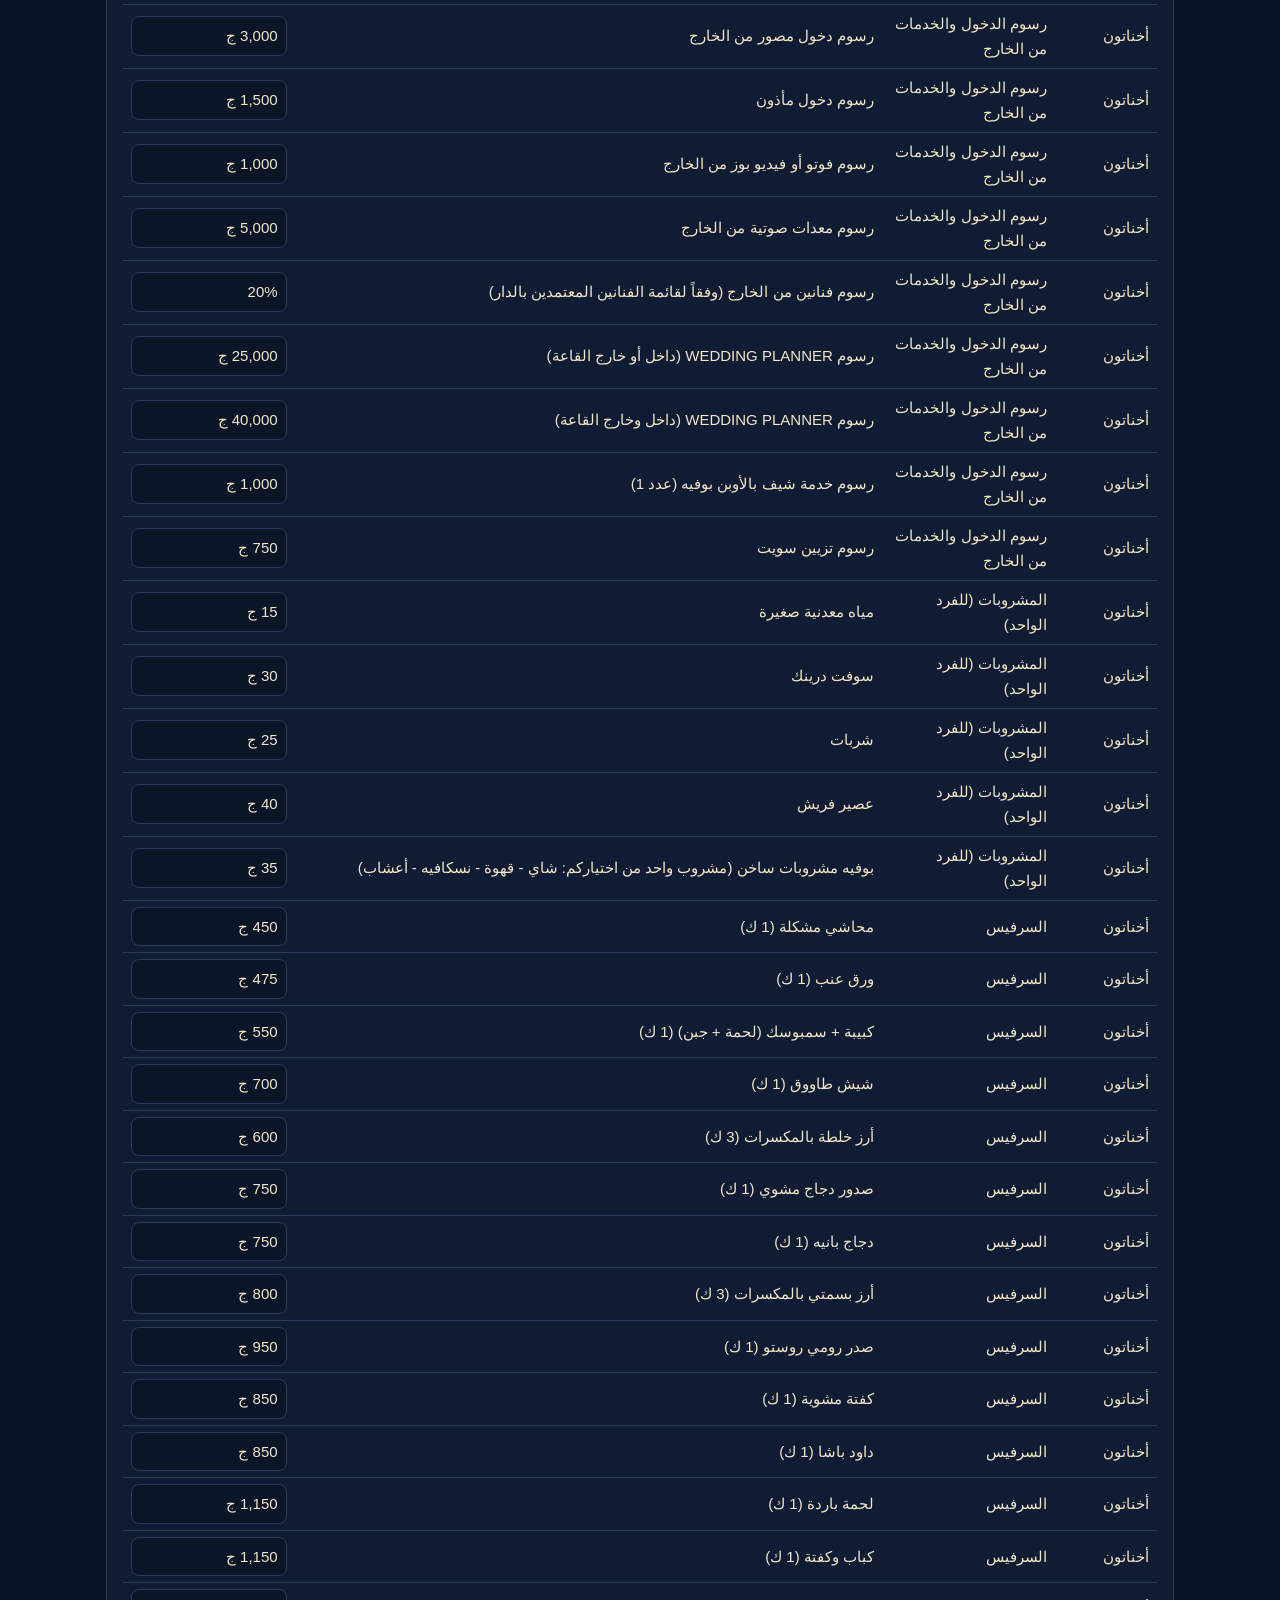
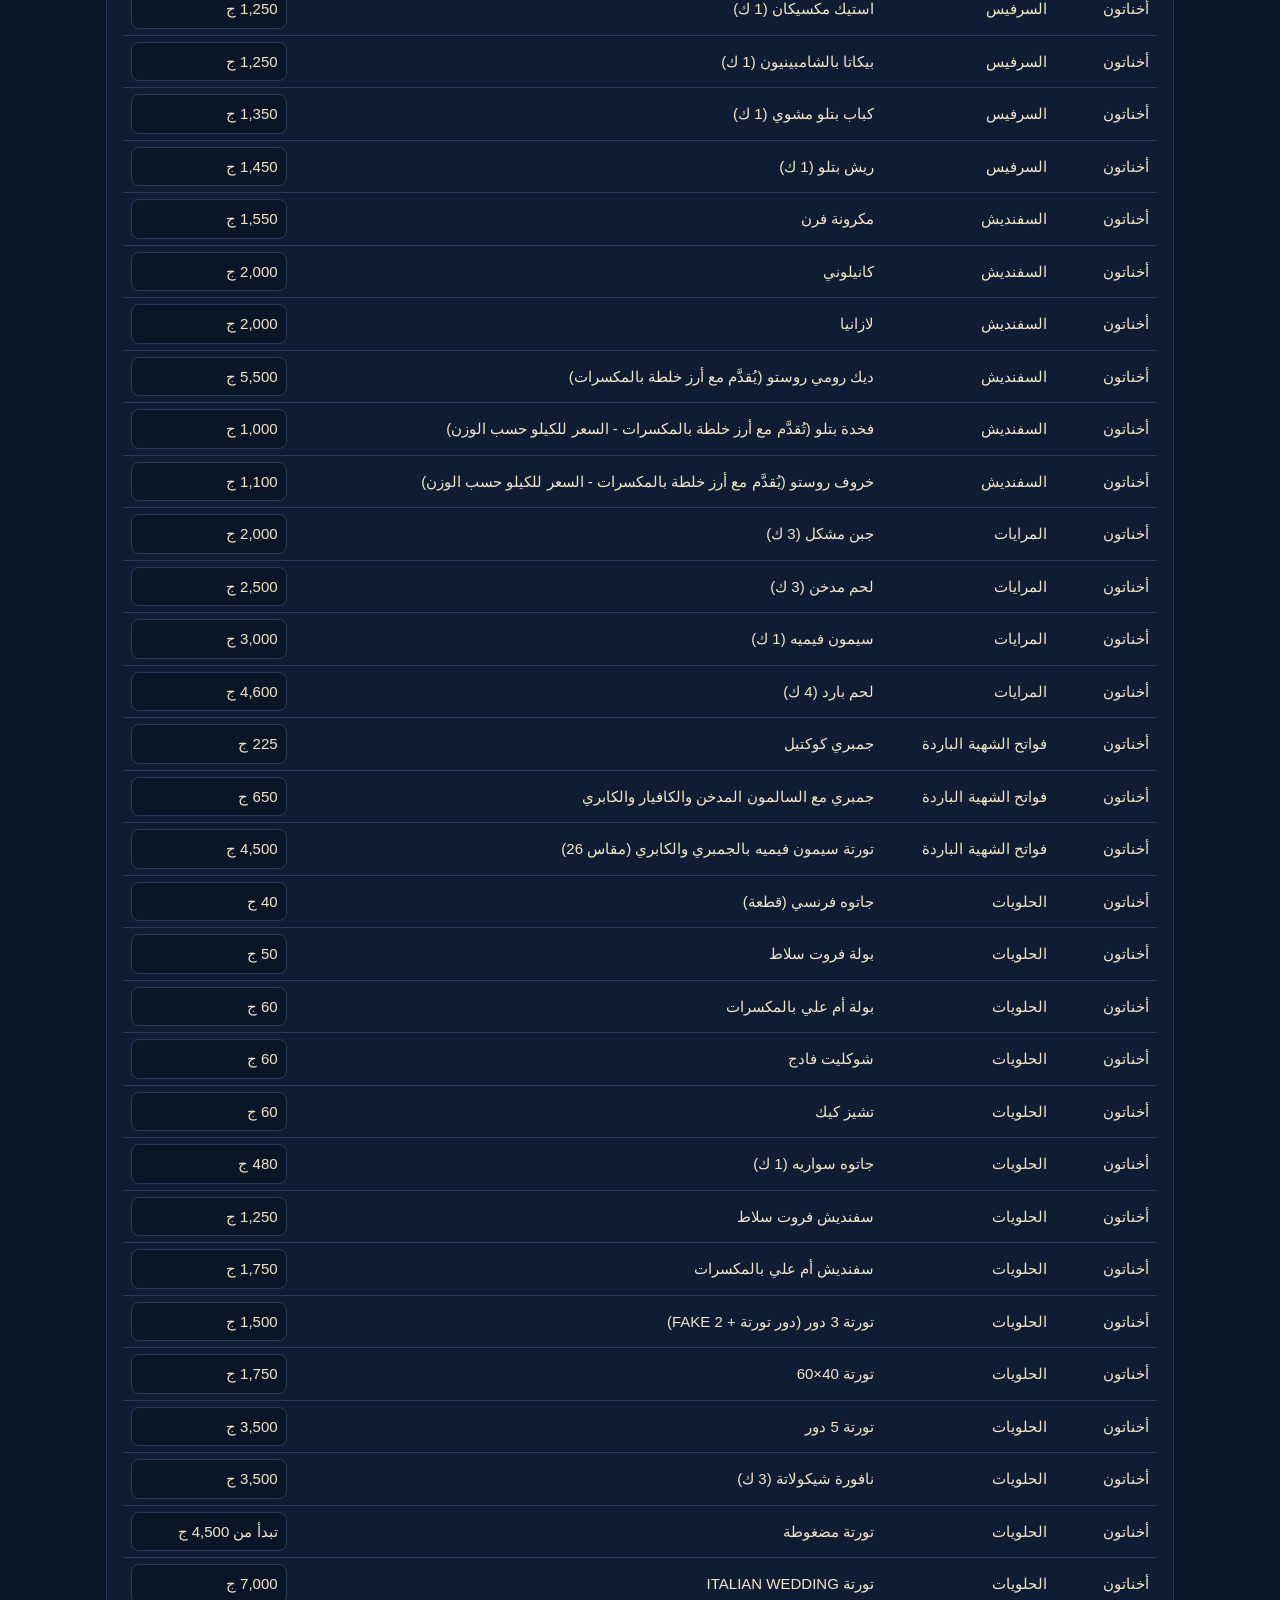
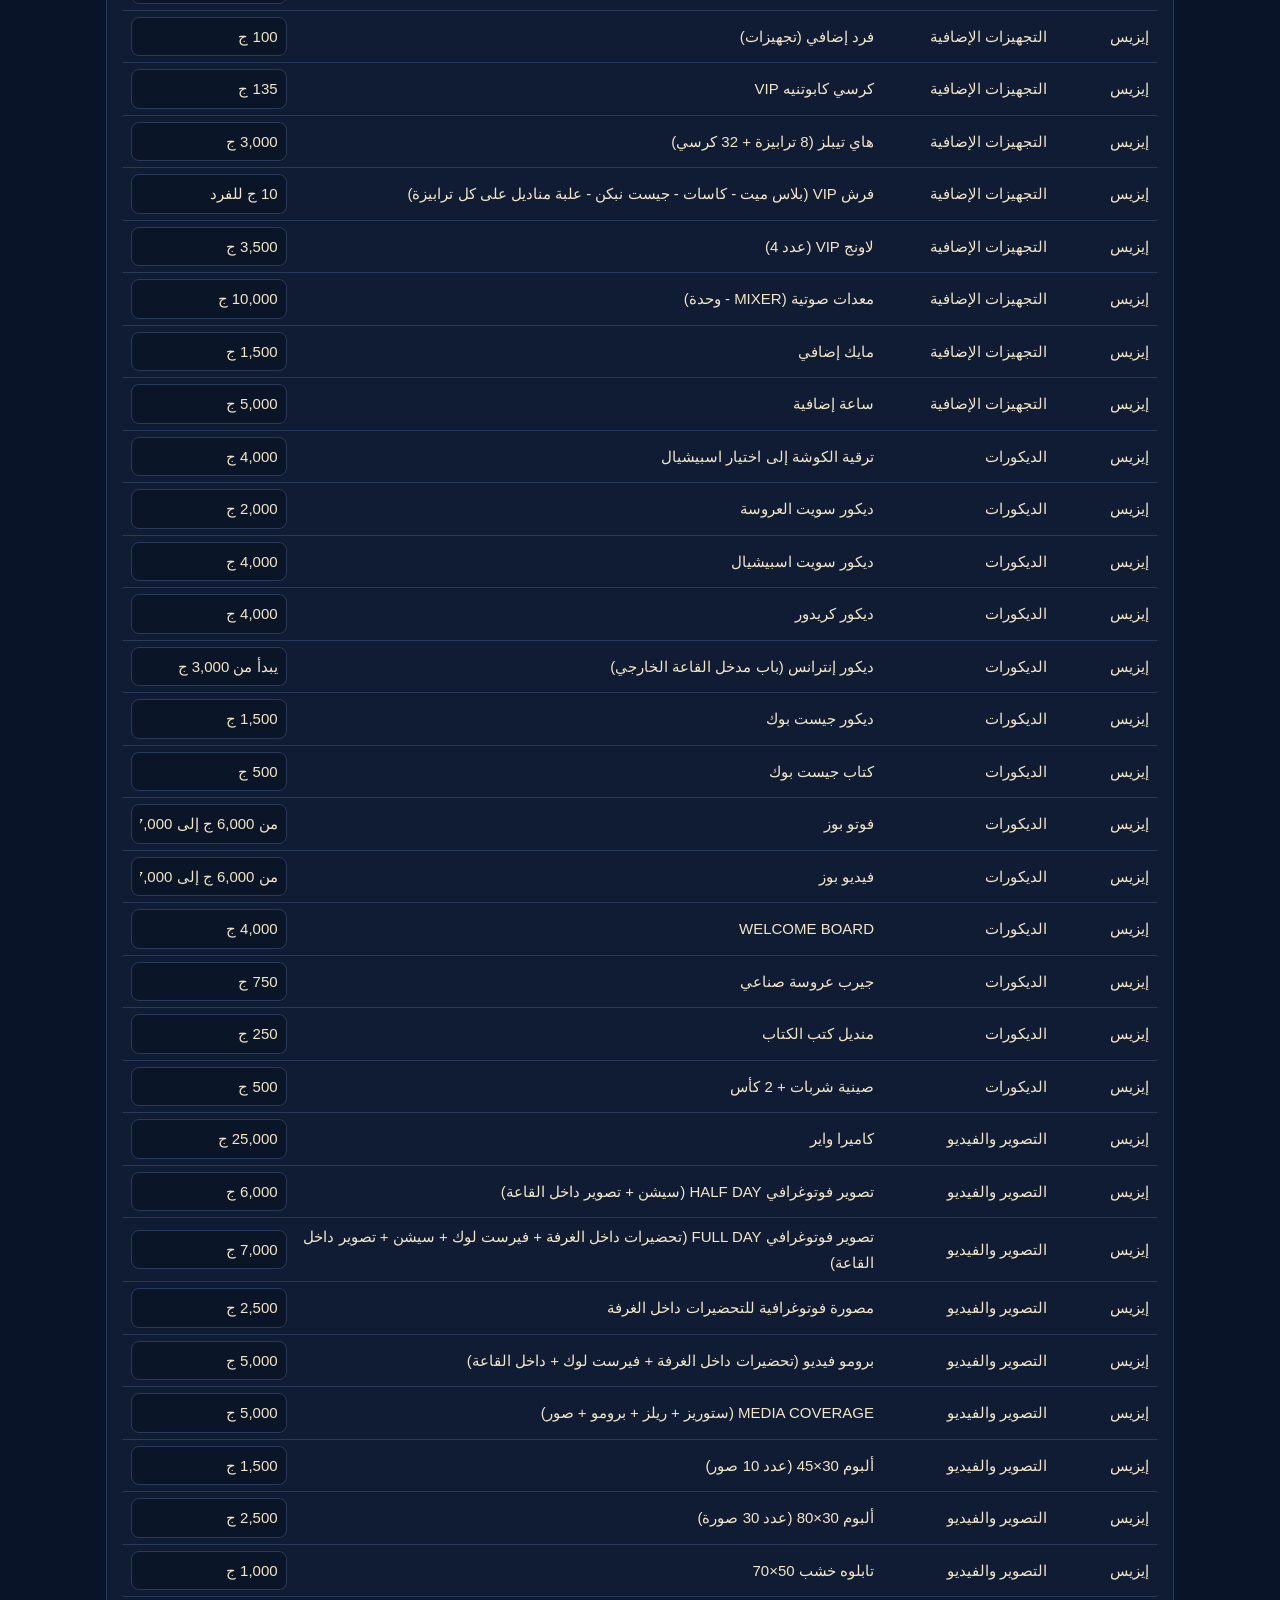
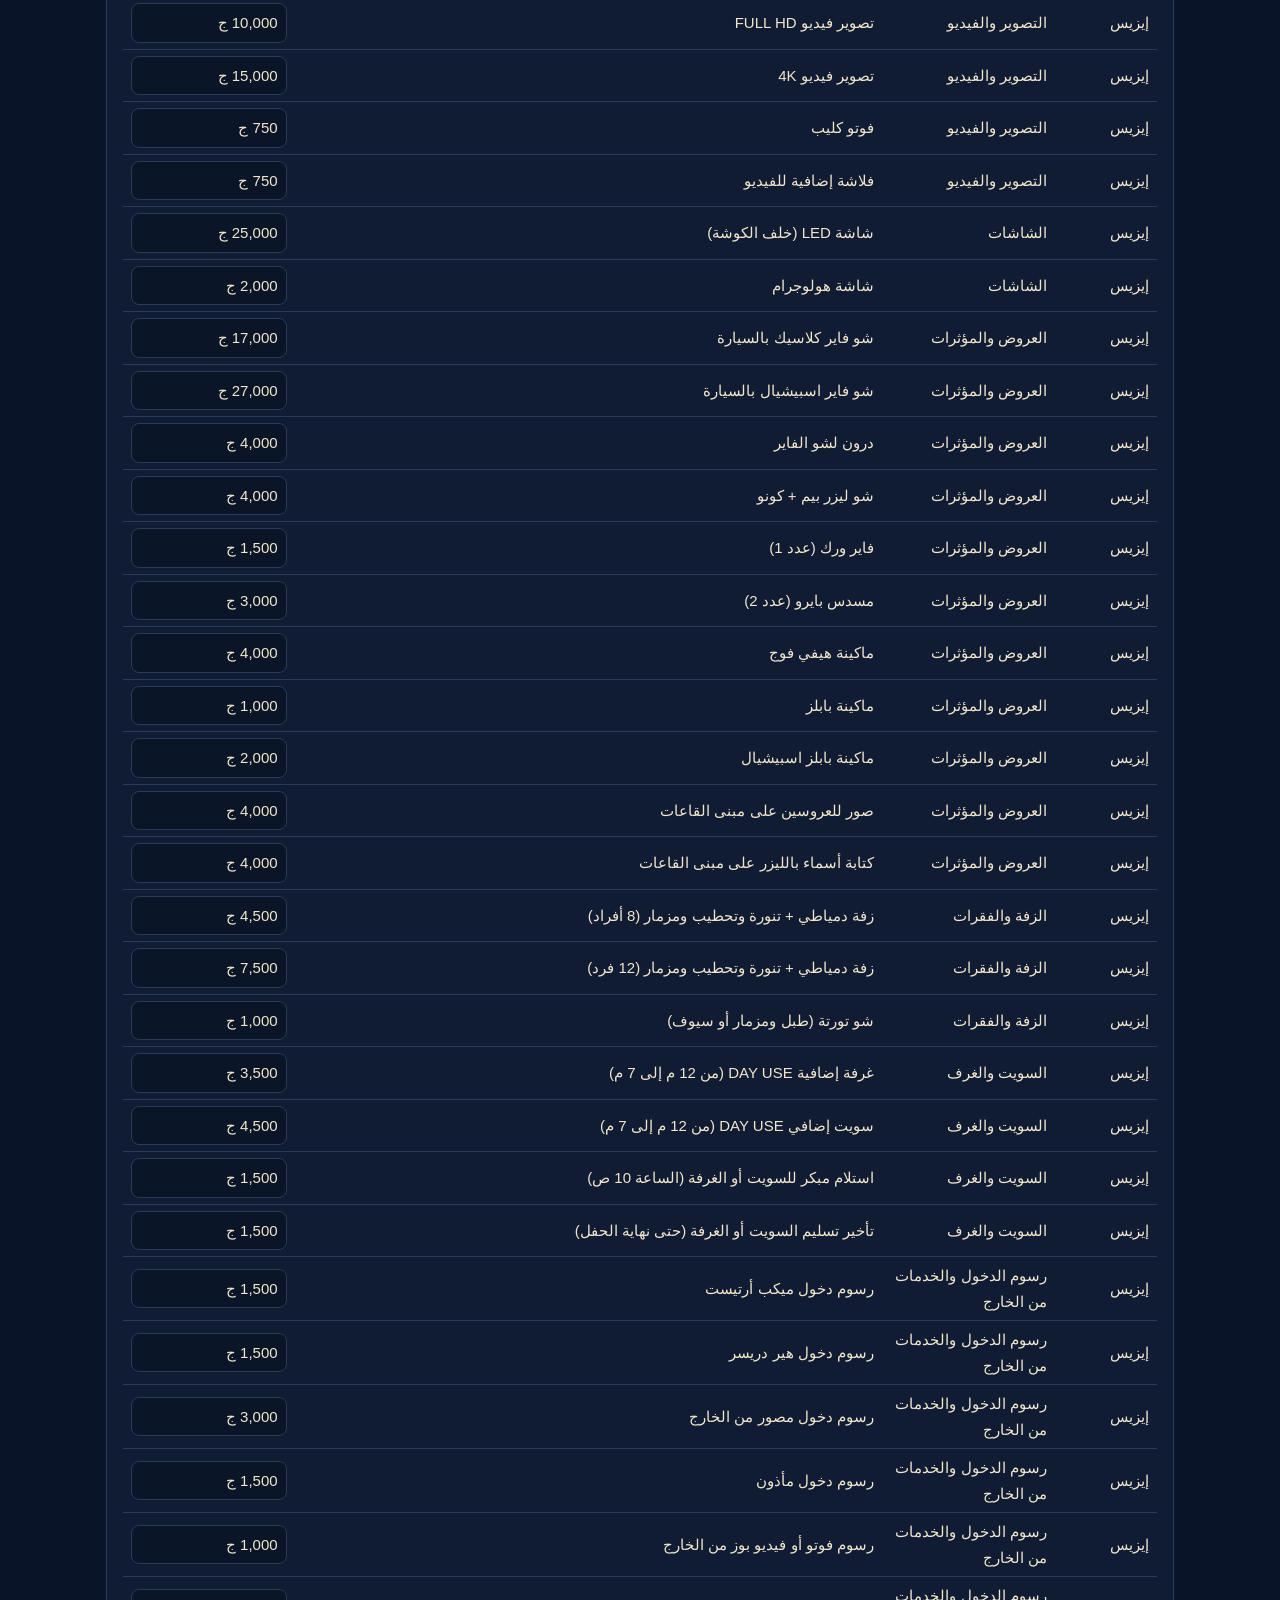
<file: admin/prices.html>
<!doctype html>
<html lang="ar" dir="rtl">
<head>
<meta charset="utf-8">
<meta name="viewport" content="width=device-width,initial-scale=1">
<title>تعديل أسعار المساعد الذكي</title>
<meta name="robots" content="noindex,nofollow">
<style>
:root{--bg:#0A1428;--card:#101C33;--line:#2A3A5A;--ink:#F3E6C6;--dim:#B9AE96;--gold:#D9BE85;--gold2:#C8A464;--ok:#7FD1A1;--bad:#F2918B;--chg:#3A3014}
*{box-sizing:border-box}
body{margin:0;background:var(--bg);color:var(--ink);font:15px/1.7 "Cairo","Tajawal","Segoe UI",Tahoma,sans-serif}
header{position:sticky;top:0;z-index:5;background:#08101F;border-bottom:1px solid var(--line);padding:12px 16px;display:flex;flex-wrap:wrap;gap:10px;align-items:center}
header h1{font-size:18px;margin:0;color:var(--gold);flex:1 1 220px}
button,.btn{font:inherit;border:0;border-radius:10px;padding:9px 16px;cursor:pointer;background:linear-gradient(180deg,#F1DCA8,#C8A464);color:#0A1120;font-weight:700}
button.ghost{background:none;color:var(--gold);border:1px solid var(--gold2)}
button:disabled{opacity:.45;cursor:not-allowed}
main{max-width:1100px;margin:0 auto;padding:16px}
.note{background:var(--card);border:1px solid var(--line);border-radius:12px;padding:12px 16px;margin:0 0 16px;color:var(--dim)}
.note b{color:var(--ink)}
section{background:var(--card);border:1px solid var(--line);border-radius:14px;margin:0 0 16px;overflow:hidden}
section>h2{margin:0;padding:12px 16px;font-size:16px;color:var(--gold);border-bottom:1px solid var(--line);cursor:pointer}
section>h2 small{color:var(--dim);font-weight:400}
.body{padding:12px 16px;overflow-x:auto}
table{border-collapse:collapse;width:100%;min-width:560px}
th,td{border-bottom:1px solid var(--line);padding:6px 8px;text-align:right;vertical-align:middle}
th{color:var(--dim);font-weight:600;font-size:13px}
input[type=number],input[type=text]{width:100%;min-width:90px;background:#0B1528;color:var(--ink);border:1px solid var(--line);border-radius:8px;padding:6px 8px;font:inherit;direction:ltr;text-align:right}
input.txt{direction:rtl}
input.changed{background:var(--chg);border-color:var(--gold2)}
input.bad{border-color:var(--bad)}
.kv{display:flex;flex-wrap:wrap;gap:12px;margin:0 0 10px}
.kv label{display:flex;flex-direction:column;gap:4px;font-size:13px;color:var(--dim);min-width:150px}
#log{white-space:pre-line;font-size:13.5px}
.ok{color:var(--ok)} .err{color:var(--bad)}
#search{max-width:320px;direction:rtl}
.hide{display:none}
@media (max-width:600px){header h1{flex-basis:100%}button{padding:8px 12px}}
</style>
</head>
<body>
<header>
  <h1>تعديل أسعار مساعد دار المراسم الذكي</h1>
  <label class="btn ghost" style="background:none;color:var(--gold);border:1px solid var(--gold2)">فتح ملف kb.js<input id="file" type="file" accept=".js" hidden></label>
  <button id="save" disabled>حفظ ملف kb.js الجديد</button>
</header>
<main>
  <div class="note" id="intro">
    <b>طريقة الاستخدام:</b> افتح ملف <b>kb.js</b> الحالي (من فولدر bot)، وعدّل الأسعار في الخانات، وبعدين اضغط «حفظ ملف kb.js الجديد» وارفعه مكان القديم جوه فولدر bot.<br>
    الخانة اللي اتغيرت بتنوّر، وتحت فيه سجل بكل تغيير (القديم ← الجديد). الصفحة دي مابتبعتش أي حاجة لأي مكان؛ كل الشغل على جهازك.<br>
    <b>مهم:</b> التعديل هنا بيغيّر أسعار المساعد الذكي وتطبيق الموظف بس. صفحات المنيو على الموقع وملفات الـ PDF محتاجين تتحدّث لوحدهم بنفس الأرقام.
  </div>
  <div id="app"></div>
  <section id="logsec" class="hide"><h2>سجل التعديلات</h2><div class="body"><div id="log"></div></div></section>
</main>
<script>
(function () {
  'use strict';
  let K = null, ORIG = null, NAME = 'kb.js';
  const changes = new Map();
  const $ = s => document.querySelector(s);
  const esc = s => String(s == null ? '' : s).replace(/[&<>"]/g, c => ({ '&': '&amp;', '<': '&lt;', '>': '&gt;', '"': '&quot;' }[c]));
  const get = (o, path) => path.reduce((a, k) => a == null ? a : a[k], o);
  const set = (o, path, v) => { const last = path[path.length - 1]; get(o, path.slice(0, -1))[last] = v; };
  const label = path => path.join(' › ');

  function load(text) {
    const m = text.match(/^\s*window\.DMKB\s*=\s*([\s\S]*?);?\s*$/);
    if (!m) throw new Error('الملف ده مش ملف kb.js بتاع المساعد');
    K = JSON.parse(m[1]); ORIG = JSON.parse(m[1]); changes.clear();
    render(); $('#save').disabled = false; $('#logsec').classList.remove('hide'); log();
  }

  // a number field bound to a path in the data
  function num(path, opt) {
    opt = opt || {};
    const v = get(K, path);
    return `<input type="number" min="0" step="${opt.step || 1}" data-p='${esc(JSON.stringify(path))}' data-k="n" value="${esc(v)}" title="${esc(opt.title || '')}">`;
  }
  function txt(path) { return `<input type="text" class="txt" data-p='${esc(JSON.stringify(path))}' data-k="t" value="${esc(get(K, path))}">`; }
  const sec = (title, sub, inner, open) => `<section><h2>${title} <small>${sub || ''}</small></h2><div class="body${open ? '' : ''}">${inner}</div></section>`;

  function render() {
    const H = K.halls, out = [];
    // wedding halls
    Object.keys(H).forEach(id => {
      const h = H[id], wk = h.pk.type === 'wk', hi = ['halls', id];
      const pk = wk
        ? `<div class="kv"><label>باكدج منتصف الأسبوع (عدد الأفراد)${num([...hi, 'pk', 'wd', 'n'])}</label><label>باكدج نهاية الأسبوع (عدد الأفراد)${num([...hi, 'pk', 'we', 'n'])}</label><label>أقل سعة${num([...hi, 'min'])}</label><label>أقصى سعة${num([...hi, 'max'])}</label></div>`
        : `<div class="kv"><label>الباكدج (عدد الأفراد)${num([...hi, 'pk', 'n'])}</label><label>رسوم نهاية الأسبوع (ج)${num([...hi, 'pk', 'fee'])}</label><label>أقل سعة${num([...hi, 'min'])}</label><label>أقصى سعة${num([...hi, 'max'])}</label></div>`;
      const head = wk ? '<th>المنيو</th><th>سعر منتصف الأسبوع</th><th>سعر نهاية الأسبوع</th><th>الوجبة الإضافية: أول ٥٠</th><th>من ٥١ لـ ١٠٠</th><th>أكتر من ١٠٠</th>'
        : `<th>المنيو</th><th>سعر الباكدج</th>${h.menus.some(m => m.tiers) ? '<th>الوجبة الإضافية: أول ٥٠</th><th>من ٥١ لـ ١٠٠</th><th>أكتر من ١٠٠</th>' : '<th>الوجبة الإضافية</th>'}`;
      const rows = h.menus.map((m, i) => {
        const mp = [...hi, 'menus', i];
        const price = wk ? `<td>${num([...mp, 'wd'])}</td><td>${num([...mp, 'we'])}</td>` : `<td>${num([...mp, 'price'])}</td>`;
        const ex = m.tiers ? `<td>${num([...mp, 'tiers', 0])}</td><td>${num([...mp, 'tiers', 1])}</td><td>${num([...mp, 'tiers', 2])}</td>` : (h.menus.some(x => x.tiers) ? `<td colspan="3">${num([...mp, 'extra'])}</td>` : `<td>${num([...mp, 'extra'])}</td>`);
        return `<tr><td>${esc(m.name)}</td>${price}${ex}</tr>`;
      }).join('');
      out.push(sec(esc(h.name), wk ? 'باكدجين: منتصف الأسبوع ونهايته' : 'باكدج + رسوم نهاية الأسبوع', pk + `<table><tr>${head}</tr>${rows}</table>`));
    });
    // marriage contract
    if (K.katb) out.push(sec('عقد القران', '', `<table><tr><th>القاعة</th><th>الباكدج (عدد)</th><th>السعر</th><th>الفرد الإضافي</th></tr>${Object.keys(K.katb).map(id => `<tr><td>${esc(K.katb[id].name)}</td><td>${num(['katb', id, 'n'])}</td><td>${num(['katb', id, 'price'])}</td><td>${num(['katb', id, 'extra'])}</td></tr>`).join('')}</table>`));
    if (K.aqiqa) out.push(sec('العقيقة', '', `<table><tr><th>الباكدج</th><th>العدد</th><th>السعر</th><th>الفرد الإضافي</th></tr>${K.aqiqa.map((a, i) => `<tr><td>${esc(a.name)}</td><td>${num(['aqiqa', i, 'n'])}</td><td>${num(['aqiqa', i, 'price'])}</td><td>${num(['aqiqa', i, 'extra'])}</td></tr>`).join('')}</table>`));
    if (K.birthday) out.push(sec('أعياد الميلاد', '', `<table><tr><th>المكان</th><th>أقل عدد</th><th>أقصى عدد</th><th>السعر</th></tr>${K.birthday.map((b, i) => `<tr><td>${esc(b.name)}</td><td>${num(['birthday', i, 'min'])}</td><td>${num(['birthday', i, 'max'])}</td><td>${num(['birthday', i, 'price'])}</td></tr>`).join('')}</table>`));
    if (K.special) {
      const mh = (K.special.menus || []).filter(m => m.pp != null);
      out.push(sec('المناسبات الخاصة والمؤتمرات', '', `<table><tr><th>القاعة</th><th>العدد</th><th>سعر الحجز</th></tr>${K.special.halls.map((h, i) => `<tr><td>${esc(h.name)}</td><td>${num(['special', 'halls', i, 'n'])}</td><td>${num(['special', 'halls', i, 'price'])}</td></tr>`).join('')}</table>${mh.length ? `<table style="margin-top:12px"><tr><th>المنيو</th><th>سعر الفرد</th></tr>${K.special.menus.map((m, i) => m.pp == null ? '' : `<tr><td>${esc(m.name)}</td><td>${num(['special', 'menus', i, 'pp'])}</td></tr>`).join('')}</table>` : ''}`));
    }
    if (K.deposit) out.push(sec('مقدم الحجز والتأمين', '', `<table><tr><th>القاعة</th><th>مقدم الحجز</th><th>التأمين</th></tr>${K.deposit.map((r, i) => `<tr><td>${esc(r[0])}</td><td>${num(['deposit', i, 1])}</td><td>${num(['deposit', i, 2])}</td></tr>`).join('')}</table>`));
    // the value of what each wedding package already includes (shown to the client under the estimate; empty = hidden)
    out.push(sec('قيمة الخدمات المشمولة في الباكدج', 'اكتب قيمة كل خدمة لو اتطلبت لوحدها، والمساعد يعرض للعميل إجماليها تحت الحسبة (السيب فاضي = مش بيظهر)', Object.keys(H).map(id => { const items = (H[id].inc || []).flatMap(s => s.o.filter(o => o[0] === 'i').map(o => o[1])).filter(x => !/حجز القاع|كراسي/.test(x)); return items.length ? `<p style="margin:10px 0 4px;color:var(--gold)">${esc(H[id].name)}</p><table><tr><th>الخدمة المشمولة</th><th>قيمتها لوحدها (ج)</th></tr>${items.map(x => `<tr><td>${esc(x)}</td><td><input type="number" min="0" data-iv='${esc(JSON.stringify([id, x]))}' value="${esc(K.incv && K.incv[id] && K.incv[id][x] != null ? K.incv[id][x] : '')}"></td></tr>`).join('')}</table>` : ''; }).join('')));
    // add-ons (price kept as text exactly as printed, e.g. «1,500 ج» or «10 ج للفرد»)
    const SC = { akhenaten: 'أخناتون', isis: 'إيزيس', lotus: 'اللوتس', lotusk: 'كتب كتاب اللوتس', mawadda: 'المودة والرحمة', birthday: 'أعياد الميلاد', special: 'مناسبات خاصة', photo: 'فوتو سيشن', aqiqa: 'العقيقة' };
    out.push(sec('الإضافات والخدمات', `${K.addons.length} بند – السعر بيتكتب زي ما هو مطبوع (مثلاً: 1,500 ج أو 10 ج للفرد)`, `<input id="search" type="text" placeholder="ابحث باسم الخدمة أو القاعة…"><table id="addons" style="margin-top:10px"><tr><th>القاعة</th><th>القسم</th><th>الخدمة</th><th>السعر</th></tr>${K.addons.map((a, i) => `<tr data-q="${esc((SC[a.s] || a.s) + ' ' + a.g + ' ' + a.n)}"><td>${esc(SC[a.s] || a.s)}</td><td>${esc(a.g)}</td><td>${esc(a.n)}</td><td>${txt(['addons', i, 'p'])}</td></tr>`).join('')}</table>`));
    $('#app').innerHTML = out.join('');
    $('#app').querySelectorAll('input[data-p]').forEach(el => el.addEventListener('input', onEdit));
    $('#app').querySelectorAll('input[data-iv]').forEach(el => el.addEventListener('input', onIncv));
    const s = $('#search'); if (s) s.addEventListener('input', () => { const q = s.value.trim(); $('#addons').querySelectorAll('tr[data-q]').forEach(tr => tr.classList.toggle('hide', q && !tr.dataset.q.includes(q))); });
  }

  function onEdit(e) {
    const el = e.target, path = JSON.parse(el.dataset.p), old = get(ORIG, path);
    let v = el.value;
    if (el.dataset.k === 'n') { const n = Number(v); if (v === '' || !isFinite(n) || n < 0) { el.classList.add('bad'); return; } el.classList.remove('bad'); v = n; }
    set(K, path, v);
    const key = JSON.stringify(path);
    if (v === old) { changes.delete(key); el.classList.remove('changed'); } else { changes.set(key, { path, old, v }); el.classList.add('changed'); }
    log();
  }

  function onIncv(e) {
    const el = e.target, [hid, item] = JSON.parse(el.dataset.iv), v = el.value.trim();
    const old = ORIG.incv && ORIG.incv[hid] && ORIG.incv[hid][item] != null ? ORIG.incv[hid][item] : '';
    if (v !== '' && (!isFinite(+v) || +v < 0)) { el.classList.add('bad'); return; } el.classList.remove('bad');
    if (v === '') { if (K.incv && K.incv[hid]) { delete K.incv[hid][item]; if (!Object.keys(K.incv[hid]).length) delete K.incv[hid]; if (!Object.keys(K.incv).length) delete K.incv; } }
    else { K.incv = K.incv || {}; K.incv[hid] = K.incv[hid] || {}; K.incv[hid][item] = +v; }
    const key = 'incv|' + hid + '|' + item, nv = v === '' ? '' : +v;
    if (nv === old) { changes.delete(key); el.classList.remove('changed'); } else { changes.set(key, { path: ['incv', hid, item], old: old === '' ? '—' : old, v: nv === '' ? '—' : nv }); el.classList.add('changed'); }
    log();
  }
  // the names a person reads in the change log
  function readable(path) {
    const P = path.slice();
    if (P[0] === 'halls') { const h = K.halls[P[1]]; let s = h.name; if (P[2] === 'menus') { s += ' – ' + h.menus[P[3]].name; const f = { wd: 'منتصف الأسبوع', we: 'نهاية الأسبوع', price: 'سعر الباكدج', extra: 'الوجبة الإضافية' }[P[4]]; if (f) s += ' – ' + f; if (P[4] === 'tiers') s += ' – الوجبة الإضافية ' + ['أول ٥٠', 'من ٥١ لـ ١٠٠', 'أكتر من ١٠٠'][P[5]]; } else s += ' – ' + label(P.slice(2)); return s; }
    if (P[0] === 'addons') { const a = K.addons[P[1]]; return 'إضافة – ' + a.n; }
    if (P[0] === 'incv') return K.halls[P[1]].name + ' – قيمة «' + P[2] + '» المشمولة';
    if (P[0] === 'deposit') return K.deposit[P[1]][0] + ' – ' + (P[2] === 1 ? 'مقدم الحجز' : 'التأمين');
    return label(P);
  }
  function checks() {
    const W = [];
    Object.values(K.halls).forEach(h => h.menus.forEach(m => { if (m.tiers && !(m.tiers[0] >= m.tiers[1] && m.tiers[1] >= m.tiers[2])) W.push(`تنبيه: ${h.name} – ${m.name}: شرائح الوجبة الإضافية مش متدرجة من الأعلى للأقل.`); if (h.pk.type === 'wk' && m.we < m.wd) W.push(`تنبيه: ${h.name} – ${m.name}: سعر نهاية الأسبوع أقل من منتصف الأسبوع.`); }));
    K.addons.forEach(a => { if (!/\d/.test(String(a.p)) && !/%/.test(String(a.p))) W.push(`تنبيه: الإضافة «${a.n}» سعرها مفيهوش رقم.`); });
    return W;
  }
  function log() {
    const L = [...changes.values()].map(c => `• ${readable(c.path)}: ${c.old} ← ${c.v}`);
    const W = checks();
    $('#log').innerHTML = (L.length ? `<span class="ok">${L.length} تعديل:</span>\n` + esc(L.join('\n')) : 'لسه مفيش تعديلات.') + (W.length ? `\n\n<span class="err">${esc(W.join('\n'))}</span>` : '');
  }

  $('#file').addEventListener('change', e => {
    const f = e.target.files[0]; if (!f) return; NAME = f.name;
    const r = new FileReader(); r.onload = () => { try { load(String(r.result)); } catch (err) { alertBox(err.message); } }; r.readAsText(f, 'utf-8');
  });
  function alertBox(msg) { $('#intro').insertAdjacentHTML('beforeend', `<p class="err">${esc(msg)}</p>`); }
  $('#save').addEventListener('click', () => {
    if (!K) return;
    const W = checks(); if (W.length && !confirm('فيه تنبيهات في الأسعار:\n' + W.join('\n') + '\n\nتحفظ برضه؟')) return;
    const blob = new Blob(['window.DMKB=' + JSON.stringify(K) + ';\n'], { type: 'application/javascript' });
    const a = document.createElement('a'); a.href = URL.createObjectURL(blob); a.download = 'kb.js'; document.body.appendChild(a); a.click(); setTimeout(() => { URL.revokeObjectURL(a.href); a.remove(); }, 500);
  });
  // when the page is hosted next to the bot, load the live file directly
  fetch('../bot/kb.js', { cache: 'no-store' }).then(r => r.ok ? r.text() : Promise.reject()).then(load).catch(() => {});
})();
</script>
</body>
</html>
</file>
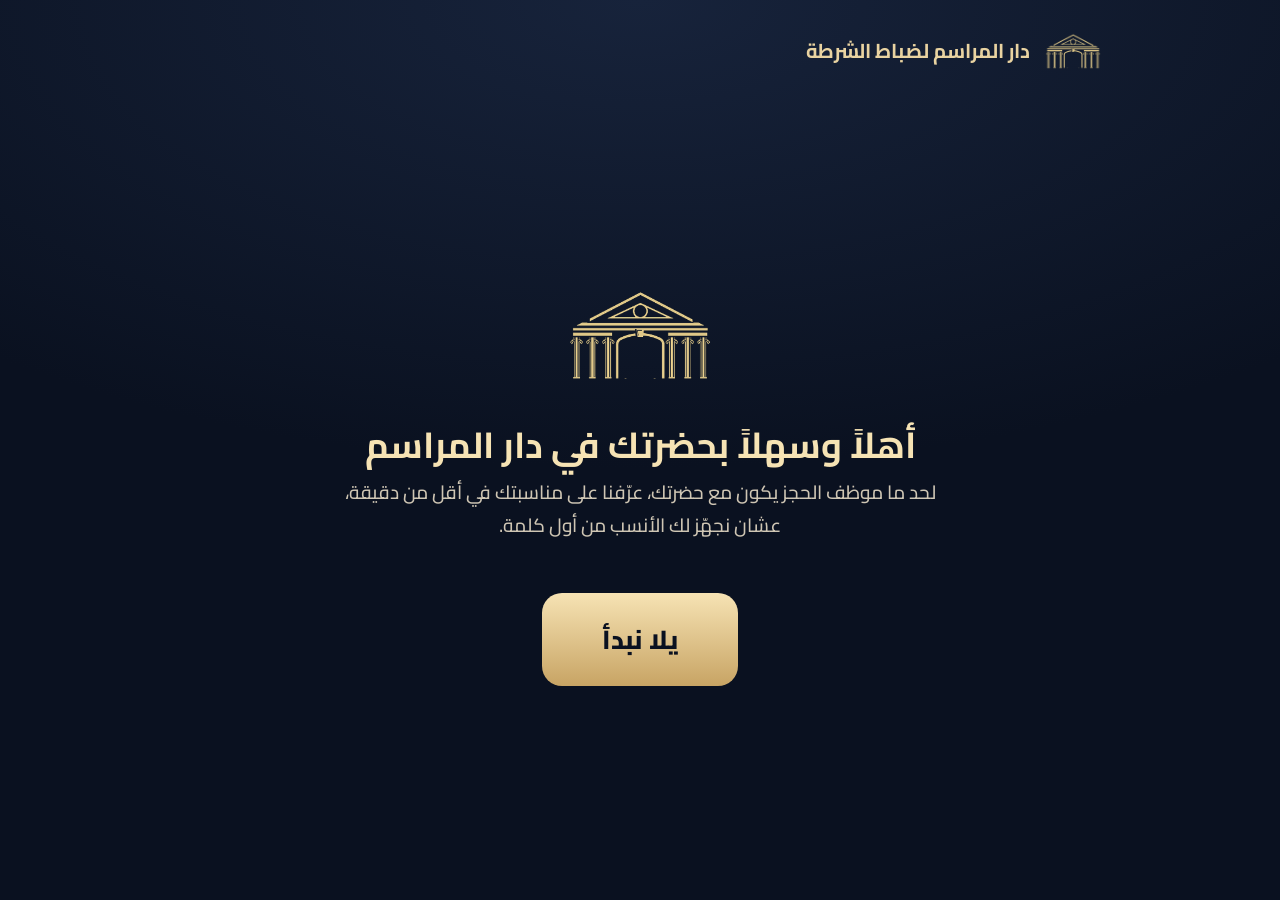
<file: staff/reception.html>
<!doctype html>
<html lang="ar" dir="rtl">
<head>
<meta charset="utf-8">
<meta name="viewport" content="width=device-width,initial-scale=1,maximum-scale=1,user-scalable=no">
<meta name="robots" content="noindex,nofollow">
<meta name="theme-color" content="#0A1120">
<meta name="apple-mobile-web-app-capable" content="yes">
<title>أهلاً بحضرتك – دار المراسم لضباط الشرطة</title>
<link rel="preconnect" href="https://fonts.googleapis.com">
<link href="https://fonts.googleapis.com/css2?family=Cairo:wght@400;600;700;800&display=swap" rel="stylesheet">
<style>
:root{--night:#0A1120;--night2:#111B30;--gold:#C8A464;--gold2:#E9D3A1;--cream:#F1DFB5;--mut:#CFC6B4}
*{box-sizing:border-box;-webkit-tap-highlight-color:transparent}
html,body{margin:0;height:100%;background:radial-gradient(120% 80% at 50% 0%,#17233B 0%,#0A1120 65%) fixed;color:var(--cream);font:600 19px/1.7 "Cairo",Tahoma,sans-serif;user-select:none}
.wrap{min-height:100%;display:flex;flex-direction:column;max-width:980px;margin:0 auto;padding:22px 28px}
.top{display:flex;align-items:center;gap:14px}
.top img{height:58px}
.top b{font-size:20px;color:var(--gold2)}
.dots{margin-inline-start:auto;display:flex;gap:8px}
.dots i{width:12px;height:12px;border-radius:50%;background:#2A3550}
.dots i.on{background:var(--gold)}
.scr{flex:1;display:flex;flex-direction:column;justify-content:center;padding:20px 0}
h1{margin:0 0 6px;font-size:36px;color:#F6E3B4;line-height:1.4}
h2{margin:0 0 6px;font-size:28px;color:#F6E3B4}
p.s{margin:0 0 22px;color:var(--mut);font-size:19px;font-weight:500}
label.l{display:block;margin:18px 0 8px;color:var(--gold2);font-size:18px}
input,textarea{width:100%;padding:16px 18px;border-radius:16px;border:1px solid rgba(200,164,100,.55);background:#0A1120;color:#F6E3B4;font:600 22px "Cairo",Tahoma,sans-serif;outline:none}
input:focus,textarea:focus{border-color:var(--gold);box-shadow:0 0 0 3px rgba(200,164,100,.25)}
textarea{font-size:19px;min-height:90px;resize:none}
.ch{display:flex;flex-wrap:wrap;gap:12px}
.ch button{padding:16px 24px;border-radius:16px;border:1px solid rgba(200,164,100,.5);background:rgba(200,164,100,.06);color:var(--cream);font:700 20px "Cairo",Tahoma,sans-serif;cursor:pointer;min-width:140px}
.ch button.on{background:linear-gradient(180deg,#F6E3B4,#C8A464);color:#0A1120;border-color:transparent}
.ch.big button{flex:1 1 calc(33% - 12px);padding:24px 14px;font-size:22px}
.num{display:flex;align-items:center;gap:14px}
.num button{width:74px;height:74px;border-radius:50%;border:1px solid var(--gold);background:transparent;color:var(--gold2);font-size:36px;cursor:pointer}
.num input{width:200px;text-align:center;font-size:34px}
.nav{display:flex;gap:14px;padding-top:12px}
.nav button{padding:18px 34px;border-radius:18px;border:1px solid var(--gold);background:transparent;color:var(--gold2);font:800 21px "Cairo",Tahoma,sans-serif;cursor:pointer}
.nav .go{margin-inline-start:auto;background:linear-gradient(180deg,#F6E3B4,#C8A464);color:#0A1120;border:0;min-width:220px}
.nav .go:disabled{opacity:.45}
.hint{color:var(--mut);font-size:16px;font-weight:500;margin-top:8px}
.start{align-items:center;text-align:center}
.start img{height:150px;margin-bottom:10px}
.start .go{margin-top:30px;padding:22px 60px;border-radius:20px;border:0;background:linear-gradient(180deg,#F6E3B4,#C8A464);color:#0A1120;font:800 26px "Cairo",Tahoma,sans-serif;cursor:pointer}
.photos{display:grid;grid-template-columns:repeat(3,1fr);gap:14px;margin-top:22px}
.photos figure{margin:0}
.photos img{width:100%;aspect-ratio:4/3;object-fit:cover;border-radius:16px;border:1px solid rgba(200,164,100,.5)}
.photos figcaption{text-align:center;color:var(--gold2);margin-top:6px}
.err{color:#F28B82;font-size:17px;min-height:26px;margin-top:8px}
@media (max-width:700px){h1{font-size:28px}.ch.big button{flex-basis:calc(50% - 12px)}.photos{grid-template-columns:1fr}}
</style>
</head>
<body>
<div class="wrap">
  <div class="top"><img src="../bot/img/crest.png" alt=""><b>دار المراسم لضباط الشرطة</b><div class="dots" id="dots"></div></div>
  <div class="scr" id="scr"></div>
  <div class="nav" id="nav"></div>
</div>
<script>
(() => {
  const API = 'https://script.google.com/macros/s/AKfycbyLhYKrvKr6kzHtjMg-x6bkk-dHDMRFWwKXLxffVFIPd6FyReQCvHzOFcJXTCVnv0qCuA/exec';
  const $ = s => document.querySelector(s), $$ = s => [...document.querySelectorAll(s)];
  const AD = s => String(s).replace(/\d/g, d => '٠١٢٣٤٥٦٧٨٩'[d]);
  const esc = s => String(s == null ? '' : s).replace(/[&<>"]/g, c => ({ '&': '&amp;', '<': '&lt;', '>': '&gt;', '"': '&quot;' }[c]));
  const EV = ['حفل زفاف', 'خطوبة', 'عقد قران', 'عيد ميلاد', 'عقيقة', 'مناسبة خاصة / مؤتمر'];
  const WHO = ['العريس', 'العروسة', 'العريس والعروسة', 'الأهل', 'صاحب المناسبة'];
  const PRIO = ['الأكل والمنيو', 'الديكور والكوشة', 'التصوير', 'التوفير والسعر', 'الفخامة والمساحة'];
  const BUD = ['أقل من ١٥٠ ألف', '١٥٠ – ٢٥٠ ألف', '٢٥٠ – ٣٥٠ ألف', 'أكتر من ٣٥٠ ألف', 'لسه مش محددة'];
  const SRC = ['فيسبوك', 'إنستجرام', 'بحث جوجل / الخرائط', 'ترشيح من الأهل أو الأصدقاء', 'حضر مناسبة بالدار', 'المساعد الذكي على الموقع', 'أخرى'];
  const DAYS = ['منتصف الأسبوع (الأحد – الأربعاء)', 'نهاية الأسبوع (الخميس – السبت)', 'مش فارق'];
  let D, step, timer;
  const reset = () => { D = { name: '', who: '', ev: '', n: 150, date: '', day: '', prio: '', bud: '', src: '', phone: '', notes: '' }; step = 0; draw(); };
  const chips = (key, L, big) => `<div class="ch${big ? ' big' : ''}" data-k="${key}">${L.map(x => `<button type="button" class="${D[key] === x ? 'on' : ''}">${x}</button>`).join('')}</div>`;
  const S = [
    { v: () => `<div class="scr start"><img src="../bot/img/crest.png" alt=""><h1>أهلاً وسهلاً بحضرتك في دار المراسم</h1><p class="s">لحد ما موظف الحجز يكون مع حضرتك، عرّفنا على مناسبتك في أقل من دقيقة،<br>عشان نجهّز لك الأنسب من أول كلمة.</p><button class="go" id="go0">يلا نبدأ</button></div>`, nav: false },
    { v: () => `<h2>أتشرف باسم حضرتك؟</h2><p class="s">والاسم ده اللي الموظف هيرحّب بيه بحضرتك.</p><input id="fName" value="${esc(D.name)}" placeholder="الاسم" autocomplete="off"><label class="l">مين اللي شرّفنا النهارده؟</label>${chips('who', WHO)}`, ok: () => D.name.trim().length > 1 },
    { v: () => `<h2>المناسبة إيه بإذن الله؟</h2><p class="s">ألف مبروك مقدماً.</p>${chips('ev', EV, true)}<label class="l">عدد المعازيم المتوقع تقريباً</label><div class="num"><button type="button" id="nM">−</button><input id="fN" type="number" inputmode="numeric" value="${D.n}"><button type="button" id="nP">+</button></div>`, ok: () => !!D.ev && D.n > 0 },
    { v: () => `<h2>حددتوا التاريخ؟</h2><p class="s">لو لسه، مفيش مشكلة، قولنا اليوم اللي يناسبكم.</p><input id="fDate" type="date" value="${esc(D.date)}"><label class="l">اليوم المناسب</label>${chips('day', DAYS)}`, ok: () => true },
    { v: () => `<h2>إيه أكتر حاجة تفرق معاك في اليوم ده؟</h2><p class="s">عشان نرشّح لك اللي على ذوقك.</p>${chips('prio', PRIO, true)}<label class="l">الميزانية التقريبية (اختياري)</label>${chips('bud', BUD)}`, ok: () => true },
    { v: () => `<h2>آخر حاجة</h2><label class="l">عرفت الدار منين؟</label>${chips('src', SRC)}<label class="l">رقم الموبايل (اختياري – عشان نبعت لحضرتك العرض)</label><input id="fPhone" type="tel" inputmode="tel" dir="ltr" value="${esc(D.phone)}" placeholder="01xxxxxxxxx" style="text-align:right"><label class="l">حابب تقول لنا حاجة قبل ما نبدأ؟ (اختياري)</label><textarea id="fNotes" placeholder="مثلاً: عايزين كوشة مختلفة، أو فيه كبار سن محتاجين مكان قريب">${esc(D.notes)}</textarea><div class="err" id="err"></div>`, ok: () => true, last: true },
    { v: () => `<div class="scr start" style="padding:0"><h1>شكراً يا ${esc(D.name.trim() || 'فندم')}، نوّرتنا</h1><p class="s">موظف الحجز وصلته بياناتك، وهيكون مع حضرتك حالاً.<br>ولحد ما ييجي، اتفرّج على قاعاتنا:</p><div class="photos"><figure><img src="../bot/img/akhenaten.jpg" alt=""><figcaption>قاعة أخناتون</figcaption></figure><figure><img src="../bot/img/isis.jpg" alt=""><figcaption>قاعة إيزيس</figcaption></figure><figure><img src="../bot/img/lotus.jpg" alt=""><figcaption>قاعة اللوتس</figcaption></figure></div></div>`, nav: false }
  ];
  function draw() {
    clearTimeout(timer);
    const s = S[step];
    $('#dots').innerHTML = step > 0 && step < S.length - 1 ? S.slice(1, -1).map((x, i) => `<i class="${i + 1 <= step ? 'on' : ''}"></i>`).join('') : '';
    $('#scr').innerHTML = s.v(); $('#scr').className = 'scr';
    $('#nav').innerHTML = s.nav === false ? '' : `<button type="button" id="back">→ رجوع</button><button type="button" class="go" id="next">${s.last ? 'إرسال للموظف ✓' : 'التالي ←'}</button>`;
    bind();
    // tablet left idle on a half-filled form goes back to the welcome screen
    timer = setTimeout(reset, step === S.length - 1 ? 45000 : 180000);
  }
  function bind() {
    const v = () => { const n = $('#next'); if (n) n.disabled = !S[step].ok(); };
    if ($('#go0')) $('#go0').onclick = () => { step = 1; draw(); };
    $$('.ch').forEach(g => g.querySelectorAll('button').forEach(b => b.onclick = () => { const k = g.dataset.k; D[k] = D[k] === b.textContent ? '' : b.textContent; g.querySelectorAll('button').forEach(x => x.classList.toggle('on', x.textContent === D[k])); v(); restart(); }));
    const inp = (id, k, f) => { const e = $(id); if (e) e.oninput = () => { D[k] = f ? f(e.value) : e.value; v(); restart(); }; };
    inp('#fName', 'name'); inp('#fN', 'n', x => Math.max(0, Math.min(2000, +x || 0))); inp('#fDate', 'date'); inp('#fPhone', 'phone'); inp('#fNotes', 'notes');
    if ($('#nM')) { const st = k => { D.n = Math.max(10, (+D.n || 0) + k); $('#fN').value = D.n; v(); }; $('#nM').onclick = () => st(-10); $('#nP').onclick = () => st(10); }
    if ($('#back')) $('#back').onclick = () => { step--; draw(); };
    if ($('#next')) $('#next').onclick = () => S[step].last ? send() : (step++, draw());
    v(); if ($('#fName')) $('#fName').focus();
  }
  const restart = () => { clearTimeout(timer); timer = setTimeout(reset, 180000); };
  async function send() {
    const b = $('#next'); b.disabled = true; b.textContent = 'جاري الإرسال…';
    const body = JSON.stringify(Object.assign({ kind: 'walkin' }, D));
    try {
      const r = await fetch(API, { method: 'POST', headers: { 'Content-Type': 'text/plain;charset=utf-8' }, body });
      const j = await r.json(); if (!j.ok) throw 0;
    } catch (e) {
      // no internet: keep it and resend later, the client still sees the thank-you screen
      try { const q = JSON.parse(localStorage.getItem('dm-walk-q') || '[]'); q.push(body); localStorage.setItem('dm-walk-q', JSON.stringify(q)); } catch (x) { }
    }
    step = S.length - 1; draw();
  }
  async function flush() {
    let q = []; try { q = JSON.parse(localStorage.getItem('dm-walk-q') || '[]'); } catch (e) { }
    if (!q.length) return; const left = [];
    for (const body of q) { try { const r = await fetch(API, { method: 'POST', headers: { 'Content-Type': 'text/plain;charset=utf-8' }, body }); const j = await r.json(); if (!j.ok) left.push(body); } catch (e) { left.push(body); } }
    try { localStorage.setItem('dm-walk-q', JSON.stringify(left)); } catch (e) { }
  }
  setInterval(flush, 60000); flush();
  reset();
})();
</script>
</body>
</html>
</file>
<file: ops/app.css>
:root{--navy:#0A1120;--navy2:#111B30;--navy3:#1A2742;--gold:#C8A464;--gold2:#E9D3A1;--gold3:#F6E3B4;--goldD:#8C6A2E;--paper:#F5F1E8;--card:#FFFFFF;--ink:#1B2336;--mut:#6B6F7B;--line:#E7DDC6;--red:#B3261E;--redbg:#FDECEA;--green:#1B6B3A;--greenbg:#E7F4EC;--amber:#8A5A00;--amberbg:#FFF3D9;--blue:#1E4E8C;--bluebg:#E8EFF9;--r:18px;--sans:"Cairo","Segoe UI",Tahoma,sans-serif}
*{box-sizing:border-box;-webkit-tap-highlight-color:transparent}
html,body{margin:0;background:var(--paper);color:var(--ink);font:500 15.5px/1.65 var(--sans);overscroll-behavior-y:none}
button,input,select,textarea{font:inherit;color:inherit}
[hidden]{display:none!important}
/* header */
header{position:sticky;top:0;z-index:30;display:flex;align-items:center;gap:10px;padding:10px 14px calc(10px);padding-top:max(10px,env(safe-area-inset-top));background:linear-gradient(180deg,#0E1830,#0A1120);color:var(--gold2);border-bottom:1.5px solid var(--gold)}
header img{height:40px}
.ht b{display:block;font-size:18px;letter-spacing:.14em;color:var(--gold3);line-height:1.2;font-weight:800}
.ht small{display:block;color:#CFC6B4;font-size:12.5px}
.hu{margin-inline-start:auto;text-align:left;font-size:12.5px;color:#E9DFC8;line-height:1.35;max-width:42%}
.hu b{display:block;color:var(--gold3);font-size:13.5px;white-space:nowrap;overflow:hidden;text-overflow:ellipsis}
.hb{width:40px;height:40px;border-radius:12px;border:1px solid rgba(200,164,100,.55);background:transparent;color:var(--gold3);font-size:20px;cursor:pointer;flex:none}
#demo{background:var(--amberbg);color:var(--amber);font-size:13px;padding:8px 14px;border-bottom:1px solid #F0DDB0;display:flex;gap:8px;align-items:center;flex-wrap:wrap}
#demo select{padding:4px 8px;border-radius:8px;border:1px solid #E6C98A;background:#fff;font-size:13px}
main{padding:14px 14px 120px;max-width:720px;margin:0 auto}
.boot{text-align:center;padding:80px 0;color:var(--mut)}.boot img{height:90px;opacity:.8}
/* titles */
h1{font-size:21px;margin:4px 0 2px;color:var(--navy)}
.sub{color:var(--mut);font-size:13.5px;margin:0 0 12px}
h2{font-size:16.5px;margin:18px 2px 8px;color:var(--navy);display:flex;align-items:center;gap:8px}
h2 .more{margin-inline-start:auto;font-size:13px;color:var(--goldD);font-weight:700;background:none;border:0;cursor:pointer}
/* cards */
.card{background:var(--card);border:1px solid var(--line);border-radius:var(--r);padding:14px;margin-bottom:12px;box-shadow:0 1px 0 rgba(10,17,32,.03)}
.hero{background:linear-gradient(160deg,#14203A 0%,#0A1120 70%);color:#E9DFC8;border:1px solid rgba(200,164,100,.5);border-radius:22px;padding:16px;margin-bottom:14px}
.hero .hi{font-size:13.5px;color:#CFC6B4}
.hero .nm{font-size:19px;color:var(--gold3);font-weight:800;margin:2px 0 12px}
.kpis{display:grid;grid-template-columns:repeat(4,1fr);gap:8px}
.kpi{background:rgba(255,255,255,.06);border:1px solid rgba(200,164,100,.28);border-radius:14px;padding:10px 6px;text-align:center;cursor:pointer}
.kpi b{display:block;font-size:24px;color:#fff;line-height:1.1}
.kpi small{font-size:11.5px;color:#CFC6B4}
.kpi.red b{color:#FF9C92}.kpi.gold b{color:var(--gold3)}
.cta{display:flex;align-items:center;justify-content:center;gap:10px;width:100%;min-height:56px;margin-top:12px;border:0;border-radius:16px;background:linear-gradient(180deg,#F6E3B4,#C8A464);color:var(--navy);font-size:17.5px;font-weight:800;cursor:pointer;box-shadow:0 6px 18px rgba(200,164,100,.35)}
/* menu tiles */
.tiles{display:grid;grid-template-columns:1fr 1fr;gap:10px}
.tile{position:relative;display:flex;flex-direction:column;align-items:flex-start;gap:4px;min-height:104px;padding:14px;border-radius:18px;border:1px solid var(--line);background:#fff;text-align:right;cursor:pointer;transition:transform .1s}
.tile:active{transform:scale(.97)}
.tile i{font-style:normal;font-size:27px;line-height:1}
.tile b{font-size:15.5px;line-height:1.35;color:var(--navy)}
.tile small{color:var(--mut);font-size:12px}
.tile .no{position:absolute;top:10px;left:12px;font-size:12px;color:var(--goldD);font-weight:800}
.tile .bd{position:absolute;bottom:10px;left:12px;display:flex;gap:4px}
.tile.wide{grid-column:1/-1;flex-direction:row;align-items:center;min-height:72px;background:linear-gradient(180deg,#14203A,#0A1120);border-color:var(--gold)}
.tile.wide b{color:var(--gold3);font-size:17px}.tile.wide small{color:#CFC6B4}
.tile.wide .bd{position:static;margin-inline-start:auto}
.bdg{min-width:24px;height:24px;padding:0 7px;border-radius:12px;font-size:12.5px;font-weight:800;display:inline-flex;align-items:center;justify-content:center;background:var(--navy);color:var(--gold3)}
.bdg.red{background:var(--red);color:#fff}.bdg.gold{background:var(--gold);color:var(--navy)}
/* list rows */
.row{display:flex;gap:10px;align-items:flex-start;padding:12px;border-radius:16px;background:#fff;border:1px solid var(--line);margin-bottom:8px;cursor:pointer}
.row:active{background:#FBF8F1}
.row .ic{width:42px;height:42px;flex:none;border-radius:12px;background:var(--paper);display:flex;align-items:center;justify-content:center;font-size:21px}
.row .bd2{flex:1;min-width:0}
.row b{display:block;font-size:15.5px;line-height:1.45;color:var(--navy)}
.row .meta{font-size:12.5px;color:var(--mut);margin-top:2px}
.row .side{text-align:left;flex:none;display:flex;flex-direction:column;align-items:flex-end;gap:4px}
.row.late{border-color:#F2B8B1;background:#FFF9F8}
.empty{text-align:center;color:var(--mut);padding:26px 10px;font-size:14px}
.empty i{display:block;font-style:normal;font-size:34px;margin-bottom:4px}
/* pills */
.pill{display:inline-flex;align-items:center;gap:4px;padding:2px 10px;border-radius:999px;font-size:12px;font-weight:700;white-space:nowrap;background:var(--paper);color:var(--ink)}
.p-new{background:var(--bluebg);color:var(--blue)}.p-run{background:var(--amberbg);color:var(--amber)}.p-wait{background:#F6EBD3;color:var(--goldD)}.p-ok{background:var(--greenbg);color:var(--green)}.p-bad{background:var(--redbg);color:var(--red)}.p-off{background:#EEE;color:#666}
.pr0{background:var(--red);color:#fff}.pr1{background:var(--amberbg);color:var(--amber)}
/* chips & segments */
.chips{display:flex;gap:8px;overflow-x:auto;padding:2px 0 10px;scrollbar-width:none}
.chips::-webkit-scrollbar{display:none}
.chip{flex:none;padding:9px 16px;border-radius:999px;border:1px solid var(--line);background:#fff;font-weight:700;font-size:14px;cursor:pointer;white-space:nowrap}
.chip.on{background:var(--navy);color:var(--gold3);border-color:var(--navy)}
/* forms */
.f{margin-bottom:14px}
.f>label{display:block;font-weight:700;font-size:14.5px;margin-bottom:6px;color:var(--navy)}
.f>label em{font-style:normal;color:var(--mut);font-weight:500;font-size:12.5px}
.in,select.in,textarea.in{width:100%;min-height:52px;padding:12px 14px;border-radius:14px;border:1px solid #DCCFB2;background:#fff;font-size:16px;outline:none}
textarea.in{min-height:96px;resize:vertical;line-height:1.7}
.in:focus{border-color:var(--gold);box-shadow:0 0 0 3px rgba(200,164,100,.22)}
.two{display:grid;grid-template-columns:1fr 1fr;gap:10px}
.opts{display:flex;flex-wrap:wrap;gap:8px}
.opt{padding:11px 16px;min-height:46px;border-radius:14px;border:1px solid #DCCFB2;background:#fff;font-weight:700;cursor:pointer}
.opt.on{background:var(--navy);color:var(--gold3);border-color:var(--navy)}
.opt.r.on{background:var(--red);border-color:var(--red);color:#fff}
.pick{display:flex;align-items:center;gap:10px;width:100%;min-height:56px;padding:10px 14px;border-radius:14px;border:1px solid #DCCFB2;background:#fff;text-align:right;cursor:pointer}
.pick .av{width:36px;height:36px;border-radius:50%;background:var(--navy);color:var(--gold3);display:flex;align-items:center;justify-content:center;font-weight:800;flex:none}
.pick small{display:block;color:var(--mut);font-size:12.5px}
.pick .chev{margin-inline-start:auto;color:var(--mut)}
.files{display:flex;gap:8px;flex-wrap:wrap;margin-top:8px}
.fth{position:relative;width:76px;height:76px;border-radius:12px;overflow:hidden;border:1px solid var(--line);background:var(--paper);display:flex;align-items:center;justify-content:center;font-size:12px;text-align:center}
.fth img{width:100%;height:100%;object-fit:cover}
.fth button{position:absolute;top:2px;left:2px;width:22px;height:22px;border-radius:50%;border:0;background:rgba(10,17,32,.75);color:#fff;font-size:12px;cursor:pointer}
.addf{display:flex;gap:8px}
.addf label{flex:1;display:flex;align-items:center;justify-content:center;gap:6px;min-height:50px;border:1.5px dashed var(--gold);border-radius:14px;color:var(--goldD);font-weight:700;cursor:pointer;background:#FFFDF8}
.addf input{display:none}
/* buttons */
.btn{display:inline-flex;align-items:center;justify-content:center;gap:8px;min-height:54px;padding:10px 18px;border-radius:15px;border:1px solid var(--navy);background:#fff;color:var(--navy);font-size:16.5px;font-weight:800;cursor:pointer}
.btn.gold{background:linear-gradient(180deg,#F6E3B4,#C8A464);border:0;color:var(--navy)}
.btn.navy{background:var(--navy);color:var(--gold3)}
.btn.ok{background:var(--green);border-color:var(--green);color:#fff}
.btn.bad{border-color:var(--red);color:var(--red)}
.btn.full{width:100%}
.btn:disabled{opacity:.5}
.btns{display:grid;gap:8px}
.btns.two{grid-template-columns:1fr 1fr}
/* sticky bottom bar */
#bar{position:fixed;bottom:0;right:0;left:0;z-index:25;padding:10px 14px max(12px,env(safe-area-inset-bottom));background:rgba(255,255,255,.97);border-top:1px solid var(--line);box-shadow:0 -6px 20px rgba(10,17,32,.08)}
#bar .in2{max-width:720px;margin:0 auto;display:grid;gap:8px;grid-auto-flow:column;grid-auto-columns:1fr}
/* item page */
.ih{display:flex;gap:8px;align-items:center;flex-wrap:wrap;margin-bottom:6px}
.ih .id{font-weight:800;color:var(--goldD);font-size:13.5px}
.ititle{font-size:20px;font-weight:800;color:var(--navy);line-height:1.45;margin:2px 0 10px}
.kv{display:grid;grid-template-columns:auto 1fr;gap:6px 14px;font-size:14.5px}
.kv span{color:var(--mut)}
.due{display:flex;align-items:center;gap:10px;padding:12px 14px;border-radius:14px;background:var(--bluebg);color:var(--blue);font-weight:700;margin-bottom:12px}
.due.late{background:var(--redbg);color:var(--red)}
.due.ok{background:var(--greenbg);color:var(--green)}
.det{white-space:pre-wrap;line-height:1.8}
.tl{list-style:none;margin:0;padding:0}
.tl li{position:relative;padding:0 22px 14px 0;border-right:2px solid var(--line);margin-right:6px}
.tl li:last-child{border-color:transparent}
.tl li:before{content:"";position:absolute;right:-7px;top:6px;width:12px;height:12px;border-radius:50%;background:var(--gold);border:2px solid #fff;box-shadow:0 0 0 1px var(--gold)}
.tl b{font-size:14.5px;color:var(--navy)}
.tl small{color:var(--mut);font-size:12px;display:block}
.tl p{margin:4px 0 0;font-size:14px;background:var(--paper);border-radius:10px;padding:6px 10px}
.chk{list-style:none;margin:0;padding:0}
.chk li{display:flex;align-items:center;gap:12px;min-height:52px;padding:6px 4px;border-bottom:1px dashed var(--line);cursor:pointer;font-weight:600}
.chk li i{width:28px;height:28px;border-radius:9px;border:2px solid #CDBF9D;display:flex;align-items:center;justify-content:center;font-style:normal;flex:none}
.chk li.on i{background:var(--green);border-color:var(--green);color:#fff}
.prog{height:10px;border-radius:6px;background:#EEE6D3;overflow:hidden;margin:6px 0}
.prog i{display:block;height:100%;background:linear-gradient(90deg,#C8A464,#1B6B3A)}
/* stats */
.stats{display:grid;grid-template-columns:1fr 1fr;gap:10px;margin-bottom:12px}
.stat{background:#fff;border:1px solid var(--line);border-radius:16px;padding:12px}
.stat small{color:var(--mut);font-size:12.5px}
.stat b{display:block;font-size:21px;color:var(--navy);line-height:1.3}
.stat.hl{background:var(--navy);border-color:var(--navy)}.stat.hl small{color:#CFC6B4}.stat.hl b{color:var(--gold3)}
table.t{width:100%;border-collapse:collapse;font-size:14px}
table.t th{text-align:right;color:var(--mut);font-weight:700;font-size:12.5px;padding:6px 4px;border-bottom:1px solid var(--line)}
table.t td{padding:8px 4px;border-bottom:1px dashed var(--line)}
table.t td.n{text-align:left;white-space:nowrap;font-weight:700}
.bars .b{margin:8px 0}
.bars .b div{display:flex;justify-content:space-between;font-size:13.5px}
.bars .b i{display:block;height:8px;border-radius:5px;background:linear-gradient(90deg,#C8A464,#8C6A2E);margin-top:3px}
/* events */
.ev{display:flex;gap:12px;align-items:center}
.ev .dt{width:56px;flex:none;text-align:center;border-radius:14px;background:var(--navy);color:var(--gold3);padding:6px 0;line-height:1.2}
.ev .dt b{display:block;font-size:21px;color:#fff}
.ev .dt small{font-size:11.5px}
/* bottom sheet */
#sheet{position:fixed;inset:0;z-index:50}
.sh-bg{position:absolute;inset:0;background:rgba(10,17,32,.55)}
.sh-box{position:absolute;bottom:0;right:0;left:0;max-height:88vh;overflow:auto;background:#fff;border-radius:24px 24px 0 0;padding:8px 16px max(18px,env(safe-area-inset-bottom));max-width:720px;margin:0 auto;animation:up .2s ease-out}
@keyframes up{from{transform:translateY(40px);opacity:.4}}
.sh-grip{width:44px;height:5px;border-radius:3px;background:#DDD3BD;margin:4px auto 10px}
.sh-box h3{margin:0 0 10px;font-size:18px;color:var(--navy)}
.plist .pick{margin-bottom:8px}
.grp{font-size:12.5px;color:var(--goldD);font-weight:800;margin:10px 4px 6px}
/* toasts */
#toasts{position:fixed;top:72px;right:0;left:0;z-index:60;display:flex;flex-direction:column;align-items:center;gap:6px;pointer-events:none;padding:0 12px}
.toast{max-width:560px;width:100%;background:var(--navy);color:#fff;border:1px solid var(--gold);border-radius:14px;padding:10px 14px;font-size:14px;box-shadow:0 8px 24px rgba(0,0,0,.25);animation:up .2s}
.toast.tg{background:#fff;color:var(--ink);border-color:#2AABEE}
.toast.tg b{color:#1E88C7}
.viewer{position:fixed;inset:0;z-index:70;background:rgba(5,9,18,.94);display:flex;align-items:center;justify-content:center;padding:16px}
.viewer img{max-width:100%;max-height:86vh;border-radius:12px}
.viewer button{position:absolute;top:max(14px,env(safe-area-inset-top));left:14px;width:44px;height:44px;border-radius:50%;border:1px solid var(--gold);background:transparent;color:var(--gold3);font-size:20px}
.join{text-align:center;padding:18px 6px}
.join img{height:96px}
.note{font-size:13px;color:var(--mut)}
@media (min-width:600px){.tiles{grid-template-columns:repeat(3,1fr)}.kpis{gap:12px}}
.tile.wide span:not(.bd){display:block}
.tile.wide b,.tile.wide small{display:block}
#demo{flex-wrap:nowrap;white-space:nowrap;overflow-x:auto}
header .ht{min-width:0}
.ht b{font-size:16px;letter-spacing:.1em;white-space:nowrap}
.hu{max-width:36%}
.hu{white-space:nowrap;overflow:hidden;text-overflow:ellipsis}
</file>
<file: staff/app.css>
:root{--night:#0A1120;--night2:#111B30;--gold:#C8A464;--gold2:#E9D3A1;--goldD:#8C6A2E;--paper:#F6F2E9;--card:#FFFFFF;--ink:#1B2336;--mut:#6B6F7B;--line:#E6DCC4;--wine:#5E1B2C;--ok:#1B6B3A;--okbg:#E8F5EC;--warn:#8A5A00;--warnbg:#FFF4DC;--sans:"Cairo","Tajawal","Segoe UI",Tahoma,sans-serif}
*{box-sizing:border-box}
html,body{margin:0;background:var(--paper);color:var(--ink);font:500 15.5px/1.7 var(--sans)}
button,input,select,textarea{font:inherit;color:inherit}
[hidden]{display:none!important}
/* login */
#login{min-height:100vh;display:flex;align-items:center;justify-content:center;background:radial-gradient(120% 80% at 50% 0%,#17233B 0%,#0A1120 65%)}
.lg{width:400px;max-width:92vw;background:#0E172A;border:1px solid rgba(200,164,100,.5);border-radius:22px;padding:34px 30px;text-align:center;color:var(--gold2);box-shadow:0 30px 70px rgba(0,0,0,.55)}
.lg img{width:110px}
.lg h1{margin:10px 0 2px;font-size:23px}
.lg p{margin:0 0 20px;color:#CFC6B4;font-size:14.5px}
.lg select,.lg input{width:100%;margin:6px 0;padding:12px 14px;border-radius:12px;border:1px solid rgba(200,164,100,.55);background:#0A1120;color:#F1DFB5;font-size:16px}
.lg input{letter-spacing:.5em;text-align:center;font-size:22px}
.lg button{width:100%;margin-top:12px;padding:12px;border:0;border-radius:12px;background:linear-gradient(180deg,#F6E3B4,#C8A464);color:#0A1120;font-weight:800;font-size:17px;cursor:pointer}
.lg .er{color:#F28B82;font-size:14px;min-height:22px;margin-top:8px}
.lg small{display:block;margin-top:16px;color:#8E8778;font-size:12.5px}
/* shell */
header{position:sticky;top:0;z-index:20;display:flex;align-items:center;gap:16px;padding:10px 26px;background:var(--night);color:var(--gold2);border-bottom:2px solid var(--gold)}
header img{height:46px}
header .tt b{display:block;font-size:19px;line-height:1.3}
header .tt small{color:#CFC6B4;font-size:13px}
header .me{margin-inline-start:auto;text-align:left;font-size:14px;color:#F1DFB5}
header .me small{display:block;color:#CFC6B4}
header .out{padding:7px 14px;border-radius:10px;border:1px solid rgba(200,164,100,.6);background:transparent;color:var(--gold2);cursor:pointer}
.wrap{display:grid;grid-template-columns:260px 1fr;min-height:calc(100vh - 70px)}
nav{background:var(--night2);padding:18px 12px;display:flex;flex-direction:column;gap:6px}
nav button{display:flex;align-items:center;gap:10px;width:100%;padding:11px 14px;border:0;border-radius:12px;background:transparent;color:#E9DFC8;text-align:right;cursor:pointer;font-weight:600}
nav button span{width:24px;text-align:center}
nav button:hover{background:rgba(200,164,100,.12)}
nav button.on{background:linear-gradient(180deg,#F6E3B4,#C8A464);color:#0A1120;font-weight:800}
nav .hint{margin-top:auto;padding:12px;border-radius:12px;background:rgba(200,164,100,.08);color:#CFC6B4;font-size:12.5px;line-height:1.6}
main{padding:22px 26px 60px;min-width:0}
h2{margin:0 0 4px;font-size:22px}
.sub{margin:0 0 18px;color:var(--mut);font-size:14.5px}
.card{background:var(--card);border:1px solid var(--line);border-radius:16px;padding:18px 20px;margin-bottom:16px;box-shadow:0 2px 10px rgba(27,35,54,.04)}
.card h3{margin:0 0 12px;font-size:17px;color:var(--night)}
.grid2{display:grid;grid-template-columns:minmax(0,1.05fr) minmax(0,1fr);gap:18px;align-items:start}
.sticky{position:sticky;top:86px}
.row{display:flex;flex-wrap:wrap;gap:12px}
.f{display:flex;flex-direction:column;gap:4px;flex:1;min-width:150px}
.f label{font-size:13.5px;color:var(--mut);font-weight:700}
.f input,.f select{padding:10px 12px;border-radius:10px;border:1px solid #D9CCAE;background:#fff}
.f input:focus,.f select:focus{outline:2px solid var(--gold);border-color:var(--gold)}
.seg{display:flex;gap:6px;flex-wrap:wrap}
.seg button{padding:8px 14px;border-radius:10px;border:1px solid #D9CCAE;background:#fff;cursor:pointer;font-weight:600}
.seg button.on{background:var(--night);border-color:var(--night);color:var(--gold2)}
.halls{display:grid;grid-template-columns:repeat(auto-fill,minmax(180px,1fr));gap:10px}
.hall{position:relative;padding:12px 14px;border-radius:12px;border:1.5px solid #D9CCAE;background:#fff;text-align:right;cursor:pointer}
.hall b{display:block;font-size:15.5px}
.hall small{color:var(--mut);font-size:12.5px}
.hall.on{border-color:var(--night);box-shadow:0 0 0 2px var(--gold) inset;background:#FFFBF1}
.hall .tag{position:absolute;top:8px;left:10px;font-size:11.5px;font-weight:800;padding:1px 8px;border-radius:20px}
.tag.ok{background:var(--okbg);color:var(--ok)}
.tag.no{background:#F7E3E3;color:#9B1C1C}
.hall.dis{opacity:.45}
.pk{display:grid;gap:8px}
.pkr{display:flex;align-items:center;gap:10px;padding:10px 12px;border:1.5px solid #E2D7BD;border-radius:12px;background:#fff;cursor:pointer}
.pkr.on{border-color:var(--night);background:#FFFBF1}
.pkr .nm{flex:1}
.pkr .nm small{display:block;color:var(--mut);font-size:12.5px}
.pkr .pr{font-weight:800;white-space:nowrap}
.pkr .pp{font-size:12px;color:var(--mut);display:block;text-align:left}
details.grp{border:1px solid #EBE2CC;border-radius:12px;margin-bottom:8px;background:#FFFDF8}
details.grp summary{padding:10px 14px;cursor:pointer;font-weight:700;list-style:none;display:flex;justify-content:space-between}
details.grp summary::-webkit-details-marker{display:none}
details.grp summary em{font-style:normal;font-size:12.5px;color:var(--goldD)}
.ad{display:flex;align-items:center;gap:10px;padding:7px 14px;border-top:1px dashed #EBE2CC}
.ad label{flex:1;cursor:pointer;font-size:14.5px}
.ad .p{font-size:13.5px;color:var(--mut);white-space:nowrap}
.ad input[type=number]{width:62px;padding:4px 6px;border-radius:8px;border:1px solid #D9CCAE}
.ad select{padding:4px 6px;border-radius:8px;border:1px solid #D9CCAE;max-width:190px}
table.q{width:100%;border-collapse:collapse;font-size:14.5px}
table.q td,table.q th{padding:8px 6px;border-bottom:1px solid #EFE7D4;vertical-align:top}
table.q th{text-align:right;color:var(--mut);font-size:13px}
table.q td.n{text-align:left;white-space:nowrap;font-variant-numeric:tabular-nums}
table.q tr.tot td{border-top:2px solid var(--night);border-bottom:0;font-weight:800;font-size:17px}
table.q tr.sec td{background:#FAF5E8;font-weight:700;color:var(--goldD);font-size:13px}
.kpis{display:grid;grid-template-columns:repeat(3,1fr);gap:10px;margin:12px 0}
.kpi{padding:10px 12px;border-radius:12px;background:#FAF5E8;text-align:center}
.kpi small{display:block;color:var(--mut);font-size:12.5px}
.kpi b{font-size:18px}
.tip{padding:10px 14px;border-radius:12px;background:var(--warnbg);color:#5A3E00;font-size:14px;margin:8px 0}
.tip.g{background:var(--okbg);color:var(--ok)}
.tip b{color:inherit}
.btns{display:flex;flex-wrap:wrap;gap:8px;margin-top:12px}
.btn{padding:9px 16px;border-radius:10px;border:1px solid var(--night);background:#fff;color:var(--night);cursor:pointer;font-weight:700;font-size:14.5px}
.btn.pri{background:var(--night);color:var(--gold2)}
.btn.wa{background:#1DA851;border-color:#1DA851;color:#fff}
.btn:disabled{opacity:.4;cursor:default}
.empty{color:var(--mut);text-align:center;padding:28px 10px}
.toast{position:fixed;bottom:24px;left:50%;transform:translateX(-50%);background:var(--night);color:var(--gold2);padding:10px 22px;border-radius:30px;font-weight:700;z-index:99;box-shadow:0 10px 30px rgba(0,0,0,.3)}
/* objections */
.objs{display:grid;grid-template-columns:repeat(auto-fill,minmax(210px,1fr));gap:10px;margin-bottom:16px}
.obj{padding:12px 14px;border-radius:12px;border:1.5px solid #E2D7BD;background:#fff;cursor:pointer;text-align:right;font-weight:700}
.obj small{display:block;font-weight:500;color:var(--mut);font-size:12.5px}
.obj.on{border-color:var(--night);background:#FFFBF1}
.say{background:#FFFDF8;border-right:4px solid var(--gold);border-radius:10px;padding:12px 16px;margin:10px 0;font-size:15.5px}
.say p{margin:0 0 8px}
.ctx{font-size:13px;color:var(--mut)}
/* rules */
.chips{display:flex;flex-wrap:wrap;gap:6px;margin:10px 0}
.chips button{padding:5px 12px;border-radius:20px;border:1px solid #D9CCAE;background:#fff;cursor:pointer;font-size:13.5px}
.rule{border-bottom:1px solid #EFE7D4;padding:12px 0}
.rule h4{margin:0 0 4px;font-size:15.5px}
.rule h4 span{display:inline-block;margin-left:8px;padding:0 10px;border-radius:20px;background:var(--night);color:var(--gold2);font-size:12.5px}
.rule p{margin:0;color:#2F3546;font-size:14.5px}
.rule small{color:var(--goldD)}
mark{background:#FFE9A8;border-radius:3px}
/* script */
.steps{counter-reset:s;list-style:none;padding:0;margin:0}
.steps li{position:relative;padding:10px 46px 10px 0;border-bottom:1px dashed #EBE2CC}
.steps li:before{counter-increment:s;content:counter(s);position:absolute;right:0;top:10px;width:30px;height:30px;border-radius:50%;background:var(--night);color:var(--gold2);display:flex;align-items:center;justify-content:center;font-weight:800}
.steps li b{display:block}
.steps li q{display:block;color:#3A4152;font-style:normal;margin-top:2px}
.steps li q:before,.steps li q:after{content:""}
.cmp th{background:#FAF5E8}
.best td{background:var(--okbg)}
@media print{
  header,nav,.noprint,.btns{display:none!important}
  .wrap{display:block}
  main{padding:0}
  .grid2{display:block}
  .card{box-shadow:none;border:0}
  section:not(.on){display:none!important}
  .printhide{display:none!important}
}
@media(max-width:980px){.wrap{grid-template-columns:1fr}nav{flex-direction:row;flex-wrap:wrap}nav .hint{display:none}.grid2{grid-template-columns:1fr}.sticky{position:static}}
/* ===== v2 ===== */
.wrap.mini{grid-template-columns:76px 1fr}
.wrap.mini nav button em,.wrap.mini nav .hint,.wrap.mini nav .navt em{display:none}
.wrap.mini nav button{justify-content:center;padding:12px 0}
nav button em{font-style:normal}
nav .navt{display:flex;align-items:center;justify-content:space-between;color:#8E8778;font-size:12px;padding:0 8px 6px}
nav .navt button{width:auto;padding:4px 8px;font-size:13px;color:#CFC6B4;border:1px solid rgba(200,164,100,.35);border-radius:8px}
nav kbd,.kbd{display:inline-block;min-width:20px;padding:0 5px;border-radius:5px;border:1px solid rgba(200,164,100,.5);font:600 11px/18px var(--sans);text-align:center;color:#E9D3A1}
/* home */
.hello{display:flex;align-items:center;gap:18px;padding:22px 26px;border-radius:18px;background:linear-gradient(135deg,#0A1120,#17233B);color:#F1DFB5;margin-bottom:18px}
.hello h2{color:#F6E3B4;font-size:24px}
.hello p{margin:0;color:#CFC6B4}
.hello .dt{margin-inline-start:auto;text-align:left;font-size:14px}
.acts{display:grid;grid-template-columns:repeat(4,1fr);gap:14px;margin-bottom:18px}
.act{padding:20px 18px;border-radius:16px;border:1px solid var(--line);background:#fff;cursor:pointer;text-align:right;transition:transform .15s,box-shadow .15s}
.act:hover{transform:translateY(-2px);box-shadow:0 10px 24px rgba(27,35,54,.08)}
.act i{font-style:normal;font-size:28px;display:block}
.act b{display:block;font-size:17px;margin-top:6px}
.act small{color:var(--mut)}
.stats{display:grid;grid-template-columns:repeat(4,1fr);gap:12px;margin-bottom:18px}
.stat{padding:14px 16px;border-radius:14px;background:#fff;border:1px solid var(--line)}
.stat small{color:var(--mut);font-size:13px;display:block}
.stat b{font-size:22px;color:var(--night)}
.hist td .btn{padding:4px 10px;font-size:13px}
/* steps bar */
.stepsbar{display:flex;gap:6px;margin:0 0 16px;flex-wrap:wrap}
.stepsbar button{flex:1;min-width:110px;display:flex;align-items:center;gap:8px;padding:9px 12px;border-radius:12px;border:1px solid #E2D7BD;background:#fff;cursor:pointer;font-weight:700;font-size:14px;color:var(--mut)}
.stepsbar button span{width:24px;height:24px;border-radius:50%;display:inline-flex;align-items:center;justify-content:center;background:#EFE7D4;color:var(--ink);font-size:13px}
.stepsbar button.done{color:var(--ok);border-color:#BFE3CB}
.stepsbar button.done span{background:var(--ok);color:#fff}
.stepsbar button.cur{color:var(--night);border-color:var(--night);background:#FFFBF1}
.stepsbar button.cur span{background:var(--night);color:var(--gold2)}
/* bottom bar */
.bbar{position:sticky;bottom:0;z-index:15;display:flex;align-items:center;gap:12px;margin:18px -26px -60px;padding:12px 26px;background:rgba(10,17,32,.97);color:var(--gold2);border-top:2px solid var(--gold)}
.bbar .t{font-size:14px}
.bbar .t b{font-size:22px;color:#F6E3B4;margin-inline-start:8px}
.bbar .sp{margin-inline-start:auto;display:flex;gap:8px;flex-wrap:wrap}
.bbar .btn{border-color:var(--gold);background:transparent;color:var(--gold2)}
.bbar .btn.pri{background:linear-gradient(180deg,#F6E3B4,#C8A464);color:#0A1120;border:0}
.bbar .btn.wa{background:#1DA851;border-color:#1DA851;color:#fff}
/* options compare */
.optlist{display:grid;gap:8px}
.opt{display:flex;align-items:center;gap:10px;padding:9px 12px;border-radius:12px;background:#FAF5E8}
.opt b{flex:1;font-size:14.5px}
.opt button{border:0;background:transparent;color:#9B1C1C;cursor:pointer;font-weight:800}
/* bundles */
.bundles{display:flex;flex-wrap:wrap;gap:8px;margin-bottom:12px}
.bundles button{padding:7px 14px;border-radius:20px;border:1px dashed var(--goldD);background:#FFFBF1;color:var(--goldD);font-weight:700;cursor:pointer;font-size:13.5px}
/* what-if */
.whatif{margin-top:12px;padding:12px 14px;border-radius:12px;border:1px dashed #D9CCAE}
.whatif input[type=range]{width:100%;accent-color:#8C6A2E}
.whatif .r{display:flex;justify-content:space-between;font-size:14px}
/* modal */
.modal{position:fixed;inset:0;z-index:60;background:rgba(5,9,18,.6);display:flex;align-items:flex-start;justify-content:center;padding:40px 16px;overflow:auto}
.modal .box{width:760px;max-width:100%;background:#fff;border-radius:18px;padding:22px 26px;box-shadow:0 30px 70px rgba(0,0,0,.4)}
.modal .box h3{margin:0 0 6px}
.modal .x{float:left;border:0;background:#F2ECDD;border-radius:50%;width:36px;height:36px;cursor:pointer;font-size:18px}
.mc h4{margin:14px 0 4px;color:var(--goldD);font-size:15px}
.mc ul{margin:0;padding-inline-start:20px;columns:2;font-size:14.5px}
.pkr .see{border:0;background:#F2ECDD;border-radius:8px;padding:3px 10px;font-size:12.5px;cursor:pointer;font-weight:700}
/* A4 document */
#doc{position:fixed;inset:0;z-index:70;background:#5b5f69;overflow:auto;padding:24px 0 60px}
#doc .tb{position:sticky;top:0;z-index:2;display:flex;justify-content:center;gap:8px;margin:-24px 0 20px;padding:10px;background:#0A1120}
#doc .tb .btn{border-color:var(--gold);background:transparent;color:var(--gold2)}
#doc .tb .btn.pri{background:linear-gradient(180deg,#F6E3B4,#C8A464);color:#0A1120;border:0}
#doc .tb .btn.wa{background:#1DA851;border-color:#1DA851;color:#fff}
.a4{width:210mm;min-height:297mm;margin:0 auto;background:#fff;padding:16mm 16mm 14mm;box-shadow:0 10px 40px rgba(0,0,0,.35);color:#1B2336;font-size:13.5px;line-height:1.65;display:flex;flex-direction:column}
.a4 .lh{display:flex;align-items:center;gap:14px;border-bottom:3px double #C8A464;padding-bottom:10px}
.a4 .lh img{height:70px}
.a4 .lh .n b{display:block;font-size:20px;color:#0A1120}
.a4 .lh .n small{color:#6B6F7B}
.a4 .lh .no{margin-inline-start:auto;text-align:left;font-size:12.5px}
.a4 .lh .no b{display:block;font-size:15px;color:#5E1B2C}
.a4 h1{text-align:center;font-size:20px;margin:14px 0 10px;color:#0A1120;letter-spacing:.02em}
.a4 .meta{display:grid;grid-template-columns:1fr 1fr;gap:4px 18px;padding:10px 14px;border:1px solid #E6DCC4;border-radius:8px;background:#FBF8F1;margin-bottom:12px}
.a4 .meta span{color:#6B6F7B}
.a4 table{width:100%;border-collapse:collapse;margin:6px 0}
.a4 th,.a4 td{border:1px solid #E6DCC4;padding:6px 8px;vertical-align:top}
.a4 th{background:#0A1120;color:#F1DFB5;font-weight:700}
.a4 td.n{text-align:left;white-space:nowrap}
.a4 tr.tot td{background:#F5EEDD;font-weight:800;font-size:15px}
.a4 tr.sec td{background:#FBF8F1;color:#8C6A2E;font-weight:700}
.a4 .terms{font-size:12px;color:#3A4152;margin-top:10px}
.a4 .terms li{margin-bottom:2px}
.a4 .sign{display:flex;justify-content:space-between;margin-top:auto;padding-top:26px;font-size:13px}
.a4 .sign div{width:44%;text-align:center}
.a4 .sign i{display:block;border-top:1px solid #1B2336;margin-top:34px;padding-top:4px;font-style:normal;color:#6B6F7B}
.a4 .ft{margin-top:12px;padding-top:8px;border-top:1px solid #E6DCC4;text-align:center;color:#6B6F7B;font-size:11.5px}
.a4 .best{background:#E8F5EC}
/* scroll arrows */
.arrows{position:fixed;left:22px;bottom:90px;z-index:40;display:flex;flex-direction:column;gap:8px}
.arrows button{width:46px;height:46px;border-radius:50%;border:1px solid var(--gold);background:var(--night);color:var(--gold2);font-size:20px;cursor:pointer;box-shadow:0 8px 20px rgba(0,0,0,.25)}
.arrows button:hover{background:#17233B}
@media print{
  body.doc-print > *:not(#doc){display:none!important}
  body.doc-print #doc{position:static;background:#fff;padding:0;overflow:visible}
  body.doc-print #doc .tb{display:none}
  body.doc-print .a4{box-shadow:none;margin:0;width:auto;min-height:auto;padding:0}
  @page{size:A4;margin:12mm}
  .arrows{display:none}
}
.a4 table.cmpt{table-layout:fixed}.arrows{left:8px;opacity:.6;transition:opacity .2s}.arrows:hover{opacity:1}.arrows button{width:42px;height:42px;font-size:17px}
/* ===== v3 ===== */
nav button{position:relative}
nav .badge{position:absolute;left:10px;top:50%;transform:translateY(-50%);min-width:22px;padding:0 6px;border-radius:12px;background:#B3261E;color:#fff;font:800 12px/20px var(--sans);font-style:normal;text-align:center}
.wrap.mini nav .badge{left:6px;top:8px;transform:none}
nav .sync{margin-top:8px;padding:6px 10px;border-radius:10px;font-size:12px;color:#CFC6B4;text-align:center}
nav .sync.on{color:#7BD69A}
nav .sync.off{color:#F2B8B5}
.wrap.mini nav .sync{display:none}
.st{padding:4px 8px;border-radius:8px;border:1px solid #D9CCAE;font-size:13px;background:#fff}
.st.s-booked{background:var(--okbg);border-color:#BFE3CB;color:var(--ok);font-weight:700}
.st.s-lost{background:#F7E3E3;border-color:#EBC0C0;color:#9B1C1C}
.st.s-dep{background:#E6EEFB;border-color:#BCD0F2;color:#1E4E9B;font-weight:700}
.pill{display:inline-block;padding:1px 10px;border-radius:20px;font-size:12px;font-weight:700;background:#F2ECDD;color:#5A4210}
.pill.g{background:var(--okbg);color:var(--ok)}
.pill.r{background:#F7E3E3;color:#9B1C1C}
.pill.b{background:#E6EEFB;color:#1E4E9B}
.fu{display:flex;align-items:center;gap:12px;padding:10px 0;border-bottom:1px dashed #EBE2CC}
.fu b{flex:1}
.fu small{color:var(--mut)}
.prio{border:1.5px solid var(--gold);background:#FFFBF1}
.prio .say{margin:8px 0}
.sugs{display:flex;flex-wrap:wrap;gap:8px}
.sugs button{padding:6px 12px;border-radius:20px;border:1px solid var(--gold);background:#fff;cursor:pointer;font-size:13.5px;font-weight:700}
.sugs button.on{background:var(--okbg);border-color:#BFE3CB;color:var(--ok)}
.chk{list-style:none;padding:0;margin:0}
.chk li{display:flex;gap:10px;align-items:flex-start;padding:8px 0;border-bottom:1px dashed #EBE2CC}
.chk input{margin-top:6px;width:18px;height:18px;accent-color:#1B6B3A}
/* customer mode */
#cust{position:fixed;inset:0;z-index:80;background:radial-gradient(120% 70% at 50% 0%,#17233B 0%,#0A1120 65%);color:#F1DFB5;overflow:auto;padding:30px 40px 50px}
#cust .top{display:flex;align-items:center;gap:18px;margin-bottom:22px}
#cust .top img{height:70px}
#cust .top h1{margin:0;font-size:34px;color:#F6E3B4}
#cust .top p{margin:0;color:#CFC6B4;font-size:17px}
#cust .x{margin-inline-start:auto;padding:10px 18px;border-radius:12px;border:1px solid var(--gold);background:transparent;color:var(--gold2);cursor:pointer;font-weight:700}
#cust .lead{font-size:19px;line-height:1.9;max-width:1100px;color:#E9DFC8}
#cust .cards{display:grid;grid-template-columns:repeat(3,1fr);gap:20px;margin:24px 0}
#cust .cc{padding:24px;border-radius:22px;background:#fff;color:#1B2336;cursor:pointer;border:3px solid transparent;transition:transform .15s}
#cust .cc:hover{transform:translateY(-3px)}
#cust .cc.on{border-color:#C8A464;box-shadow:0 0 0 6px rgba(200,164,100,.25)}
#cust .cc small{display:block;color:#8C6A2E;font-weight:800;font-size:14px}
#cust .cc h3{margin:4px 0 6px;font-size:24px}
#cust .cc .tt{font-size:34px;font-weight:800;color:#5E1B2C}
#cust .cc .pp{color:#6B6F7B;font-size:16px}
#cust .cc ul{margin:12px 0 0;padding-inline-start:20px;font-size:15.5px;color:#3A4152}
#cust .inc{display:grid;grid-template-columns:repeat(4,1fr);gap:10px;margin-top:10px}
#cust .inc div{padding:12px 14px;border-radius:14px;background:rgba(255,255,255,.06);border:1px solid rgba(200,164,100,.25);font-size:15.5px}
#cust h2{color:#F6E3B4;margin:26px 0 8px}
#cust .foot{margin-top:24px;color:#CFC6B4;font-size:15px;text-align:center}
/* hall sheet */
.hs{display:grid;grid-template-columns:1fr 1fr;gap:16px}
.hs ul{margin:0;padding-inline-start:20px}
.tp li{margin-bottom:6px}
/* training */
.qz{font-size:17px;font-weight:700;margin-bottom:12px}
.ans{display:grid;gap:8px}
.ans button{text-align:right;padding:12px 16px;border-radius:12px;border:1.5px solid #E2D7BD;background:#fff;cursor:pointer;font-size:15.5px}
.ans button.ok{background:var(--okbg);border-color:#1B6B3A}
.ans button.no{background:#F7E3E3;border-color:#9B1C1C}
.score{display:flex;gap:12px;margin-bottom:12px}
.score span{padding:6px 14px;border-radius:20px;background:#FAF5E8;font-weight:700}
.bar{height:10px;border-radius:6px;background:#EFE7D4;overflow:hidden}
.bar i{display:block;height:100%;background:linear-gradient(90deg,#C8A464,#8C6A2E)}
/* ===== v4: walk-in interview ===== */
.acts .act.main{grid-column:1/-1;background:linear-gradient(180deg,#14203A,#0A1120);border-color:var(--gold);color:var(--gold2)}
.acts .act.main b{font-size:20px;color:#F6E3B4}
.acts .act.main small{color:#CFC6B4}
#t-meet .stepsbar button{min-width:120px}
.mh{display:grid;grid-template-columns:300px 1fr;gap:20px;align-items:start}
.mh>img{width:100%;aspect-ratio:4/3;object-fit:cover;border-radius:14px;border:1px solid var(--line)}
.mh>div:only-child{grid-column:1/-1}
.mh.on{outline:3px solid var(--gold);outline-offset:-3px}
.tp li{margin:6px 0}
.incg{display:grid;grid-template-columns:repeat(2,1fr);gap:4px 18px}
.incg h4{margin:8px 0 2px;font-size:14.5px;color:var(--goldD)}
.incg ul{margin:0;padding-inline-start:18px}
.mms{display:grid;grid-template-columns:repeat(auto-fill,minmax(250px,1fr));gap:12px}
.mm{border:1px solid var(--line);border-radius:14px;padding:14px;background:#FFFDF8}
.mm.on{border-color:var(--gold);box-shadow:0 0 0 2px var(--gold) inset}
.mm b{display:block;font-size:16.5px}
.mm small{color:var(--mut)}
.mm p{margin:6px 0 0;font-size:14px}
.mm .btns{margin-top:8px}
.chips button.on{background:var(--night);color:var(--gold2);border-color:var(--night)}
.mqr{text-align:center}
.mqr svg{width:240px;height:240px;background:#fff;border:1px solid var(--line);border-radius:14px;padding:6px}
.mqr p{color:var(--mut);font-size:14px;margin:8px auto;max-width:360px}
.mqr b{font-size:24px;color:var(--wine)}
.a4 .tq{display:grid;grid-template-columns:1fr 34mm;gap:14px;align-items:start}
.a4 .qrbox{margin-top:10px;text-align:center;border:1px dashed #D9CCAE;border-radius:10px;padding:6px 6px 4px}
.a4 .qrbox svg{width:100%;height:auto;display:block}
.a4 .qrbox b{display:block;font-size:11.5px;line-height:1.4}
.a4 .qrbox small{display:block;color:#555;font-size:10px;line-height:1.3}
#cust .slide{display:grid;grid-template-columns:1.05fr 1fr;gap:30px;align-items:start;margin-top:24px}
#cust .slide.one{grid-template-columns:1fr}
#cust .slide>img{width:100%;aspect-ratio:4/3;object-fit:cover;border-radius:20px;border:2px solid rgba(200,164,100,.55)}
#cust .slide .inc{grid-template-columns:repeat(2,1fr)}
#cust .mcols{columns:3;column-gap:28px;margin-top:16px}
#cust .mcols>div{break-inside:avoid;margin-bottom:14px}
#cust .mcols h4{margin:0 0 4px;color:var(--gold);font-size:18px}
#cust .mcols ul{margin:0;padding-inline-start:20px;font-size:17px;line-height:1.9}
#cust .snav{display:flex;align-items:center;justify-content:center;gap:18px;margin-top:22px}
#cust .snav button{width:58px;height:58px;border-radius:50%;border:1px solid var(--gold);background:rgba(200,164,100,.08);color:var(--gold2);font-size:30px;line-height:1;cursor:pointer}
#cust .snav button:hover{background:rgba(200,164,100,.22)}
#cust .dots i{display:inline-block;width:11px;height:11px;border-radius:50%;background:#33405C;margin:0 5px}
#cust .dots i.on{background:var(--gold)}
#cust .cqr{display:flex;align-items:center;justify-content:center;gap:14px;margin-top:18px;color:#CFC6B4}
#cust .cqr svg{width:120px;height:120px;background:#fff;border-radius:10px;padding:4px}
@media print{
  body.doc-print .a4 th,body.doc-print .a4 td{padding:4px 8px}
  body.doc-print .a4 .lh img{height:58px}
  body.doc-print .a4 h1{margin:10px 0 8px}
  body.doc-print .a4 .sign{padding-top:12px}
  body.doc-print .a4 .sign i{margin-top:26px}
  body.doc-print .a4 .tq{grid-template-columns:1fr 30mm}
}
/* ===== v5: reception forms + waiting list ===== */
.fu.wk{align-items:center}
.fu.wk small{color:var(--mut)}
label.ck{display:flex;align-items:center;gap:8px;font-weight:600;white-space:nowrap;cursor:pointer}
label.ck input{width:18px;height:18px;accent-color:var(--night)}
#t-wait table.q td{vertical-align:top}
/* ===== telegram ===== */
nav button.tgb{margin-top:4px;font-size:14px;color:#CFC6B4;border:1px dashed rgba(200,164,100,.35)}
.wrap.mini nav button.tgb em{display:none}
.tgl{display:grid;grid-template-columns:220px 1fr;gap:18px;align-items:center}
.tgl .mqr svg{width:210px;height:210px}
/* ===== v6: grouped nav, icons, search, desk, client file ===== */
nav .ngrp{margin:12px 14px 2px;font-size:11.5px;font-weight:800;letter-spacing:.06em;color:#8E8778}
nav .ngrp:first-of-type{margin-top:2px}
.wrap.mini nav .ngrp{font-size:0;height:1px;margin:8px 10px;background:rgba(200,164,100,.25)}
nav button span[data-ic]{display:inline-flex;align-items:center;justify-content:center;color:var(--gold)}
nav button.on span[data-ic]{color:#0A1120}
nav button{padding:9px 14px}
header .gsearch{position:relative;flex:1;max-width:460px;margin-inline-start:24px;display:flex;align-items:center;background:#111B30;border:1px solid rgba(200,164,100,.45);border-radius:12px;padding:0 10px;color:var(--gold)}
header .gsearch input{flex:1;border:0;background:transparent;color:#F1DFB5;padding:9px 8px;outline:none;font-size:14.5px}
header .gsearch input::placeholder{color:#8E8778}
#gqOut{position:absolute;top:calc(100% + 6px);right:0;left:0;background:#fff;color:var(--ink);border:1px solid var(--line);border-radius:14px;box-shadow:0 18px 40px rgba(10,17,32,.25);max-height:60vh;overflow:auto;z-index:40}
#gqOut button{display:block;width:100%;text-align:right;padding:10px 14px;border:0;border-bottom:1px solid #F0E8D6;background:#fff;cursor:pointer;line-height:1.5}
#gqOut button:hover{background:#FBF6EA}
#gqOut small{color:var(--mut)}
header .zoom{display:flex;gap:4px}
header .zoom button{padding:5px 9px;border-radius:9px;border:1px solid rgba(200,164,100,.5);background:transparent;color:var(--gold2);cursor:pointer;font-weight:700}
.hello.sm{padding:14px 22px;margin-bottom:14px}.hello.sm h2{font-size:20px;margin:0}
.desk{display:grid;grid-template-columns:minmax(0,1.6fr) minmax(0,1fr);gap:16px;align-items:start}
.desk .dcol{min-width:0}
.acts.v{grid-template-columns:1fr 1fr}
.acts.v .act.main{grid-column:1/-1}
.act i{display:inline-flex;color:var(--goldD)}
.act i svg{width:28px;height:28px}
.act.main i{color:var(--gold)}
.stats.two{grid-template-columns:1fr 1fr}
.qp .row{gap:8px}.qp .seg button{padding:8px 10px}
.goal .gl{margin:8px 0}.goal .gl div{display:flex;justify-content:space-between;font-size:14px}
.goal .gl i{display:block;height:9px;border-radius:6px;background:#EFE7D4;overflow:hidden;margin-top:4px}
.goal .gl u{display:block;height:100%;background:linear-gradient(90deg,#C8A464,#8C6A2E)}
.card h3 svg{vertical-align:-4px;color:var(--goldD)}
.card h3{display:flex;align-items:center;gap:8px;flex-wrap:wrap}
.fu .nx{color:var(--goldD);font-weight:700}
.fu .nx svg{width:14px;height:14px;vertical-align:-2px}
a.cl{color:var(--navy);font-weight:800;text-decoration:none;border-bottom:1px dashed var(--gold)}
a.cl:hover{color:var(--goldD)}
.tags{display:flex;flex-wrap:wrap;gap:6px}
.tags button{padding:5px 12px;border-radius:999px;border:1px solid #D9CCAE;background:#fff;font-size:13.5px;cursor:pointer}
.tags button.on{background:var(--navy);color:var(--gold2);border-color:var(--navy)}
.dupw{margin-top:10px;padding:10px 14px;border-radius:12px;background:#EEF3FB;color:#1E4E8C;font-size:14px;line-height:1.7}
.dupw.warn{background:#FFF4DC;color:#8A5A00;border:1px solid #F0D99A}
.dupw small{display:block;margin-top:4px}
.clhead{display:flex;align-items:center;gap:16px;flex-wrap:wrap;margin-bottom:14px}
.step{border-color:var(--gold);background:#FFFDF6}
.step.late{border-color:#F2B8B1;background:#FFF8F7}
.step h3 svg{color:var(--goldD)}
.ho{display:flex;gap:12px;align-items:flex-start;padding:10px 0;border-bottom:1px dashed #EBE2CC}
.ho>div{flex:1}.ho p{margin:4px 0}.ho ul{margin:4px 0;padding-inline-start:18px}
@media (max-width:1150px){.desk{grid-template-columns:1fr}header .gsearch{max-width:300px}}
.qpl{display:grid;gap:8px;margin-top:10px}
.qpr{display:flex;align-items:center;gap:10px;padding:10px 12px;border-radius:12px;background:#FBF8F1;border:1px solid #EFE5CF}
.qpr>div{flex:1;min-width:0}
.qpr b{display:block}.qpr span{display:block;font-weight:800;color:var(--wine)}.qpr small{color:var(--mut)}
.qpr .btn{padding:6px 12px;white-space:nowrap}

/* =====================================================================
   v7 – الهوية الرسمية «الختم»: شريط كحلي بختم الدار، محتوى أبيض هادي،
   خط IBM Plex Sans Arabic للنصوص و Reem Kufi للعناوين، والدهبي للتفاصيل بس
   ===================================================================== */
:root{--night:#0F1C36;--night2:#FFFFFF;--gold:#B08A47;--gold2:#D9BE85;--goldD:#8C6A2E;--paper:#F6F5F1;--card:#FFFFFF;--ink:#1A2233;--mut:#6E7280;--line:#E4DFD3;--wine:#7A2E2A;--ok:#2C6A4E;--okbg:#E8F3EC;--warn:#8B5E10;--warnbg:#FBF2DF;--red:#A63A2C;--redbg:#FBEDEA;--blue:#24508C;--bluebg:#EAF0F8;--sans:"IBM Plex Sans Arabic","Segoe UI",Tahoma,sans-serif;--disp:"Reem Kufi","IBM Plex Sans Arabic",sans-serif}
html,body{background:var(--paper);color:var(--ink);font:400 15px/1.65 var(--sans)}
button,input,select,textarea{font-family:var(--sans)}
/* login */
#login{background:radial-gradient(120% 90% at 50% 0%,#1A2C52 0%,#0F1C36 60%)}
.lg{background:#fff;border:0;border-radius:18px;box-shadow:0 30px 80px rgba(0,0,0,.35);color:var(--ink);padding:34px 32px 26px}
.lg .seal{display:block;margin:0 auto 6px}
.lg h1{font:700 30px/1.3 var(--disp);color:var(--night);margin:6px 0 0}
.lg p{color:var(--mut);margin:0 0 20px}
.lg select,.lg input{background:#fff;color:var(--ink);border:1px solid var(--line);border-radius:10px}
.lg input{color:var(--night)}
.lg button{background:var(--night);color:#fff;border-radius:10px;font-weight:600}
.lg .er{color:var(--red)}.lg small{color:var(--mut)}
/* header */
header{height:68px;gap:18px;padding:0 22px;background:var(--night);border-bottom:2px solid var(--gold)}
header .brand{display:flex;align-items:center;gap:12px;min-width:236px;color:#fff}
header .brand b{display:block;font:700 20px/1.2 var(--disp);color:#fff}
header .brand small{display:block;color:var(--gold2);font-size:12.5px}
header .gsearch{flex:1;max-width:540px;margin:0 auto;height:42px;background:rgba(255,255,255,.07);border:1px solid rgba(255,255,255,.14);border-radius:10px;padding:0 12px;color:#AEB5C2}
header .gsearch input{color:#fff;font-size:14.5px}
header .gsearch input::placeholder{color:#9AA3B5}
header .gsearch kbd{font:500 11px var(--sans);color:#AEB5C2;border:1px solid rgba(255,255,255,.22);border-radius:5px;padding:1px 6px;white-space:nowrap}
#gqOut{top:calc(100% + 8px);border-radius:12px}
.bell{position:relative;width:42px;height:42px;border-radius:10px;border:1px solid rgba(255,255,255,.14);background:transparent;color:#D5DAE3;cursor:pointer;display:flex;align-items:center;justify-content:center}
.bell:hover{background:rgba(255,255,255,.07)}
.bell i{position:absolute;top:-6px;left:-6px;min-width:20px;height:20px;padding:0 5px;border-radius:10px;background:var(--red);color:#fff;font:600 11px/20px var(--sans);font-style:normal;text-align:center}
.umenu{position:relative}
.uchip{display:flex;align-items:center;gap:10px;padding:4px 8px 4px 6px;border-radius:12px;border:0;background:transparent;color:#fff;cursor:pointer;text-align:right}
.uchip:hover{background:rgba(255,255,255,.07)}
.uchip .av{width:36px;height:36px;border-radius:50%;background:var(--gold);color:var(--night);display:flex;align-items:center;justify-content:center;font-weight:700}
.uchip b{display:block;font-size:14px;font-weight:600;white-space:nowrap}
.uchip small{display:block;color:#AEB5C2;font-size:12px}
.uchip [data-ic]{color:#AEB5C2}
.udrop{position:absolute;top:calc(100% + 8px);left:0;width:240px;background:#fff;border:1px solid var(--line);border-radius:12px;box-shadow:0 18px 40px rgba(15,28,54,.18);padding:6px;z-index:50}
.udrop button{display:flex;align-items:center;gap:10px;width:100%;padding:9px 10px;border:0;border-radius:8px;background:none;color:var(--ink);font-size:14px;cursor:pointer;text-align:right}
.udrop button:hover{background:var(--paper)}
.udrop button [data-ic]{color:var(--mut)}
.udrop #logout{color:var(--red)}.udrop #logout [data-ic]{color:var(--red)}
.udrop .zrow{display:flex;align-items:center;gap:6px;padding:6px 10px 10px;border-bottom:1px solid var(--line);margin-bottom:4px;font-size:13.5px;color:var(--mut)}
.udrop .zrow span{flex:1}
.udrop .zrow button{width:auto;padding:4px 12px;border:1px solid var(--line);font-weight:600}
/* sidebar */
.wrap{grid-template-columns:240px 1fr;min-height:calc(100vh - 68px)}
nav{background:#fff;border-left:1px solid var(--line);padding:16px 12px;gap:2px}
nav .ngrp{margin:16px 12px 6px;font:600 12px var(--sans);letter-spacing:0;color:var(--mut)}
nav .ngrp:first-of-type{margin-top:0}
nav button{padding:8px 12px;border-radius:8px;color:var(--ink);font-weight:500;font-size:14.5px}
nav button:hover{background:var(--paper)}
nav button span[data-ic]{color:var(--mut)}
nav button.on{background:var(--night);color:#fff;font-weight:600}
nav button.on span[data-ic]{color:var(--gold2)}
nav .badge{background:var(--red)}
nav .sync{margin:auto 12px 0;padding-top:14px;font-size:12.5px}
nav .sync.on{color:var(--ok)}
.wrap.mini{grid-template-columns:72px 1fr}
.wrap.mini nav .ngrp{height:1px;margin:10px 8px;background:var(--line)}
/* page */
main{padding:26px 32px 70px}
h2{font:700 24px/1.35 var(--disp);color:var(--night)}
.sub{color:var(--mut)}
.card{border-radius:12px;box-shadow:none;border-color:var(--line);padding:18px 20px}
.card h3{font:600 16px var(--sans);color:var(--night)}
.btn{display:inline-flex;align-items:center;justify-content:center;gap:6px;height:40px;padding:0 16px;border-radius:9px;border:1px solid var(--night);background:#fff;color:var(--night);font:600 14px var(--sans);white-space:nowrap}
.btn:hover{background:var(--paper)}
.btn.pri{background:var(--night);color:#fff}.btn.pri:hover{background:#18294A}
.btn.wa{background:#1F8F4E;border-color:#1F8F4E;color:#fff}
.btn.ghost{border-color:var(--line);color:var(--ink)}
.btn svg{width:18px;height:18px}
.seg button{border-radius:8px;border-color:var(--line);font-weight:500}
.seg button.on{background:var(--night);border-color:var(--night);color:#fff}
.f label{font-weight:600;color:var(--mut)}
.f input,.f select,.f textarea{border-color:var(--line);border-radius:9px}
.f input:focus,.f select:focus{outline:2px solid rgba(176,138,71,.35);border-color:var(--gold)}
table.q td,table.q th{border-bottom-color:var(--line)}
.pill{border-radius:999px;font-weight:600}
.tip{border-radius:10px}
.say{border-right-color:var(--gold);background:#FBFAF6}
.toast{background:var(--night);color:#fff;border-radius:10px;font-weight:600}
.empty{color:var(--mut)}
.stepsbar button{border-radius:10px;border-color:var(--line);font-weight:600}
.stepsbar button.cur{border-color:var(--night);background:#fff}
.bbar{background:var(--night);border-top:2px solid var(--gold)}
.bbar .btn{height:40px;background:transparent;border-color:rgba(217,190,133,.6);color:#fff}
.bbar .btn.pri{background:var(--gold2);color:var(--night);border:0}
.bbar .btn.wa{background:#1F8F4E;border-color:#1F8F4E}
.modal .box{border-radius:14px}
.act{border-radius:12px}
/* home – مكتب النهارده */
.ph{display:flex;align-items:flex-end;gap:16px;margin-bottom:18px;flex-wrap:wrap}
.ph h1{margin:0;font:700 26px/1.35 var(--disp);color:var(--night)}
.ph p{margin:2px 0 0;color:var(--mut)}
.phact{margin-inline-start:auto;display:flex;gap:8px}
.kstrip{position:relative;display:flex;background:#fff;border:1px solid var(--line);border-radius:12px;margin-bottom:20px}
.kstrip .kpi{flex:1;padding:14px 20px;border-left:1px solid var(--line);background:none;border-radius:0;text-align:right}
.kstrip .kpi:nth-last-child(2){border-left:0}
.kstrip .kpi small{color:var(--mut);font-size:13px}
.kstrip .kpi b{display:block;font:600 23px/1.3 var(--sans);color:var(--night);font-variant-numeric:tabular-nums}
.kstrip .kpi b span{font-size:13.5px;color:var(--mut);font-weight:500}
.kstrip .kpi i{display:block;height:4px;border-radius:3px;background:#EEEAE0;margin-top:6px}
.kstrip .kpi u{display:block;height:100%;border-radius:3px;background:var(--gold)}
.kedit{position:absolute;top:8px;left:10px;border:0;background:none;color:var(--mut);font-size:12px;cursor:pointer}
.kedit:hover{color:var(--night);text-decoration:underline}
.hgrid{display:grid;grid-template-columns:minmax(0,1fr) 340px;gap:20px;align-items:start;margin-bottom:20px}
.hside{display:grid;gap:20px}.hside .card{margin:0}
.panel{background:#fff;border:1px solid var(--line);border-radius:12px;margin-bottom:20px}
.hgrid .panel{margin:0}
.panel>header{position:static;height:auto;display:flex;align-items:center;gap:10px;padding:14px 18px;background:none;border-bottom:1px solid var(--line);color:var(--ink)}
.panel>header h2{margin:0;font:600 16px var(--sans);color:var(--night)}
.panel .pin{padding:4px 18px 10px}
.qtabs{margin-inline-start:auto;display:flex;gap:4px}
.qtabs button{border:0;background:none;padding:5px 10px;border-radius:7px;color:var(--mut);font:500 13px var(--sans);cursor:pointer}
.qtabs button.on{background:var(--paper);color:var(--night);font-weight:600}
.qi{display:grid;grid-template-columns:4px 128px minmax(0,1fr) auto;align-items:center;gap:0 16px;padding:14px 18px;border-bottom:1px solid var(--line)}
.qi:last-child{border-bottom:0}
.qi .st{align-self:stretch;border-radius:3px;background:#CBD0D8}
.qi.p0 .st{background:var(--red)}.qi.p1 .st{background:var(--gold)}
.qi .tm b{display:block;font:600 12.5px var(--sans)}
.qi .tm span{color:var(--mut);font-size:12.5px}
.k-walk .tm b,.k-late .tm b{color:var(--red)}.k-visit .tm b,.k-wait .tm b{color:var(--blue)}.k-lead .tm b,.k-due .tm b{color:var(--warn)}
.qi a.cl{font:600 15.5px var(--sans);border:0;color:var(--ink)}
.qi a.cl:hover{color:var(--goldD)}
.qi p{margin:1px 0 0;color:var(--mut);font-size:13.5px}
.qi p.nx{color:var(--goldD);font-size:13px;margin-top:4px}
.qi .ac{display:flex;gap:6px}
.qi .btn{height:34px;padding:0 12px;font-size:13.5px}
.qempty{padding:36px 20px;text-align:center}.qempty b{display:block;font-size:16px;color:var(--night)}.qempty p{color:var(--mut);margin:4px 0 0}
.qp h3 svg,.card h3 svg{color:var(--gold)}
.qpr{background:#FBFAF6;border-color:var(--line);border-radius:10px}
.qpr span{color:var(--night)}
.ho{border-bottom-color:var(--line)}
a.cl{border-bottom:0;color:var(--night)}
@media (max-width:1200px){.hgrid{grid-template-columns:1fr}.kstrip{flex-wrap:wrap}.kstrip .kpi{min-width:45%}}
@media (max-width:980px){header .brand div{display:none}header .brand{min-width:0}.uchip b,.uchip small{display:none}}
.qp .row{flex-wrap:nowrap}.qp .f{min-width:0}.qp .row>.f:first-child{flex:1.4}
.qp .seg{margin-top:8px}
.ph h1{font-size:28px}
.qp .row{display:grid;grid-template-columns:minmax(0,1fr) 96px;gap:8px;align-items:end}
.qp .row .f{min-width:0;max-width:none!important}
.qp .row .seg{grid-column:1/-1;margin:0;display:grid;grid-template-columns:1fr 1fr}
.hside{min-width:0}
main{overflow-x:hidden}
header .brand small.en{font:600 11px/1.4 var(--sans);letter-spacing:.16em;color:var(--gold2);direction:ltr;text-align:right}
.lg p.en{margin:0 0 2px;font:600 12.5px var(--sans);letter-spacing:.2em;color:var(--gold);direction:ltr}
header .brand b{font-size:17px;white-space:nowrap}
header .brand{min-width:270px}
.lg h1{font-size:25px}

/* =====================================================================
   v8 – الموبايل (نفس الهوية بالظبط): قائمة جانبية منسدلة، شريط سفلي،
   كل حاجة في عمود واحد ومفيش أي سكرول بالعرض
   ===================================================================== */
.mOnly,#mTabs,#mOv{display:none}
@media (max-width:820px){
  html,body{overflow-x:clip;font-size:15px}
  body{zoom:1!important}
  .mOnly{display:flex}
  /* الهيدر */
  header{height:58px;gap:8px;padding:0 10px;position:sticky;top:0;z-index:40}
  header .brand{min-width:0;flex:1;gap:8px}
  header .brand .seal{width:38px;height:38px;flex:none}
  header .brand div{display:block!important;min-width:0}
  header .brand b{font-size:15px;white-space:nowrap;overflow:hidden;text-overflow:ellipsis}
  header .brand small{font-size:10px;letter-spacing:.08em}
  .bell{width:38px;height:38px;flex:none}
  .uchip{padding:2px;gap:0}.uchip b,.uchip small,.uchip>[data-ic]{display:none!important}
  .uchip .av{width:34px;height:34px}
  header .gsearch{display:none;position:absolute;top:100%;right:0;left:0;max-width:none;margin:0;height:50px;border-radius:0;background:var(--night);border:0;border-bottom:2px solid var(--gold);padding:0 14px}
  body.srchOpen header .gsearch{display:flex}
  header .gsearch kbd{display:none}
  header .gsearch input{font-size:16px}
  #gqOut{position:absolute;right:8px;left:8px;width:auto;max-height:65vh;overflow:auto}
  .udrop{position:fixed;top:62px;left:8px;width:min(260px,calc(100vw - 16px))}
  /* القائمة الجانبية تبقى درج */
  .wrap,.wrap.mini{display:block;min-height:0}
  nav{position:fixed;top:0;bottom:0;right:0;width:min(300px,84vw);z-index:60;transform:translateX(105%);transition:transform .22s ease;overflow-y:auto;box-shadow:-20px 0 50px rgba(15,28,54,.25);padding:18px 12px 30px;flex-direction:column!important;flex-wrap:nowrap!important;border-left:0}
  .wrap.mini nav button em,.wrap.mini nav .ngrp{display:block}
  .wrap.mini nav .ngrp{height:auto;background:none;margin:16px 12px 6px}
  nav button{padding:11px 12px;font-size:15px}
  body.navOpen nav{transform:none}
  #mOv{display:block;position:fixed;inset:0;background:rgba(15,28,54,.45);z-index:55;opacity:0;pointer-events:none;transition:opacity .2s}
  body.navOpen #mOv{opacity:1;pointer-events:auto}
  #navMini{display:none!important}
  /* الشريط السفلي */
  #mTabs{display:grid;grid-template-columns:repeat(5,1fr);position:fixed;bottom:0;right:0;left:0;z-index:45;background:#fff;border-top:1px solid var(--line);padding:4px 4px calc(4px + env(safe-area-inset-bottom));box-shadow:0 -6px 20px rgba(15,28,54,.06)}
  #mTabs button{display:flex;flex-direction:column;align-items:center;gap:1px;border:0;background:none;padding:6px 0;color:var(--mut);font:500 11.5px var(--sans);cursor:pointer;border-radius:10px}
  #mTabs button svg{width:22px;height:22px}
  #mTabs button em{font-style:normal}
  #mTabs button.on{color:var(--night);font-weight:700}
  #mTabs button.on svg{color:var(--gold)}
  /* الصفحة */
  main{padding:16px 12px 96px;min-width:0}
  main section{min-width:0}
  h2{font-size:20px}
  .card{padding:14px;max-width:100%;overflow-wrap:anywhere}
  .grid2,.desk,.hgrid{display:block!important}
  .grid2>*,.desk>*,.hgrid>*{margin-bottom:14px}
  .sticky{position:static}
  .hside{gap:14px}
  img,svg,video,canvas{max-width:100%}
  table{max-width:100%}
  .tblw,.card:has(>table:not(.q)){overflow-x:auto}
  table.q{font-size:13.5px}
  input,select,textarea{font-size:16px!important;max-width:100%}
  .btn{height:42px}
  /* الرئيسية */
  .ph{gap:10px;margin-bottom:14px}
  .ph h1{font-size:22px}
  .phact{margin:0;width:100%;display:grid;grid-template-columns:1fr 1fr;gap:8px}
  .phact .btn{width:100%}
  .kstrip{display:grid!important;grid-template-columns:1fr 1fr;margin-bottom:14px;padding-top:22px}
  .kstrip .kpi{min-width:0!important;padding:10px 14px;border-left:0;border-top:1px solid var(--line)}
  .kstrip .kpi:nth-child(odd){border-left:1px solid var(--line)}
  .kstrip .kpi b{font-size:20px}
  .kedit{top:4px}
  .panel{margin-bottom:14px}
  .panel>header{flex-wrap:wrap;padding:12px 14px;height:auto;position:static;z-index:auto}
  .qtabs{margin:0;width:100%;overflow-x:auto}
  .qi{grid-template-columns:4px minmax(0,1fr);gap:4px 12px;padding:12px 14px}
  .qi .st{grid-row:1/span 3}
  .qi .tm{display:flex;gap:8px;align-items:baseline}
  .qi .ac{flex-wrap:wrap}
  .qi .ac .btn{flex:1}
  .qpr{flex-wrap:wrap}
  /* خطوات وشريط الأوامر */
  .stepsbar{flex-wrap:nowrap;overflow-x:auto;padding-bottom:4px;scrollbar-width:none}
  .stepsbar button{min-width:auto;flex:none;padding:8px 10px;font-size:13px}
  .bbar{bottom:62px;margin:16px -12px 0;padding:10px 12px;flex-wrap:wrap;gap:8px}
  .bbar .btn{flex:1 1 auto;min-width:0}
  .seg button{flex:1 1 auto}
  .modal .box{width:calc(100vw - 20px)!important;max-width:none;max-height:88vh;overflow:auto;padding:16px}
  .toast{bottom:80px;max-width:90vw;text-align:center}
}
@media (max-width:820px){
  nav{box-shadow:none}
  body.navOpen nav{box-shadow:-20px 0 50px rgba(15,28,54,.25)}
  header .brand b{white-space:normal;font-size:14px;line-height:1.25;display:-webkit-box;-webkit-line-clamp:2;-webkit-box-orient:vertical}
  header .brand small.en{display:none}
  .bbar .btn{height:38px;font-size:13px;padding:0 10px}
}
@media (max-width:820px){
  .hs{grid-template-columns:1fr!important}
  .card:has(table.q),#lOut{overflow-x:auto;-webkit-overflow-scrolling:touch}
  table.q:has(tr>*:nth-child(4)){min-width:560px}
  table.q td:first-child{min-width:70px}
}
@media (max-width:820px){.lg{padding:26px 20px 20px;margin:0 14px}.lg h1{font-size:25px}}
@media (max-width:820px){.bbar{margin-bottom:-34px}}
@media (max-width:820px){main{overflow:visible;overflow-x:clip}}

/* =====================================================================
   v9 – «فخامة داكنة»: كحلي غامق + دهبي، كروت زجاجية، صور القاعات كبيرة
   (العرض الرسمي A4 والطباعة يفضلوا أبيض زي ما هم)
   ===================================================================== */
:root{--bg:#0A1428;--bg2:#0E1A33;--surf:#111F3D;--surf2:#16295A;--glass:rgba(255,255,255,.04);--bd:rgba(255,255,255,.08);--gbd:rgba(217,190,133,.28);
  --cream:#F3E6C6;--gold:#D9BE85;--gold2:#D9BE85;--goldD:#D9BE85;--goldG:linear-gradient(180deg,#EBD39E,#B99353);
  --paper:#0A1428;--card:#111F3D;--ink:#E7E3DA;--mut:#8E98AC;--line:rgba(255,255,255,.09);--night:#F3E6C6;--navy:#0A1428;--wine:#F0A39A;
  --ok:#86D7A6;--okbg:rgba(80,190,125,.14);--warn:#E9C77E;--warnbg:rgba(217,190,133,.12);--red:#F08A7A;--redbg:rgba(230,110,90,.14);--blue:#93B7F2;--bluebg:rgba(110,155,235,.15)}
html,body{background:var(--bg);color:var(--ink);color-scheme:dark}
::selection{background:rgba(217,190,133,.35)}
h1,h2,h3,h4{color:var(--cream)}
a{color:var(--gold)}
/* ---------- الدخول ---------- */
#login{background:radial-gradient(120% 70% at 50% 0%,#1B2E57 0%,#0A1428 70%)}
.lg{background:transparent;box-shadow:none;border:0;color:var(--ink);max-width:400px;width:100%;padding:20px 26px}
.lg .seal{width:140px;height:140px}
.lg h1{font:700 28px/1.35 var(--disp);color:var(--cream);margin-top:14px}
.lg p.en{display:flex;align-items:center;justify-content:center;gap:10px;color:var(--gold);margin:6px 0 4px}
.lg p.en:before,.lg p.en:after{content:"";width:38px;height:1px;background:var(--gold)}
.lg p{color:var(--mut);margin-bottom:30px}
.lg select,.lg input{height:56px;background:var(--glass);border:1px solid var(--gbd);color:var(--ink);border-radius:14px;font-size:16px}
.lg select option{background:#0E1A33;color:#fff}
.lg input{text-align:center;letter-spacing:.6em;font-size:22px;color:var(--gold)}
.lg input::placeholder{color:#5D6880}
.lg select:focus,.lg input:focus{outline:2px solid rgba(217,190,133,.45);border-color:var(--gold)}
.lg button{height:56px;border-radius:14px;background:var(--goldG);color:#0A1428;font:700 17px var(--sans);border:0}
.lg small{color:#6F7A90}
.lg .er{color:var(--red)}
/* ---------- الهيدر والقائمة ---------- */
#app>header{background:var(--bg);border-bottom:1px solid var(--gbd)}
header .brand b{color:var(--cream)}
header .gsearch{background:var(--glass);border-color:var(--gbd);border-radius:24px;color:var(--gold)}
header .gsearch input{color:var(--ink)}
.bell{border-radius:50%;border-color:var(--gbd);color:var(--gold);background:transparent}
.bell:hover{background:rgba(217,190,133,.1)}
.uchip .av,.nu .av{background:var(--goldG);color:#0A1428}
.hgreet{display:none}
.udrop,#gqOut{background:var(--surf);border:1px solid var(--gbd);box-shadow:0 20px 50px rgba(0,0,0,.5)}
.udrop button,#gqOut button{color:var(--ink);background:transparent}
.udrop button:hover,#gqOut button:hover{background:rgba(255,255,255,.05)}
.udrop .zrow{border-color:var(--line)}
.udrop .zrow button{border-color:var(--gbd)}
nav{background:var(--bg2);border-left:1px solid var(--gbd)}
nav .ngrp{color:#6F7A90}
nav button{color:#C3CAD6}
nav button span[data-ic]{color:#6F7A90}
nav button:hover{background:rgba(255,255,255,.04)}
nav button.on{background:rgba(217,190,133,.12);color:var(--cream);box-shadow:inset -3px 0 0 var(--gold)}
nav button.on span[data-ic]{color:var(--gold)}
nav .sync{color:#6F7A90}
.nuser{display:none}
/* ---------- عناصر عامة ---------- */
main h2,.ph h1{font-family:var(--disp);color:var(--cream)}
.sub,.ctx,.empty{color:var(--mut)}
.card,.panel,.act,.stat,.hall,.pkr,.obj,.mm,details.grp{background:var(--glass);border:1px solid var(--bd);color:var(--ink)}
.card{border-radius:18px}
.panel{border-radius:18px}
.card h3,.panel>header h2{color:var(--cream)}
.panel>header{border-color:var(--line)}
.btn{background:transparent;border:1px solid var(--gbd);color:var(--cream);border-radius:12px}
.btn:hover{background:rgba(217,190,133,.1)}
.btn.pri{background:var(--goldG);border:0;color:#0A1428}
.btn.pri:hover{background:var(--goldG);filter:brightness(1.06)}
.btn.ghost{border-color:var(--bd);color:#C3CAD6}
.btn.wa{background:#1F8F4E;border-color:#1F8F4E;color:#fff}
.f label{color:var(--mut)}
.f input,.f select,.f textarea,.ad input[type=number],.ad select,.st,textarea,input[type=text],input[type=tel],input[type=number],input[type=date],input[type=search],select{background:rgba(255,255,255,.05);color:var(--ink);border:1px solid var(--bd)}
.f input:focus,.f select:focus,.f textarea:focus{outline:2px solid rgba(217,190,133,.4);border-color:var(--gold)}
select option{background:#0E1A33;color:#fff}
input::placeholder,textarea::placeholder{color:#6F7A90}
input[type=date]{color-scheme:dark}
.seg button{background:transparent;border:1px solid var(--bd);color:#C3CAD6}
.seg button.on{background:var(--goldG);border-color:transparent;color:#0A1428}
.chips button,.tags button,.sugs button,.ans button{background:transparent;border:1px solid var(--bd);color:#C3CAD6}
.chips button.on,.tags button.on{background:rgba(217,190,133,.16);border-color:var(--gold);color:var(--cream)}
.sugs button.on{background:var(--okbg);border-color:rgba(134,215,166,.4);color:var(--ok)}
.ans button.ok{background:var(--okbg);border-color:var(--ok)}
.ans button.no{background:var(--redbg);border-color:var(--red)}
.say{background:rgba(217,190,133,.06);border-right-color:var(--gold);color:var(--ink)}
.tip{background:var(--warnbg);color:var(--warn)}
.tip.g{background:var(--okbg);color:var(--ok)}
.pill{background:rgba(217,190,133,.14);color:var(--gold)}
.pill.g{background:var(--okbg);color:var(--ok)}.pill.r{background:var(--redbg);color:var(--red)}.pill.b{background:var(--bluebg);color:var(--blue)}
.st.s-booked{background:var(--okbg);border-color:rgba(134,215,166,.35);color:var(--ok)}
.st.s-lost{background:var(--redbg);border-color:rgba(240,138,122,.35);color:var(--red)}
.st.s-dep{background:var(--bluebg);border-color:rgba(147,183,242,.35);color:var(--blue)}
mark{background:rgba(233,199,126,.3);color:#fff}
table.q th{color:var(--mut)}
table.q td,table.q th{border-bottom-color:var(--line)}
table.q tr.tot td{border-top-color:var(--gold);color:var(--cream)}
table.q tr.sec td,.cmp th,.kpi,.opt,.score span{background:rgba(217,190,133,.08);color:var(--gold)}
.opt b{color:var(--ink)}
.rule{border-color:var(--line)}.rule p{color:#C3CAD6}
.rule h4 span,.steps li:before{background:rgba(217,190,133,.16);color:var(--gold)}
.steps li{border-color:var(--line)}.steps li q{color:#C3CAD6}
.ad,.fu,.chk li,.ho,.qi{border-color:var(--line)}
.bar,.goal .gl i{background:rgba(255,255,255,.08)}
.bar i,.goal .gl u{background:var(--goldG)}
.dupw{background:var(--bluebg);color:var(--blue)}
.dupw.warn{background:var(--warnbg);color:var(--warn);border-color:rgba(233,199,126,.35)}
.step{background:rgba(217,190,133,.06);border-color:var(--gbd)}
.step.late{background:var(--redbg);border-color:rgba(240,138,122,.35)}
.prio{background:rgba(217,190,133,.06);border-color:var(--gold)}
.whatif{border-color:var(--gbd)}
.whatif input[type=range]{accent-color:#D9BE85}
.bundles button{background:rgba(217,190,133,.08);border-color:var(--gold);color:var(--gold)}
.modal{background:rgba(3,7,16,.75);backdrop-filter:blur(4px)}
.modal .box{background:var(--surf);border:1px solid var(--gbd);color:var(--ink);border-radius:20px}
.modal .x,.pkr .see{background:rgba(255,255,255,.07);color:var(--ink)}
.toast{background:var(--surf2);color:var(--cream);border:1px solid var(--gbd);border-radius:14px}
.mqr svg,#cust .cqr svg{background:#fff}
.hello{background:linear-gradient(135deg,#1C3060,#122247);border:1px solid var(--gbd)}
.acts .act.main{background:linear-gradient(135deg,#1C3060,#122247)}
.act:hover{box-shadow:0 10px 30px rgba(0,0,0,.35)}
.stat b,.kstrip .kpi b{color:var(--cream)}
.qpr{background:var(--glass);border-color:var(--bd)}
.qpr span{color:var(--gold)}
.qpr b{color:var(--ink)}
.bbar{background:rgba(14,26,51,.97);border-top:1px solid var(--gbd);backdrop-filter:blur(8px)}
.bbar .btn{border-color:var(--gbd);color:var(--cream)}
.bbar .btn.pri{background:var(--goldG);color:#0A1428}
/* ---------- خطوات عرض السعر (شرائح) ---------- */
.stepsbar{gap:8px}
.stepsbar button{flex:none;min-width:0;border-radius:999px;padding:7px 14px;background:transparent;border:1px solid var(--bd);color:var(--mut)}
.stepsbar button span{background:rgba(255,255,255,.08);color:var(--mut)}
.stepsbar button.done{border-color:var(--gbd);color:var(--gold)}
.stepsbar button.done span{background:rgba(217,190,133,.2);color:var(--gold)}
.stepsbar button.cur{background:var(--goldG);border-color:transparent;color:#0A1428}
.stepsbar button.cur span{background:rgba(10,20,40,.18);color:#0A1428}
/* ---------- القاعات بالصور ---------- */
.halls{grid-template-columns:repeat(auto-fill,minmax(230px,1fr));gap:12px}
.hall{border-radius:18px;padding:14px 16px;min-height:96px;display:flex;flex-direction:column;justify-content:flex-end;overflow:hidden}
.hall b{color:var(--cream);font:700 17px var(--disp)}
.hall small{color:#C3CAD6}
.hall.hph{min-height:150px;background:linear-gradient(0deg,rgba(10,20,40,.96) 12%,rgba(10,20,40,.15) 72%),var(--img) center/cover;border-color:transparent}
.hall.on{border-color:var(--gold);box-shadow:0 0 0 2px var(--gold);background-color:rgba(217,190,133,.08)}
.hall.hph.on{background:linear-gradient(0deg,rgba(10,20,40,.96) 12%,rgba(10,20,40,.1) 72%),var(--img) center/cover}
.hall.on:after{content:"✓";position:absolute;top:10px;right:12px;width:28px;height:28px;border-radius:50%;background:var(--goldG);color:#0A1428;font:700 15px/28px var(--sans);text-align:center}
.hall .tag{top:10px;left:12px;backdrop-filter:blur(6px)}
.tag.ok{background:rgba(80,190,125,.22);color:var(--ok)}
.tag.no{background:rgba(230,110,90,.22);color:var(--red)}
.pkr.on,.obj.on,.mm.on{background:rgba(217,190,133,.1);border-color:var(--gold)}
.pkr .pr{color:var(--cream)}
/* ---------- الرئيسية ---------- */
.ph{margin-bottom:16px}
.ph p{color:var(--mut)}
.htop{display:grid;grid-template-columns:minmax(0,1fr) 300px;gap:16px;margin-bottom:20px;align-items:stretch}
.hero{position:relative;display:flex;align-items:center;gap:22px;padding:20px 22px;border-radius:22px;background:linear-gradient(135deg,#1C3060,#122247);border:1px solid var(--gbd)}
.ring{flex:none;width:104px;height:104px;border-radius:50%;background:conic-gradient(var(--gold) calc(var(--p)*1%),rgba(255,255,255,.09) 0);display:flex;align-items:center;justify-content:center}
.ring>div{width:86px;height:86px;border-radius:50%;background:#16295A;display:flex;flex-direction:column;align-items:center;justify-content:center;text-align:center}
.ring b{font:700 22px/1.2 var(--sans);color:var(--cream)}
.ring span{font-size:11px;color:var(--mut)}
.hk{flex:1;display:grid;gap:9px;min-width:0}
.hk div{display:flex;gap:10px;font-size:14px}
.hk span{flex:1;color:#AEB6C6}
.hk b{color:var(--cream);font-weight:700;white-space:nowrap}
.hero .kedit{top:10px;left:14px;color:#7E889C}
.hero .kedit:hover{color:var(--gold)}
.hacts{display:grid;gap:12px;grid-template-rows:1fr 1fr}
.hacts .btn{height:auto;min-height:56px;border-radius:16px;font-size:16px}
.hacts .btn svg{width:22px;height:22px}
.hgrid .panel>header h2,.panel>header h2{font:700 17px var(--disp)}
.qtabs button{color:var(--mut)}
.qtabs button.on{background:rgba(217,190,133,.14);color:var(--gold)}
#queue{padding:6px 10px 10px;display:grid;gap:10px}
.qi{border:1px solid var(--bd);border-radius:16px;background:rgba(255,255,255,.03);padding:14px 16px}
.qi:last-child{border-bottom:1px solid var(--bd)}
.qi .st{width:4px;border-radius:4px;background:#33405C}
.qi.p0 .st{background:var(--red)}.qi.p1 .st{background:var(--gold)}
.k-walk .tm b,.k-late .tm b{color:var(--red)}.k-visit .tm b,.k-wait .tm b{color:var(--blue)}.k-lead .tm b,.k-due .tm b{color:var(--warn)}
.qi a.cl{color:var(--cream)}
.qi a.cl:hover{color:var(--gold)}
.qi p{color:var(--mut)}
.qi p.nx{color:var(--gold)}
.qempty b{color:var(--cream)}
a.cl{color:var(--cream)}
/* ---------- الشريط السفلي والدرج (موبايل) ---------- */
#mOv{background:rgba(3,7,16,.6)}
@media (max-width:820px){
  #app>header{height:72px;padding:0 14px;gap:10px;border-bottom:0;background:var(--bg)}
  header .brand{flex:none}
  header .brand>div{display:none!important}
  header .brand .seal{width:44px;height:44px}
  .hgreet{display:block;flex:1;min-width:0}
  .hgreet small{display:block;font-size:12.5px;color:var(--mut)}
  .hgreet b{display:block;font:700 18px/1.3 var(--disp);color:var(--cream);white-space:nowrap;overflow:hidden;text-overflow:ellipsis}
  .bell{width:42px;height:42px}
  .umenu{display:none}
  #mBurger{display:none}
  header .gsearch{background:var(--bg);border-bottom:1px solid var(--gbd);border-radius:0}
  nav{background:var(--bg2);border-left:1px solid var(--gbd)}
  body.navOpen nav{box-shadow:-20px 0 60px rgba(0,0,0,.5)}
  .nuser{display:block;margin-top:18px;padding:14px 8px 0;border-top:1px solid var(--line)}
  .nuser .nu{display:flex;align-items:center;gap:10px;padding:0 4px 10px}
  .nuser .av{width:40px;height:40px;border-radius:50%;display:flex;align-items:center;justify-content:center;font-weight:700}
  .nuser b{display:block;color:var(--cream)}.nuser small{color:var(--mut)}
  .nuser button{display:block;width:100%;text-align:right;padding:10px 12px;border:0;border-radius:10px;background:none;color:#C3CAD6;font:500 14.5px var(--sans)}
  .nuser button.out{color:var(--red)}
  #mTabs{background:var(--bg2);border-top:1px solid var(--gbd);box-shadow:none;padding:6px 4px calc(8px + env(safe-area-inset-bottom))}
  #mTabs button{color:#6F7A90}
  #mTabs button.on{color:var(--gold)}
  #mTabs button.on svg{color:var(--gold)}
  #mTabs button.on:after{content:"";width:5px;height:5px;border-radius:50%;background:var(--gold);margin-top:2px}
  main{padding:6px 14px 100px}
  #t-home .ph{display:none}
  .htop{display:block;margin-bottom:16px}
  .hero{padding:18px 16px;gap:16px;border-radius:22px}
  .ring{width:92px;height:92px}.ring>div{width:76px;height:76px}.ring b{font-size:20px}
  .hk div{font-size:13px}
  .hacts{grid-template-columns:1fr 1fr;grid-template-rows:none;margin-top:12px;gap:10px}
  .hacts .btn{min-height:54px;font-size:15px;padding:0 10px}
  .panel{background:transparent;border:0}
  .panel>header{padding:16px 4px 8px;border:0}
  #queue{padding:0}
  .qi{grid-template-columns:4px minmax(0,1fr)}
  .card{border-radius:18px}
  .hall.hph{min-height:150px}
  .halls{grid-template-columns:1fr}
  .bbar{border-radius:20px 20px 0 0;margin:16px -14px -34px;padding:12px 14px}
}
/* العرض الرسمي يفضل ورق أبيض */
#doc .a4{--ink:#1A2233;--night:#0F1C36;--mut:#6E7280;--line:#E4DFD3;--gold:#B08A47;--gold2:#D9BE85;--goldD:#8C6A2E;--wine:#7A2E2A;--paper:#F6F5F1;--card:#fff;--ok:#2C6A4E;--okbg:#E8F3EC;--red:#A63A2C;--redbg:#FBEDEA;--blue:#24508C;--bluebg:#EAF0F8;--warn:#8B5E10;--warnbg:#FBF2DF;color:#1A2233;color-scheme:light}
#doc .a4 h1,#doc .a4 h2,#doc .a4 h3,#doc .a4 h4{color:#0F1C36}
#doc .a4 table.q tr.sec td{background:#FBF8F1;color:#8C6A2E}
#doc .a4 table.q tr.tot td{border-top-color:#0F1C36;color:#0F1C36}
#doc .a4 a{color:inherit}
@media print{html,body{background:#fff!important;color:#000}}
.hero{padding-bottom:30px}
.hero .kedit{top:auto;bottom:8px;left:16px}
@media (max-width:820px){.lg h1{font-size:23px}.lg .seal{width:120px;height:120px}}
.bmore{display:none!important}
@media (max-width:820px){
  .bbar{display:block}
  .bbar .t{display:flex;align-items:baseline;gap:8px;flex-wrap:wrap;margin-bottom:10px;color:var(--mut);font-size:13px}
  .bbar .t b{font:700 22px var(--sans);color:var(--cream)}
  .bbar .t small{color:var(--mut)}
  .bbar .sp{display:grid;grid-template-columns:1fr 1fr;gap:8px}
  .bbar .sp .btn{width:100%;height:46px;font-size:14px}
  #qBar .bmore{display:inline-flex!important}
  #qBar:not(.open) .sp .btn:not(#bbDoc):not(#bbWa):not(.bmore){display:none}
  #qBar:not(.open) .sp{grid-template-columns:1.3fr 1fr auto}
  #qBar .bmore{padding:0 12px}
}
.hall.hph .tag{background:rgba(10,20,40,.72)}
</file>
